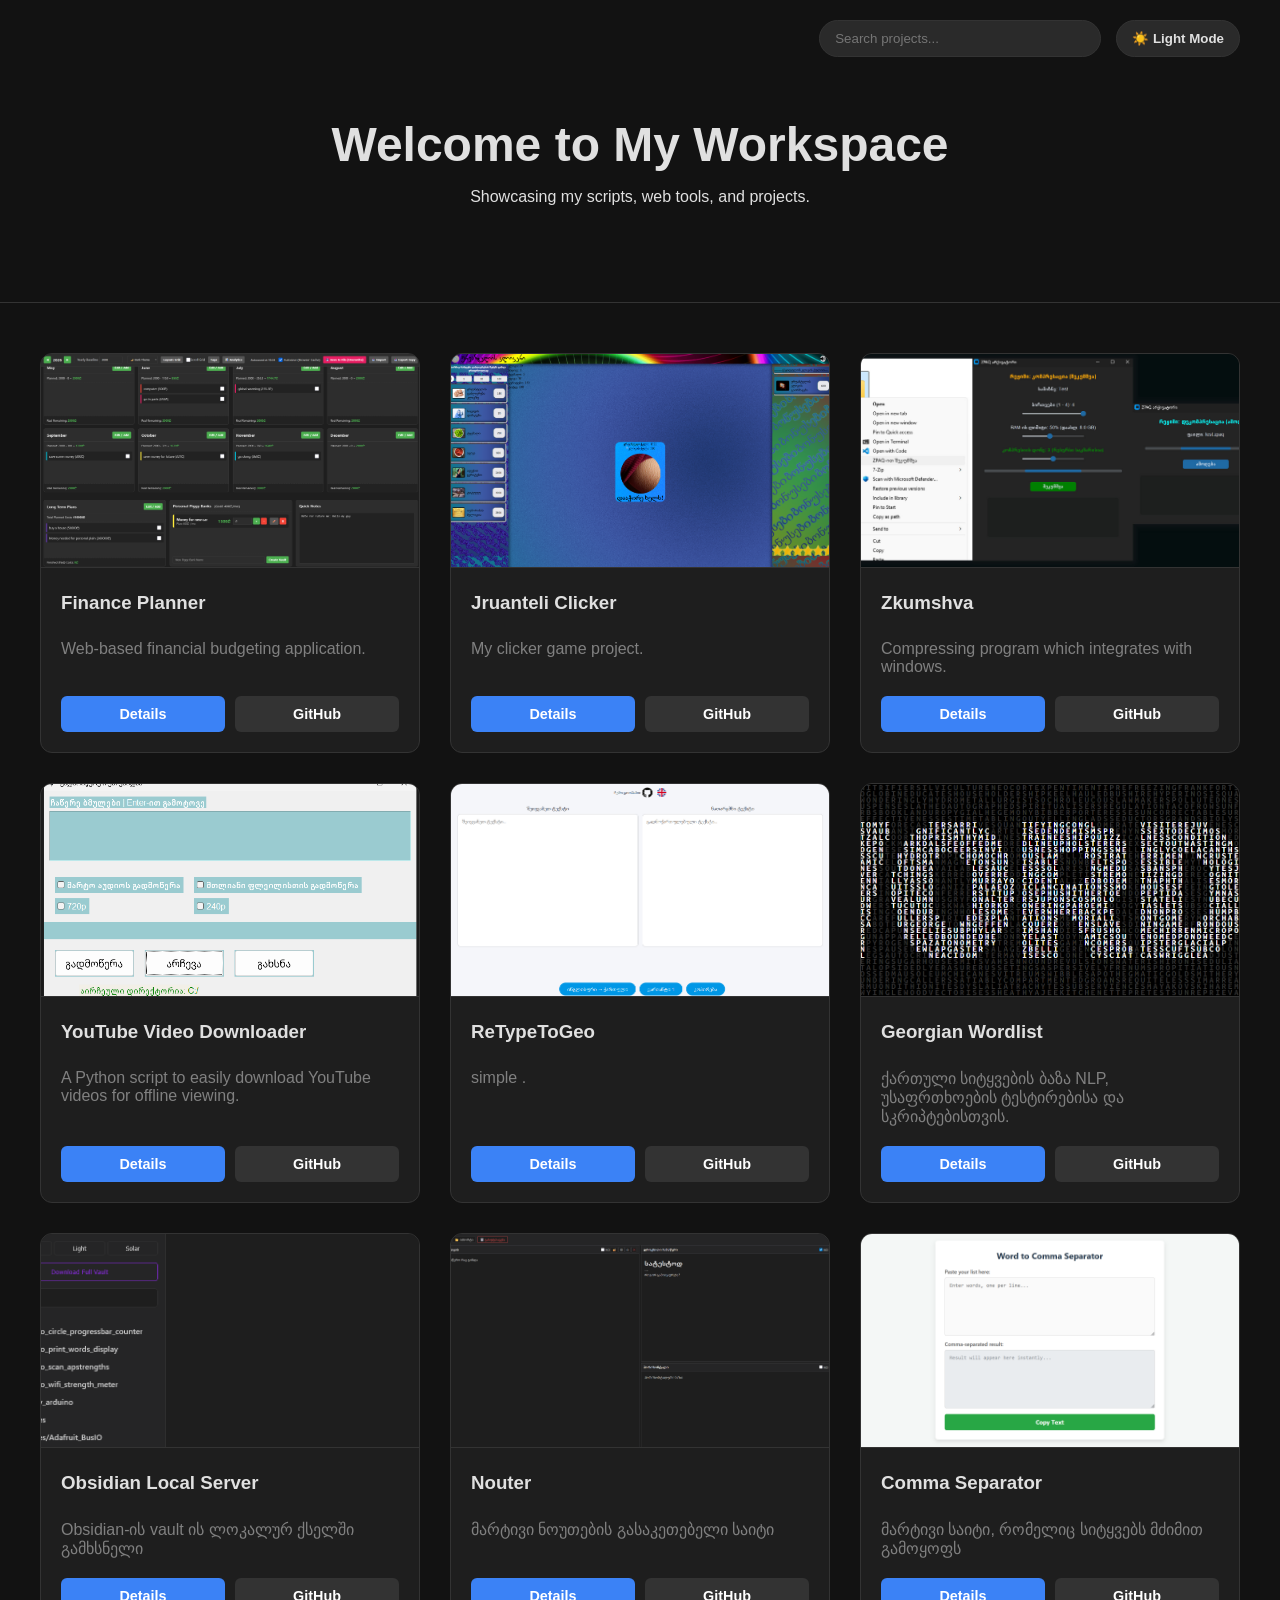
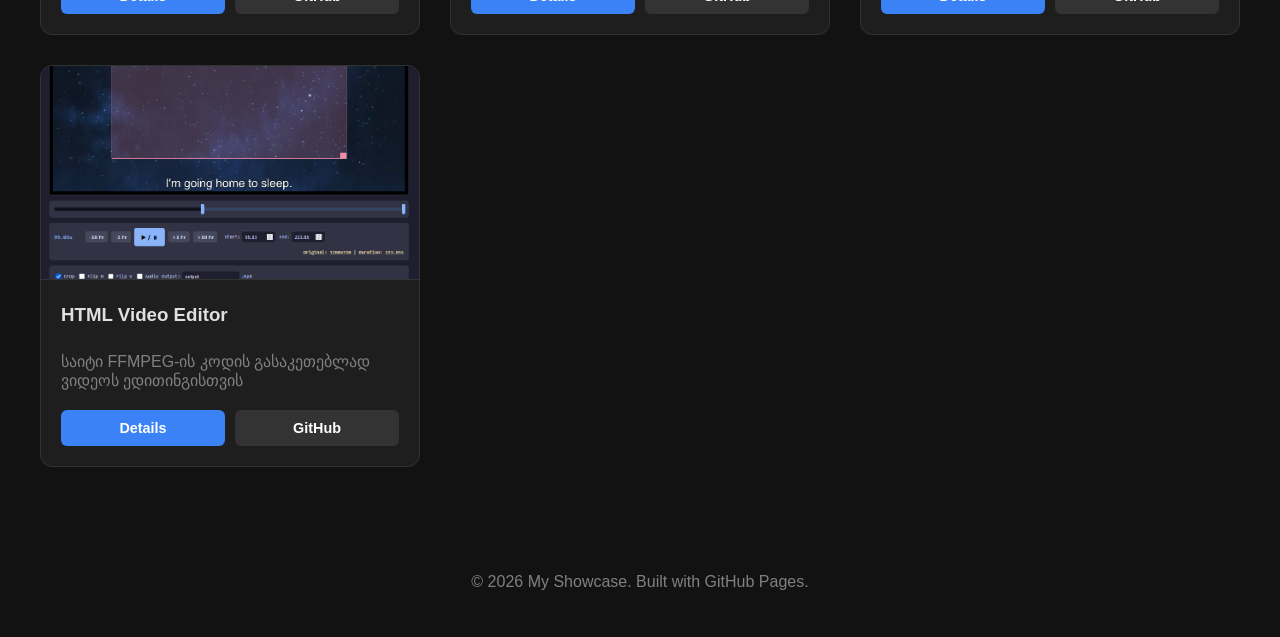
<file: index.html>
<!DOCTYPE html>
<html lang="en">
<head>
    <meta charset="UTF-8">
    <meta name="viewport" content="width=device-width, initial-scale=1.0">
    <title>My Portfolio</title>
    <link rel="stylesheet" href="style.css">
</head>
<body>
    <nav class="top-nav">
        <input type="text" id="search-input" placeholder="Search projects...">
        <button id="theme-toggle">☀️ Light Mode</button>
    </nav>

    <header class="hero">
        <h1>Welcome to My Workspace</h1>
        <p>Showcasing my scripts, web tools, and projects.</p>
    </header>
    
    <main id="project-grid" class="grid-container"></main>

    <footer>
        <p>© 2026 My Showcase. Built with GitHub Pages.</p>
    </footer>

    <script src="scrypt.js"></script>
</body>
</html>
</file>
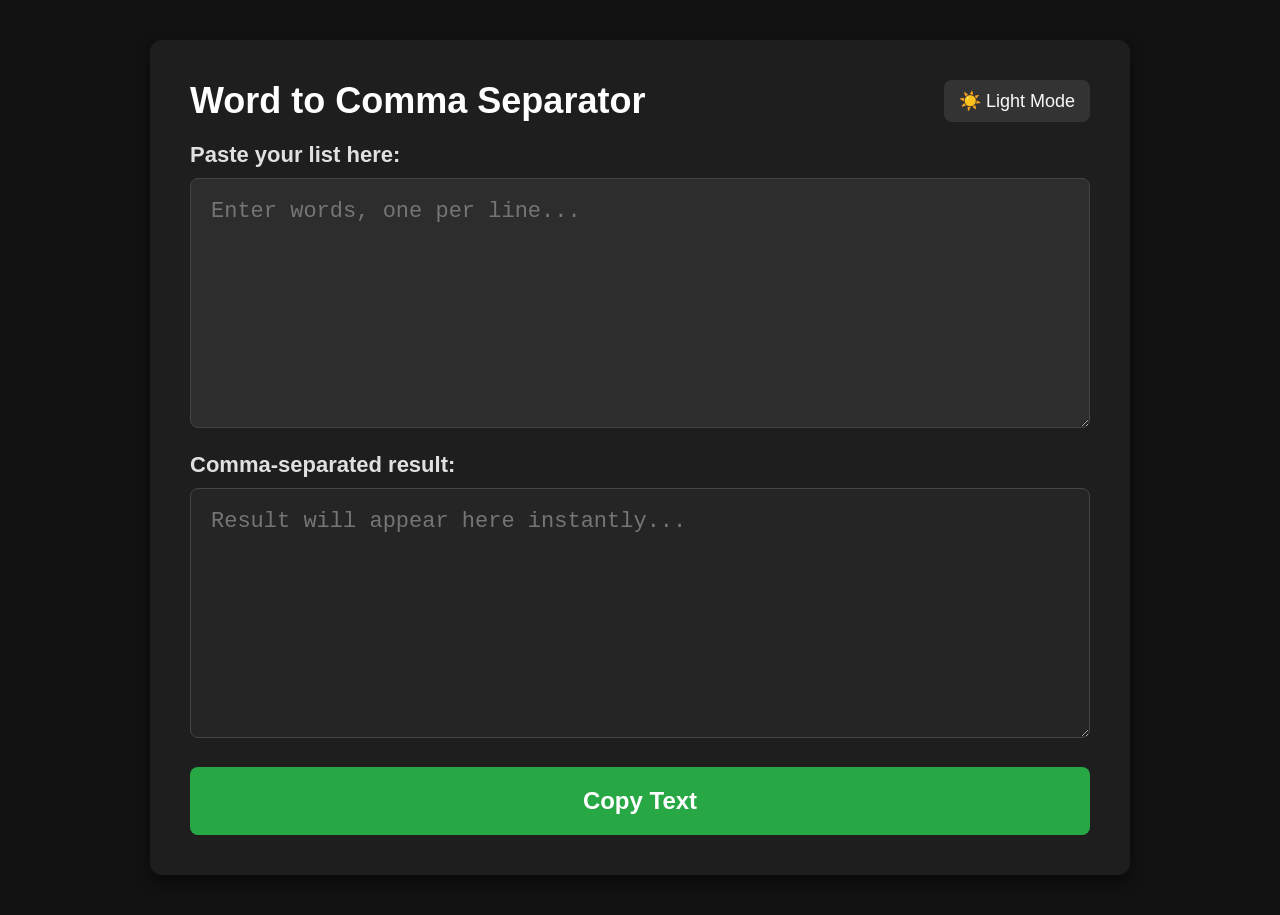
<file: projects/comma_separator/index.html>
<!DOCTYPE html>
<html lang="en">
<head>
    <meta charset="UTF-8">
    <meta name="viewport" content="width=device-width, initial-scale=1.0">
    <title>Comma Separator</title>
    <style>
        :root {
            --bg-color: #f4f7f6;
            --text-color: #333;
            --heading-color: #2c3e50;
            --container-bg: #ffffff;
            --container-shadow: rgba(0,0,0,0.1);
            --input-bg: #fafafa;
            --input-border: #ccc;
            --input-text: #333;
            --output-bg: #e9ecef;
            --output-text: #495057;
            --btn-theme-bg: #ddd;
            --btn-theme-text: #333;
        }

        [data-theme="dark"] {
            --bg-color: #121212;
            --text-color: #e0e0e0;
            --heading-color: #ffffff;
            --container-bg: #1e1e1e;
            --container-shadow: rgba(0,0,0,0.5);
            --input-bg: #2d2d2d;
            --input-border: #444;
            --input-text: #f8f9fa;
            --output-bg: #252525;
            --output-text: #ced4da;
            --btn-theme-bg: #333;
            --btn-theme-text: #f8f9fa;
        }

        body {
            font-family: 'Segoe UI', Tahoma, Geneva, Verdana, sans-serif;
            background-color: var(--bg-color);
            color: var(--text-color);
            display: flex;
            justify-content: center;
            padding: 40px 20px;
            margin: 0;
            transition: background-color 0.3s, color 0.3s;
        }
        .container {
            background: var(--container-bg);
            padding: 40px;
            border-radius: 12px;
            box-shadow: 0 8px 16px var(--container-shadow);
            width: 100%;
            max-width: 900px;
            transition: background-color 0.3s;
        }
        .header {
            display: flex;
            justify-content: space-between;
            align-items: center;
            margin-bottom: 20px;
        }
        h2 {
            margin: 0;
            font-size: 36px;
            color: var(--heading-color);
        }
        .theme-toggle {
            padding: 10px 15px;
            font-size: 18px;
            cursor: pointer;
            border: none;
            border-radius: 8px;
            background-color: var(--btn-theme-bg);
            color: var(--btn-theme-text);
            transition: 0.3s;
        }
        label {
            font-weight: 600;
            font-size: 22px;
            margin-top: 20px;
            display: block;
        }
        textarea {
            width: 100%;
            min-height: 250px;
            margin-top: 10px;
            padding: 20px;
            border: 1px solid var(--input-border);
            border-radius: 8px;
            box-sizing: border-box;
            font-family: monospace;
            font-size: 22px;
            resize: vertical;
            background-color: var(--input-bg);
            color: var(--input-text);
            transition: border-color 0.3s, background-color 0.3s, color 0.3s;
        }
        textarea:focus {
            outline: none;
            border-color: #3498db;
            box-shadow: 0 0 5px rgba(52, 152, 219, 0.3);
        }
        #output {
            background-color: var(--output-bg);
            color: var(--output-text);
        }
        .copy-btn {
            margin-top: 25px;
            width: 100%;
            padding: 20px;
            font-size: 24px;
            font-weight: bold;
            color: white;
            background-color: #28a745;
            border: none;
            border-radius: 8px;
            cursor: pointer;
            transition: background-color 0.3s;
        }
        .copy-btn:hover { background-color: #218838; }
        .copy-btn:active { background-color: #1e7e34; }
    </style>
</head>
<body>

    <div class="container">
        <div class="header">
            <h2>Word to Comma Separator</h2>
            <button id="themeToggle" class="theme-toggle">☀️ Light Mode</button>
        </div>
        
        <label for="input">Paste your list here:</label>
        <textarea id="input" placeholder="Enter words, one per line..."></textarea>
        
        <label for="output">Comma-separated result:</label>
        <textarea id="output" readonly placeholder="Result will appear here instantly..."></textarea>
        
        <button id="copyBtn" class="copy-btn" onclick="copyText()">Copy Text</button>
    </div>

    <script>
        // Theme Logic
        const themeToggle = document.getElementById('themeToggle');
        const currentTheme = localStorage.getItem('theme') || 'dark';

        function setTheme(theme) {
            document.documentElement.setAttribute('data-theme', theme);
            localStorage.setItem('theme', theme);
            themeToggle.textContent = theme === 'dark' ? '☀️ Light Mode' : '🌙 Dark Mode';
        }

        setTheme(currentTheme);

        themeToggle.addEventListener('click', () => {
            const newTheme = document.documentElement.getAttribute('data-theme') === 'dark' ? 'light' : 'dark';
            setTheme(newTheme);
        });

        // Conversion & Copy Logic
        const inputField = document.getElementById('input');
        const outputField = document.getElementById('output');
        const copyBtn = document.getElementById('copyBtn');

        inputField.addEventListener('input', () => {
            const formatted = inputField.value
                .split('\n')
                .map(word => word.trim())
                .filter(word => word.length > 0)
                .join(', ');
            
            outputField.value = formatted;
            copyBtn.textContent = 'Copy Text'; 
            copyBtn.style.backgroundColor = '#28a745';
        });

        function copyText() {
            if (!outputField.value) return;
            
            navigator.clipboard.writeText(outputField.value).then(() => {
                copyBtn.textContent = 'Copied!';
                copyBtn.style.backgroundColor = '#17a2b8'; 
                
                setTimeout(() => {
                    copyBtn.textContent = 'Copy Text';
                    copyBtn.style.backgroundColor = '#28a745';
                }, 2000);
            }).catch(err => {
                console.error('Failed to copy text: ', err);
            });
        }
    </script>

</body>
</html>
</file>
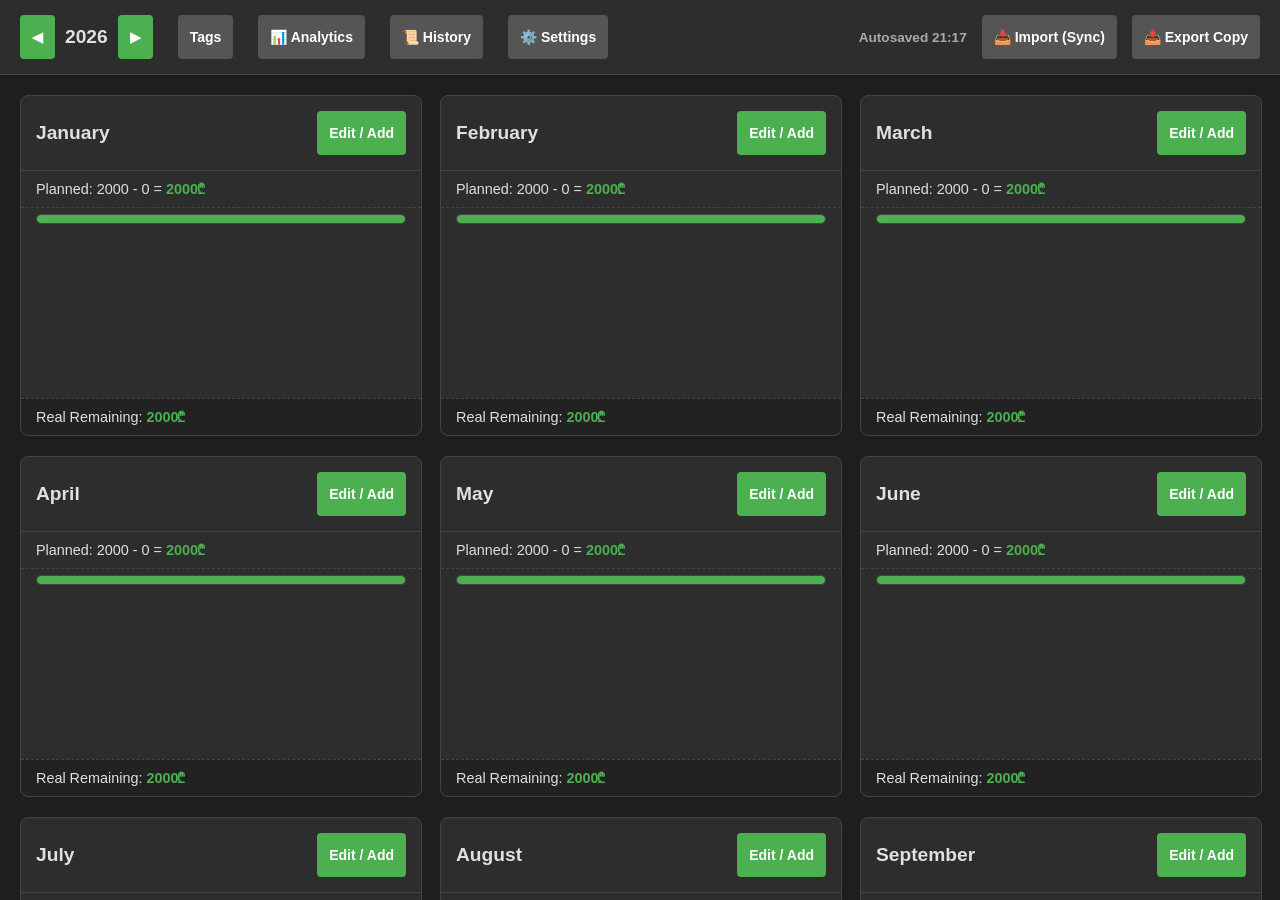
<file: projects/finance_planner/index.html>
<!DOCTYPE html>
<html lang="en">

<head>
    <meta charset="UTF-8">
    <meta name="viewport" content="width=device-width, initial-scale=1.0, maximum-scale=1.0, user-scalable=no, viewport-fit=cover">
    <title>Finance Planner Pro V24</title>
    <meta name="description" content="Personal finance planning and budgeting application">

    <!-- PWA Meta Tags -->
    <link rel="manifest" href="manifest.json">
    <meta name="theme-color" content="#4caf50">
    <meta name="mobile-web-app-capable" content="yes">
    <meta name="apple-mobile-web-app-capable" content="yes">
    <meta name="apple-mobile-web-app-status-bar-style" content="black-translucent">
    <meta name="apple-mobile-web-app-title" content="FinPlanner">
    <link rel="apple-touch-icon" href="icons/icon-192.png">
    <link rel="icon" type="image/png" sizes="192x192" href="icons/icon-192.png">
    <link rel="icon" type="image/png" sizes="512x512" href="icons/icon-512.png">

    <!-- Link to the CSS file -->
    <style>
        :root {
            --bg: #1e1e1e;
            --panel: #2d2d2d;
            --card: #222222;
            --text: #e0e0e0;
            --accent: #4caf50;
            --border: #444444;
        }

        [data-theme="light"] {
            --bg: #f5f7fa;
            --panel: #ffffff;
            --card: #f9fafb;
            --text: #1f2937;
            --accent: #3b82f6;
            --border: #e5e7eb;
        }

        [data-theme="ocean"] {
            --bg: #0f172a;
            --panel: #1e293b;
            --card: #0f172a;
            --text: #f8fafc;
            --accent: #0ea5e9;
            --border: #334155;
        }

        [data-theme="sunset"] {
            --bg: #2a1610;
            --panel: #3d2218;
            --card: #311c14;
            --text: #fde68a;
            --accent: #f97316;
            --border: #7c2d12;
        }

        [data-theme="nature"] {
            --bg: #f0f4f0;
            --panel: #ffffff;
            --card: #f8faf8;
            --text: #1b4332;
            --accent: #2d6a4f;
            --border: #b7e4c7;
        }

        [data-theme="berry"] {
            --bg: #2d1b2e;
            --panel: #4a2849;
            --card: #3a1f39;
            --text: #fce7f3;
            --accent: #ec4899;
            --border: #831843;
        }

        /* PWA standalone mode adjustments */
        @media all and (display-mode: standalone) {
            body {
                padding-top: env(safe-area-inset-top);
                padding-bottom: env(safe-area-inset-bottom);
                padding-left: env(safe-area-inset-left);
                padding-right: env(safe-area-inset-right);
            }
        }

        body {
            margin: 0;
            font-family: 'Segoe UI', Tahoma, sans-serif;
            background: var(--bg);
            color: var(--text);
            height: 100vh;
            height: 100dvh;
            display: flex;
            flex-direction: column;
            overflow: hidden;
            transition: background 0.3s, color 0.3s;
            -webkit-tap-highlight-color: transparent;
            -webkit-touch-callout: none;
            overscroll-behavior: none;
        }

        button,
        input,
        select,
        textarea {
            background: var(--panel);
            color: var(--text);
            border: 1px solid var(--border);
            padding: 8px 12px;
            border-radius: 4px;
            font-size: 14px;
            box-sizing: border-box;
        }

        button {
            background: var(--accent);
            color: white;
            cursor: pointer;
            border: none;
            font-weight: bold;
            transition: 0.2s;
            min-height: 44px;
            touch-action: manipulation;
        }

        button:hover {
            opacity: 0.8;
        }

        button:active {
            opacity: 0.6;
            transform: scale(0.97);
        }

        .btn-secondary {
            background: #555;
            color: white;
        }

        .btn-danger {
            background: #f44336;
            color: white;
        }

        .tag-badge {
            background: #444;
            color: white;
            padding: 2px 6px;
            border-radius: 4px;
            font-size: 0.8em;
            transition: 0.2s;
            cursor: pointer;
            display: inline-block;
        }

        .pos {
            color: #4caf50;
            font-weight: bold;
        }

        .neg {
            color: #f44336;
            font-weight: bold;
        }

        input[type="checkbox"] {
            transform: scale(1.6);
            cursor: pointer;
            margin: 5px;
            min-width: 22px;
            min-height: 22px;
        }

        input[type=number]::-webkit-inner-spin-button,
        input[type=number]::-webkit-outer-spin-button {
            -webkit-appearance: none;
            margin: 0;
        }

        input[type=number] {
            -moz-appearance: textfield;
        }

        header {
            background: var(--panel);
            padding: 15px 20px;
            display: flex;
            flex-wrap: wrap;
            gap: 15px;
            align-items: center;
            border-bottom: 1px solid var(--border);
            flex-shrink: 0;
        }

        #save-status {
            font-size: 0.85em;
            color: #aaa;
            margin-left: auto;
            font-weight: bold;
        }

        /* --- DASHBOARD VIEW --- */
        #dashboardView {
            flex-grow: 1;
            display: flex;
            flex-direction: column;
            overflow: hidden;
        }

        #dashScrollWrapper {
            flex-grow: 1;
            overflow-y: auto;
            padding: 20px;
            display: flex;
            flex-direction: column;
            gap: 40px;
        }

        #board {
            gap: 20px;
            flex-shrink: 0;
        }

        #board.board-horizontal {
            display: flex;
            flex-wrap: nowrap;
            overflow-x: auto;
            padding-bottom: 15px;
            align-items: flex-start;
        }

        #board.board-grid {
            display: grid;
            grid-template-columns: repeat(auto-fill, minmax(400px, 1fr));
            width: 100%;
            align-items: flex-start;
        }

        .month-col {
            background: var(--panel);
            border: 1px solid var(--border);
            border-radius: 8px;
            min-width: 400px;
            display: flex;
            flex-direction: column;
            cursor: pointer;
            transition: transform 0.1s;
            position: relative;
        }

        .month-col:hover {
            border-color: #888;
        }

        .month-header {
            padding: 15px;
            border-bottom: 1px solid var(--border);
            display: flex;
            justify-content: space-between;
            align-items: center;
            pointer-events: none;
        }

        .month-header button {
            pointer-events: auto;
        }

        .summary-top {
            padding: 10px 15px;
            font-size: 0.9em;
            border-bottom: 1px dashed var(--border);
            pointer-events: none;
        }

        .summary-bottom {
            padding: 10px 15px;
            font-size: 0.9em;
            background: var(--card);
            border-top: 1px dashed var(--border);
            border-bottom-left-radius: 8px;
            border-bottom-right-radius: 8px;
            pointer-events: none;
        }

        .items-container {
            padding: 10px;
            min-height: 150px;
            flex-grow: 1;
            display: flex;
            flex-direction: column;
            gap: 8px;
            pointer-events: none;
        }

        .board-horizontal .month-col {
            min-height: 55vh;
        }

        .board-grid.scrollable-items .items-container {
            max-height: 250px;
            overflow-y: auto;
            pointer-events: auto;
        }

        .board-grid.scrollable-items .items-container::-webkit-scrollbar {
            width: 8px;
        }

        .board-grid.scrollable-items .items-container::-webkit-scrollbar-thumb {
            background: #555;
            border-radius: 4px;
        }

        .dash-item {
            background: var(--card);
            border-left: 4px solid;
            padding: 5px 8px;
            border-radius: 3px;
            pointer-events: auto;
            cursor: grab;
            font-size: 0.88em;
            line-height: 1.3;
        }

        .dash-item.done {
            opacity: 0.4;
        }

        .dash-section-title {
            font-size: 0.75em;
            font-weight: bold;
            padding: 2px 4px;
            letter-spacing: 1px;
        }

        .budget-bar-outer {
            height: 8px;
            background: var(--card);
            border-radius: 4px;
            overflow: hidden;
            margin: 6px 15px 4px 15px;
            border: 1px solid var(--border);
        }

        .budget-bar-inner {
            height: 100%;
            border-radius: 4px;
            transition: width 0.4s ease, background 0.4s ease;
        }

        .tag-search-input {
            width: 100%;
            padding: 6px 10px;
            margin-bottom: 6px;
            border: 1px solid var(--border);
            border-radius: 4px;
            background: var(--panel);
            color: var(--text);
            font-size: 0.9em;
            box-sizing: border-box;
        }

        #bottomSections {
            display: grid;
            grid-template-columns: repeat(auto-fit, minmax(350px, 1fr));
            gap: 20px;
        }

        .special-box {
            background: var(--panel);
            border: 1px solid var(--border);
            border-radius: 8px;
            display: flex;
            flex-direction: column;
            min-height: 300px;
        }

        /* --- DEDICATED MONTH PAGE VIEW --- */
        #monthView {
            display: none;
            flex-direction: column;
            flex-grow: 1;
            overflow: hidden;
        }

        .page-header {
            background: var(--card);
            padding: 20px;
            border-bottom: 1px solid var(--border);
            display: flex;
            justify-content: space-between;
            align-items: center;
            flex-shrink: 0;
            flex-wrap: wrap;
            gap: 10px;
        }

        #pageSummaryBar {
            background: var(--panel);
            padding: 12px 20px;
            border-bottom: 1px solid var(--border);
            display: flex;
            justify-content: space-between;
            font-size: 1.1em;
            flex-shrink: 0;
            flex-wrap: wrap;
            gap: 5px;
        }

        .page-content {
            padding: 20px;
            flex-grow: 1;
            overflow-y: auto;
        }

        .page-footer {
            background: var(--panel);
            border-top: 2px solid var(--border);
            padding: 25px;
            flex-shrink: 0;
            display: flex;
            flex-direction: column;
            gap: 15px;
            position: relative;
            min-height: 150px;
        }

        /* FOOTER RESIZER */
        .resizer-bar {
            height: 8px;
            background: var(--border);
            cursor: ns-resize;
            width: 100%;
            position: absolute;
            top: 0;
            left: 0;
            transition: 0.2s;
            z-index: 10;
            display: flex;
            justify-content: center;
            align-items: center;
        }

        .resizer-bar:hover {
            background: var(--accent);
            height: 12px;
        }

        .resizer-bar::after {
            content: "===";
            color: #888;
            font-size: 0.7em;
            letter-spacing: 1px;
            font-weight: bold;
        }

        .large-inputs input,
        .large-inputs select,
        .large-inputs button {
            padding: 12px 15px;
            font-size: 1.1em;
        }

        .view-vertical {
            display: flex;
            flex-direction: column;
            gap: 12px;
        }

        .view-grid {
            display: grid;
            grid-template-columns: repeat(auto-fill, minmax(320px, 1fr));
            gap: 10px 15px;
            align-items: start;
            align-content: start;
        }

        .page-item-card {
            background: var(--card);
            border-left: 6px solid;
            padding: 15px;
            border-radius: 6px;
            border: 1px solid var(--border);
            transition: 0.2s;
            cursor: pointer;
            box-sizing: border-box;
        }

        .page-item-card:hover {
            transform: translateY(-2px);
            box-shadow: 0 4px 8px rgba(0, 0, 0, 0.2);
        }

        .page-item-card.done {
            opacity: 0.4;
        }

        .page-section-title {
            grid-column: 1 / -1;
            font-size: 1.2em;
            font-weight: bold;
            border-bottom: 2px solid var(--border);
            padding-bottom: 5px;
            margin-top: 10px;
            color: var(--text);
        }

        .color-grid {
            display: grid;
            grid-template-columns: repeat(10, 1fr);
            gap: 8px;
            max-width: 400px;
        }

        .color-swatch {
            width: 30px;
            height: 30px;
            border-radius: 50%;
            cursor: pointer;
            border: 2px solid #555;
        }

        .color-swatch.selected {
            border-color: var(--text);
            transform: scale(1.1);
        }

        .modal-overlay {
            display: none;
            position: fixed;
            top: 0;
            left: 0;
            right: 0;
            bottom: 0;
            background: rgba(0, 0, 0, 0.8);
            z-index: 200;
            align-items: center;
            justify-content: center;
        }

        .modal {
            background: var(--panel);
            padding: 25px;
            border-radius: 8px;
            border: 1px solid var(--border);
            min-width: 400px;
            max-width: 700px;
            max-height: 90vh;
            display: flex;
            flex-direction: column;
        }

        .pie-chart {
            width: 250px;
            height: 250px;
            border-radius: 50%;
            border: 2px solid var(--border);
            margin: 0 auto;
            box-shadow: 0 4px 10px rgba(0, 0, 0, 0.3);
        }

        .legend-color {
            width: 15px;
            height: 15px;
            display: inline-block;
            border-radius: 3px;
            margin-right: 8px;
            vertical-align: middle;
        }

        .adj-btn {
            border-radius: 0;
            padding: 8px 12px;
            border: none;
            font-weight: bold;
            flex-shrink: 0;
        }

        .adj-input {
            width: 100%;
            border: none;
            background: transparent;
            text-align: center;
            color: var(--text);
            font-weight: bold;
            min-width: 40px;
        }

        .adj-container {
            display: flex;
            align-items: center;
            background: var(--bg);
            border: 1px solid var(--border);
            border-radius: 4px;
            overflow: hidden;
            flex: 1;
        }

        .hist-entry {
            font-size: 0.85em;
            padding: 8px 0;
            border-bottom: 1px solid var(--border);
            display: flex;
            justify-content: space-between;
            align-items: center;
            gap: 10px;
        }

        .hist-entry:last-child {
            border-bottom: none;
        }

        .hist-time {
            color: #aaa;
            font-size: 0.85em;
            margin-top: 4px;
        }

        /* Merge UI specific */
        .merge-card {
            background: var(--card);
            border: 1px solid var(--border);
            border-radius: 6px;
            padding: 15px;
            display: flex;
            flex-direction: column;
            gap: 10px;
        }

        .merge-card.new {
            border-left: 5px solid #2196f3;
        }

        .merge-card.mod {
            border-left: 5px solid #ff9800;
        }

        .merge-card.del {
            border-left: 5px solid #f44336;
        }

        .merge-badge {
            font-size: 0.8em;
            padding: 2px 6px;
            border-radius: 4px;
            font-weight: bold;
            color: white;
            margin-right: 10px;
        }

        .btn-merge-choice {
            flex: 1;
            padding: 8px;
            border-radius: 4px;
            border: 1px solid var(--border);
            cursor: pointer;
            text-align: center;
            font-weight: bold;
            opacity: 0.4;
            background: var(--bg);
            color: var(--text);
        }

        .btn-merge-choice.active {
            opacity: 1;
            border-color: var(--accent);
            background: var(--panel);
            box-shadow: inset 0 0 0 2px var(--accent);
        }

        /* --- MOBILE RESPONSIVENESS --- */
        @media (max-width: 768px) {
            header {
                flex-direction: column;
                align-items: flex-start;
                gap: 10px;
                padding: 10px;
            }

            header>div {
                width: 100%;
                display: flex;
                justify-content: space-between;
                margin: 0 !important;
                border: none !important;
                padding: 0 !important;
                flex-wrap: wrap;
            }

            header button {
                flex-grow: 1;
                min-height: 44px;
                font-size: 0.85em;
            }

            #board.board-grid {
                grid-template-columns: 1fr;
            }

            .month-col {
                min-width: 100%;
            }

            #bottomSections {
                grid-template-columns: 1fr;
            }

            .view-grid {
                grid-template-columns: 1fr;
            }

            .modal {
                min-width: 90%;
                max-width: 95%;
                padding: 15px;
                max-height: 85vh;
            }

            .large-inputs input,
            .large-inputs select,
            .large-inputs button {
                font-size: 1em;
                padding: 10px;
                width: 100%;
                min-height: 44px;
            }

            .large-inputs {
                flex-direction: column;
                align-items: stretch;
            }

            .large-inputs>div {
                width: 100%;
            }

            .color-grid {
                grid-template-columns: repeat(5, 1fr);
            }

            .color-swatch {
                width: 36px;
                height: 36px;
            }

            .page-header>div {
                width: 100%;
                justify-content: space-between;
                flex-wrap: wrap;
            }

            .page-footer {
                max-height: 60vh;
                overflow-y: auto;
            }

            .resizer-bar {
                height: 14px;
            }

            .dash-item {
                padding: 8px 10px;
                font-size: 0.92em;
            }

            .tag-badge {
                padding: 4px 10px;
                font-size: 0.85em;
            }

            select, input[type="text"], input[type="number"] {
                min-height: 40px;
                font-size: 16px;
            }
        }

        /* Extra small devices */
        @media (max-width: 400px) {
            header {
                padding: 8px;
                gap: 6px;
            }

            header button {
                padding: 6px 8px;
                font-size: 0.78em;
            }

            .page-header {
                padding: 12px;
            }

            #dashScrollWrapper {
                padding: 10px;
                gap: 20px;
            }
        }
    </style>
</head>

<body data-theme="dark">

    <div id="dashboardView">
        <header>
            <div style="display:flex; align-items:center; gap: 10px; font-size: 1.2em;">
                <button onclick="changeYear(-1)">◀</button>
                <strong id="yearDisplay"></strong>
                <button onclick="changeYear(1)">▶</button>
            </div>

            <button class="btn-secondary" style="margin-left:10px;" onclick="openTagsModal()">Tags</button>
            <button class="btn-secondary" style="margin-left:10px;" onclick="openAnalyticsPage()">📊 Analytics</button>
            <button class="btn-secondary" style="margin-left:10px;" onclick="openHistoryModal()">📜 History</button>
            <button class="btn-secondary" style="margin-left:10px;" onclick="openSettingsModal()">⚙️ Settings</button>

            <div style="margin-left: auto; display: flex; align-items: center; gap: 15px;">
                <span id="save-status"></span>
                <input type="file" id="importFile" accept=".json" style="display:none" onchange="importJSON(event)">
                <button class="btn-secondary" onclick="document.getElementById('importFile').click()">📥 Import
                    (Sync)</button>
                <button class="btn-secondary" onclick="exportJSON()">📤 Export Copy</button>
            </div>
        </header>

        <div id="dashScrollWrapper">
            <div id="board" class="board-grid"></div>

            <div id="bottomSections">
                <div class="month-col special-box" id="longTermBox" onclick="openMonthPage('LongTerm')"></div>
                <div class="special-box" id="piggyBox"></div>
                <div class="special-box" style="padding: 15px; display:flex; flex-direction:column;">
                    <div
                        style="font-size: 1.2em; font-weight: bold; border-bottom: 1px dashed var(--border); padding-bottom: 10px; margin-bottom: 10px;">
                        Quick Notes</div>
                    <textarea id="quickNotes" style="flex-grow: 1; resize: none; background: var(--card);"
                        placeholder="Write global plans, ideas, or reminders here..."
                        oninput="updateNotes(this.value)"></textarea>
                </div>
            </div>
        </div>
    </div>

    <div id="monthView">
        <div class="page-header">
            <div style="display: flex; align-items: center; gap: 20px;">
                <button class="btn-secondary" onclick="closeMonthPage()">◀ Back (Esc)</button>
                <h2 id="pageMonthTitle" style="margin: 0;">Month Name</h2>
            </div>

            <div style="display:flex; gap: 15px; align-items: center; flex-wrap: wrap;">
                <div id="salaryOverrideContainer">
                    <label>Month Override (₾): </label>
                    <input type="text" class="num-input" id="pageSalary" placeholder="Uses year baseline if empty"
                        onchange="setMonthSalary(this.value)">
                </div>
                <div>
                    <label>Sort: </label>
                    <select id="pageSort" onchange="renderPageItems()">
                        <option value="none">Added Order</option>
                        <option value="costDesc">Highest Cost</option>
                        <option value="costAsc">Lowest Cost</option>
                        <option value="tag">Group by Tag</option>
                    </select>
                </div>
            </div>
        </div>

        <div id="pageSummaryBar"></div>
        <div class="page-content" id="pageItemsContainer" class="view-grid"></div>

        <div class="page-footer" id="pageFooterElem">
            <div id="footerResizer" class="resizer-bar"></div>

            <div style="font-size: 1.2em; font-weight: bold; margin-top: 10px;">Add New Entry</div>
            <div class="large-inputs" style="display:flex; gap: 10px; flex-wrap: wrap; align-items:center;">
                <select id="itemType" style="font-weight: bold; width: 140px;" onchange="updateTypePlaceholder()">
                    <option value="expense">➖ Expense</option>
                    <option value="income">➕ Income</option>
                </select>
                <input type="text" id="itemName" placeholder="What is it?" style="flex-grow: 1; min-width: 200px;"
                    oninput="checkAutoTag(this.value)" onkeydown="checkEnter(event)">

                <div
                    style="display:flex; align-items:center; background:var(--bg); border:1px solid var(--border); border-radius:4px; overflow:hidden;">
                    <input type="text" class="num-input math-input" id="itemCost" placeholder="Cost"
                        style="width:80px; border:none;" onkeydown="checkEnter(event)">
                    <select id="itemCurrency"
                        style="width:50px; border:none; background:transparent; font-weight:bold;">
                        <option value="GEL">₾</option>
                        <option value="USD">$</option>
                    </select>
                </div>

                <input type="text" class="num-input" id="itemQty" placeholder="Qty" value="1" style="width:70px;"
                    onkeydown="checkEnter(event)">
                <button onclick="addItem()" style="padding: 12px 30px; margin-left:auto;">Add to List (Enter)</button>
            </div>

            <div style="display:flex; flex-direction:column; gap:5px; flex-grow:1;">
                <label style="font-size:0.9em; color:#aaa; margin-top:5px;">Select Tags:</label>
                <input type="text" class="tag-search-input" id="newEntryTagSearch" placeholder="🔍 Search tags..."
                    oninput="renderNewEntryTags()">
                <div id="newEntryTagsContainer"
                    style="display:flex; gap:8px; flex-wrap:wrap; flex-grow: 1; max-height: 180px; overflow-y: auto; padding: 15px; background: var(--bg); border: 1px solid var(--border); border-radius: 6px;">
                </div>
            </div>

            <div style="display:flex; align-items: center; gap: 20px;">
                <div class="color-grid" id="colorPicker"></div>
                <div style="display:flex; flex-direction: column; gap: 5px;">
                    <label style="font-size:0.9em; color:#aaa;">Custom Color</label>
                    <input type="color" id="customColor" onchange="selectCustomColor(this.value)"
                        style="padding:0; width:40px; height:40px; cursor:pointer; border:none; background:transparent;">
                </div>
            </div>
        </div>
    </div>

    <div id="analyticsView" style="display: none; flex-direction: column; flex-grow: 1; overflow: hidden;">
        <div class="page-header">
            <div style="display: flex; align-items: center; gap: 20px;">
                <button class="btn-secondary" onclick="closeAnalyticsPage()">◀ Back (Esc)</button>
                <h2 style="margin: 0;">Analytics Dashboard</h2>
            </div>
            <div style="display:flex; gap: 10px; flex-wrap: wrap;">
                <button class="btn-secondary" onclick="analyticsType='bar'; triggerAnalytics();">Bar Chart</button>
                <button class="btn-secondary" onclick="analyticsType='pie'; triggerAnalytics();">Pie Chart</button>
                <button class="btn-secondary" onclick="analyticsType='pyramid'; triggerAnalytics();">Pyramid
                    Chart</button>
            </div>
        </div>
        <div class="page-content" style="display: flex; flex-direction: column; gap: 20px;">
            <div style="display:flex; justify-content:center; align-items:center; gap: 10px; flex-wrap: wrap;">
                <span style="font-weight:bold;">From:</span>
                <select id="aMonthFrom" onchange="triggerAnalytics()"></select>
                <select id="aYearFrom" onchange="triggerAnalytics()"></select>
                <span style="font-weight:bold; margin-left:10px;">To:</span>
                <select id="aMonthTo" onchange="triggerAnalytics()"></select>
                <select id="aYearTo" onchange="triggerAnalytics()"></select>
                <button class="btn-secondary" onclick="selectAllYearsAnalytics()">All Time</button>
                <div style="border-left: 1px solid var(--border); margin: 0 10px; height: 30px;"></div>
                <label
                    style="cursor:pointer; display:flex; align-items:center; background:var(--card); padding:6px 12px; border-radius:4px; border:1px solid var(--border); font-weight:bold;">
                    <input type="checkbox" id="aUpToCurrent" onchange="triggerAnalytics()"
                        style="margin:0 8px 0 0; transform:scale(1.2);">
                    Limit to Current Month
                </label>
            </div>
            <div style="display:flex; justify-content:center; align-items:center; gap: 10px; flex-wrap: wrap;">
                <span>Target:</span>
                <select id="analyticsTarget" onchange="triggerAnalytics()" style="font-weight:bold;">
                    <option value="expenses">➖ Expenses</option>
                    <option value="income">➕ Income</option>
                </select>
                <span style="margin-left: 10px;">Status:</span>
                <select id="analyticsStatus" onchange="triggerAnalytics()">
                    <option value="all">All (Planned + Done)</option>
                    <option value="done">Done (Paid Only)</option>
                    <option value="planned">Planned (Pending Only)</option>
                </select>
                <span style="margin-left: 10px;">Group By:</span>
                <select id="analyticsGroup" onchange="triggerAnalytics()">
                    <option value="tag">Tag Category</option>
                    <option value="color">Visual Color</option>
                    <option value="month">Month (Trend)</option>
                </select>
                <span style="margin-left: 10px; font-weight:bold; color:var(--accent);">Chart Sort:</span>
                <select id="analyticsSort" onchange="triggerAnalytics()">
                    <option value="valDesc">Value (Highest First)</option>
                    <option value="valAsc">Value (Lowest First)</option>
                    <option value="alpha">Name (A-Z)</option>
                </select>
            </div>
            <div style="display:flex; align-items:center; justify-content:center; gap:10px;">
                <button class="btn-secondary" style="padding: 4px 8px; font-size: 0.8em;"
                    onclick="aActiveTags = [...state.tags, 'Untagged', 'Base Salary']; triggerAnalytics();">✓ Select
                    All</button>
                <button class="btn-secondary" style="padding: 4px 8px; font-size: 0.8em;"
                    onclick="aActiveTags = []; triggerAnalytics();">✗ Clear All</button>
            </div>

            <input type="text" class="tag-search-input" id="analyticsTagSearch" placeholder="🔍 Search tags..."
                oninput="triggerAnalytics()" style="max-width: 400px; margin: 0 auto;">
            <div id="analyticsTagsFilter"
                style="display:flex; flex-wrap:wrap; gap:8px; justify-content:center; padding: 15px; background: var(--bg); border: 1px solid var(--border); border-radius: 6px;">
            </div>

            <div id="analyticsContent"
                style="display:flex; flex-direction:column; gap:10px; background: var(--panel); padding: 20px; border-radius: 8px; border: 1px solid var(--border);">
            </div>
        </div>
    </div>

    <!-- ALL MODALS AT ROOT LEVEL -->
    <div class="modal-overlay" id="historyModal" onclick="if(event.target===this) this.style.display='none'">
        <div class="modal" style="min-width: 550px; max-width: 700px; max-height: 80vh;">
            <div
                style="display: flex; justify-content: space-between; margin-bottom: 15px; font-size: 1.2em; font-weight:bold; flex-shrink: 0;">
                <span>📜 Global History & Audit Log</span>
                <button class="btn-danger"
                    onclick="document.getElementById('historyModal').style.display='none'">X</button>
            </div>
            <div
                style="display:flex; gap:10px; margin-bottom:15px; align-items:center; flex-wrap:wrap; background: var(--bg); padding: 10px; border-radius: 6px; border: 1px solid var(--border);">
                <strong style="font-size: 0.9em;">Clear Range:</strong>
                <input type="date" id="histFromDate"
                    style="padding: 6px; border-radius: 4px; border: 1px solid var(--border); background: var(--panel); color: var(--text);">
                <span style="color:#aaa;">to</span>
                <input type="date" id="histToDate"
                    style="padding: 6px; border-radius: 4px; border: 1px solid var(--border); background: var(--panel); color: var(--text);">
                <button class="btn-secondary" onclick="clearHistoryRange()" style="margin-left:auto;">Clear
                    Selected</button>
            </div>
            <div id="globalHistoryList"
                style="flex-grow: 1; overflow-y: auto; background: var(--bg); padding: 10px; border-radius: 4px; border: 1px solid var(--border); display:flex; flex-direction:column; gap:5px; margin-bottom: 15px;">
            </div>
            <button class="btn-danger" onclick="clearHistory()" style="padding: 12px; width:100%; flex-shrink: 0;">🗑️
                Clear ALL History</button>
        </div>
    </div>

    <div class="modal-overlay" id="spendModal" onclick="if(event.target===this) this.style.display='none'"
        style="z-index: 250;">
        <div class="modal" style="min-width: 350px;">
            <div
                style="display: flex; justify-content: space-between; margin-bottom: 15px; font-size: 1.2em; font-weight:bold;">
                <span>🛒 Spend from <span id="spendModalPiggyName" style="color:var(--accent);"></span></span>
                <button class="btn-danger"
                    onclick="document.getElementById('spendModal').style.display='none'">X</button>
            </div>
            <div style="margin-bottom: 15px; color:#aaa;">
                Available Balance: <strong id="spendModalPiggyBal" style="color:var(--text);"></strong>₾
            </div>
            <div style="display:flex; flex-direction:column; gap: 15px;">
                <div>
                    <label style="display:block; margin-bottom:5px; font-weight:bold;">What are you buying?</label>
                    <input type="text" id="spendModalItemName" placeholder="e.g., New Phone" style="width:100%;">
                </div>
                <div>
                    <label style="display:block; margin-bottom:5px; font-weight:bold;">Amount (₾)</label>
                    <input type="number" id="spendModalCost" placeholder="0.00" style="width:100%;" class="num-input">
                </div>
                <button onclick="confirmPiggySpend()"
                    style="padding: 12px; font-size: 1.1em; background:var(--accent); margin-top: 5px;">Confirm
                    Purchase</button>
            </div>
        </div>
    </div>

    <div class="modal-overlay" id="depositModal" onclick="if(event.target===this) closeDepositModal()"
        style="z-index: 250; display:none;">
        <div class="modal" style="min-width: 360px; max-width: 480px; width: 92%;">
            <div
                style="display: flex; justify-content: space-between; margin-bottom: 15px; font-size: 1.2em; font-weight:bold; align-items:center;">
                <span>🏦 Deposit to Piggy Bank</span>
                <button class="btn-danger" onclick="closeDepositModal()">X</button>
            </div>

            <div id="depositModalNoPiggies" style="display:none; padding:15px; background:rgba(244,67,54,0.1); border:1px solid #f44336; border-radius:6px; margin-bottom:15px;">
                <div style="font-weight:bold; margin-bottom:6px; color:#f44336;">No Piggy Banks Available</div>
                <div style="font-size:0.9em; margin-bottom:10px; color:#aaa;">You need to create a Personal Piggy Bank before depositing money.</div>
                <div style="display:flex; gap:8px;">
                    <input type="text" id="quickPiggyName" placeholder="New Piggy Bank Name" style="flex:1;">
                    <button onclick="quickCreatePiggy()" style="background:var(--accent); font-weight:bold;">Create</button>
                </div>
            </div>

            <div id="depositModalForm" style="display:flex; flex-direction:column; gap: 14px;">
                <div>
                    <label style="display:block; margin-bottom:5px; font-weight:bold;">Deposit from Month:</label>
                    <select id="depositModalMonth" style="width:100%; padding:10px; font-size:1em; font-weight:bold; background:var(--bg); color:var(--text); border:1px solid var(--border); border-radius:4px;">
                    </select>
                </div>

                <div>
                    <label style="display:block; margin-bottom:5px; font-weight:bold;">In Which Personal Piggy Bank?</label>
                    <select id="depositModalPiggySelect" style="width:100%; padding:10px; font-size:1em; font-weight:bold; background:var(--bg); color:var(--text); border:1px solid var(--border); border-radius:4px;" onchange="updateDepositPiggyPreview()">
                    </select>
                    <div id="depositPiggyInfo" style="margin-top:6px; font-size:0.85em; color:#aaa; display:flex; justify-content:space-between; flex-wrap:wrap; gap:5px;">
                        <span>Available Balance: <strong id="depositPiggyCurBal" style="color:var(--accent);">0.00</strong>₾</span>
                        <span id="depositPiggyGoalText"></span>
                    </div>
                </div>

                <div>
                    <label style="display:block; margin-bottom:5px; font-weight:bold;">Amount to Deposit (₾):</label>
                    <input type="text" id="depositModalAmount" class="math-input" placeholder="e.g. 150 or 50+100" style="width:100%; font-size:1.1em; padding:10px;" oninput="updateDepositAmountPreview()">
                    <div id="depositAmountPreview" style="font-size:0.85em; color:var(--accent); margin-top:4px; font-weight:bold; min-height:16px;"></div>
                </div>

                <div>
                    <label style="display:block; margin-bottom:5px; font-weight:bold;">Note / Description (Optional):</label>
                    <input type="text" id="depositModalNote" placeholder="e.g. Monthly Savings, Bonus, etc." style="width:100%; padding:10px;">
                </div>

                <button onclick="confirmPiggyDeposit()"
                    style="padding: 12px; font-size: 1.1em; background:var(--accent); font-weight:bold; margin-top: 5px;">Confirm
                    Deposit</button>
            </div>
        </div>
    </div>

    <div class="modal-overlay" id="tagsModal" onclick="if(event.target===this) this.style.display='none'">
        <div class="modal">
            <div
                style="display: flex; justify-content: space-between; margin-bottom: 20px; font-size: 1.2em; font-weight:bold;">
                <span>Manage Tags</span>
                <button class="btn-danger"
                    onclick="document.getElementById('tagsModal').style.display='none'">X</button>
            </div>
            <div style="display:flex; gap: 10px; margin-bottom: 15px;">
                <input type="text" id="newTag" placeholder="New Tag Name" style="flex-grow: 1;"
                    onkeydown="if(event.key==='Enter') addTag()">
                <button onclick="addTag()">Add Tag</button>
            </div>
            <input type="text" class="tag-search-input" id="tagsModalSearch" placeholder="🔍 Search existing tags..."
                oninput="renderTags()">
            <ul id="tagList" style="list-style: none; padding: 0; flex-grow: 1; overflow-y: auto; max-height: 40vh;">
            </ul>
        </div>
    </div>

    <div class="modal-overlay" id="settingsModal" onclick="if(event.target===this) this.style.display='none'">
        <div class="modal" style="min-width: 450px;">
            <div
                style="display: flex; justify-content: space-between; margin-bottom: 20px; font-size: 1.2em; font-weight:bold;">
                <span>⚙️ App Settings</span>
                <button class="btn-danger"
                    onclick="document.getElementById('settingsModal').style.display='none'">X</button>
            </div>
            <div style="display:flex; flex-direction:column; gap:25px; overflow-y: auto; padding-right: 10px;">
                <div style="display:flex; flex-direction:column; gap:8px;">
                    <label
                        style="font-weight:bold; font-size:1.1em; border-bottom:1px solid var(--border); padding-bottom:5px;">Appearance</label>
                    <div style="display:flex; align-items:center; gap:10px; margin-top:5px;">
                        <span>Theme: </span>
                        <select id="themeSelectModal" onchange="changeTheme(this.value)" style="flex-grow:1;">
                            <option value="dark">🌙 Dark</option>
                            <option value="light">☀️ Light</option>
                            <option value="ocean">🌊 Ocean</option>
                            <option value="sunset">🌇 Sunset</option>
                            <option value="nature">🌿 Nature</option>
                            <option value="berry">🔮 Berry</option>
                        </select>
                    </div>
                </div>
                <div style="display:flex; flex-direction:column; gap:8px;">
                    <label
                        style="font-weight:bold; font-size:1.1em; border-bottom:1px solid var(--border); padding-bottom:5px;">Layout
                        & Display</label>
                    <div style="display:flex; align-items:center; gap:10px; margin-top:5px;">
                        <span>Dashboard Layout: </span>
                        <select id="boardLayoutSetting" style="flex-grow:1;">
                            <option value="grid">Grid View</option>
                            <option value="horizontal">Horizontal Scroll</option>
                        </select>
                    </div>
                    <label style="cursor:pointer; display:flex; align-items:center; gap:8px; margin-top:5px;">
                        <input type="checkbox" id="gridScrollSetting">
                        Enable Scrollable Grid Items (Dashboard)
                    </label>
                    <div style="display:flex; align-items:center; gap:10px; margin-top:5px;">
                        <span>Month Page Layout: </span>
                        <select id="pageLayoutSetting" style="flex-grow:1;">
                            <option value="view-grid">Grid View</option>
                            <option value="view-vertical">Vertical List</option>
                        </select>
                    </div>
                </div>
                <div style="display:flex; flex-direction:column; gap:8px;">
                    <label
                        style="font-weight:bold; font-size:1.1em; border-bottom:1px solid var(--border); padding-bottom:5px;">Yearly
                        Baseline Salary</label>
                    <div style="display:flex; align-items:center; gap:10px; margin-top:5px;">
                        <span>Baseline Salary for <strong id="settingsYearHighlight"
                                style="color:var(--accent);"></strong> (₾): </span>
                        <input type="number" id="yearlySalarySetting" style="width: 100px;">
                    </div>
                    <span style="font-size:0.85em; color:#aaa; line-height:1.4;">This setting applies only to the
                        currently selected year. Change the year on the dashboard to set different baselines.</span>
                </div>
                <div style="display:flex; flex-direction:column; gap:8px;">
                    <label
                        style="font-weight:bold; font-size:1.1em; border-bottom:1px solid var(--border); padding-bottom:5px;">Data
                        & Saving</label>
                    <label style="cursor:pointer; display:flex; align-items:center; gap:8px; margin-top:5px;">
                        <input type="checkbox" id="autosave" checked onchange="autoSave()">
                        Enable Autosave (Recommended)
                    </label>
                    <div style="display:flex; align-items:center; gap:10px; margin-top:5px;">
                        <span>1 USD ($) = </span>
                        <input type="number" id="usdRateSetting" style="width: 80px;" step="0.01">
                        <span>GEL (₾)</span>
                    </div>
                </div>
                <div style="display:flex; flex-direction:column; gap:8px;">
                    <label
                        style="font-weight:bold; font-size:1.1em; border-bottom:1px solid var(--border); padding-bottom:5px;">Financial
                        Month (Salary Date)</label>
                    <label style="cursor:pointer; display:flex; align-items:center; gap:8px; margin-top:5px;">
                        <input type="checkbox" id="enableSalaryDateSetting">
                        Enable Custom Salary Date
                    </label>
                    <div style="display:flex; align-items:center; gap:10px; margin-top:5px;">
                        <span>Salary Day (1-31): </span>
                        <input type="number" id="salaryDateSetting" style="width: 60px;" min="1" max="31">
                    </div>
                </div>
                <button onclick="saveSettings()" style="padding: 12px; margin-top:10px;">💾 Save Settings</button>
                <div
                    style="display:flex; flex-direction:column; gap:8px; border-top: 1px dashed #f44336; margin-top: 5px; padding-top: 15px;">
                    <label style="font-weight:bold; font-size:1.1em; color: #f44336;">Danger Zone</label>
                    <button class="btn-danger" onclick="clearAllData()" style="padding: 10px; margin-top: 5px;">🗑️
                        Clear All Local Data (Reset)</button>
                </div>
            </div>
        </div>
    </div>

    <div class="modal-overlay" id="mergeModal" style="z-index: 300;">
        <div class="modal" style="min-width: 600px; max-width: 800px; max-height: 85vh;">
            <div
                style="display: flex; justify-content: space-between; margin-bottom: 10px; font-size: 1.3em; font-weight:bold;">
                <span>🔄 Review Incoming Sync Data</span>
                <button class="btn-danger" onclick="document.getElementById('mergeModal').style.display='none'">Cancel
                    Sync</button>
            </div>
            <p style="color:#aaa; font-size:0.9em; margin-top:0;">The imported file contains data that differs from your
                current local cache. Please review the changes below.</p>
            <div id="mergeContent"
                style="display:flex; flex-direction:column; gap:15px; overflow-y:auto; padding-right:10px; flex-grow:1; margin-bottom: 15px;">
            </div>
            <div
                style="display:flex; justify-content:space-between; align-items:center; border-top: 1px solid var(--border); padding-top: 15px; flex-shrink: 0; flex-wrap: wrap; gap: 10px;">
                <div style="display:flex; gap: 10px;">
                    <button class="btn-secondary" onclick="setAllMergeChoices('local')">Keep All Local</button>
                    <button class="btn-secondary" onclick="setAllMergeChoices('import')">Accept All Imports</button>
                </div>
                <button onclick="applyMerge()"
                    style="padding: 12px 25px; font-size: 1.1em; background:var(--accent);">Confirm & Apply
                    Merge</button>
            </div>
        </div>
    </div>

    <!-- Link to the JS file -->
    <script>
        const months = ["January", "February", "March", "April", "May", "June", "July", "August", "September", "October", "November", "December"];
        const presetColors = ["#f44336", "#e91e63", "#9c27b0", "#673ab7", "#3f51b5", "#2196f3", "#03a9f4", "#00bcd4", "#009688", "#4caf50", "#8bc34a", "#cddc39", "#ffeb3b", "#ffc107", "#ff9800", "#ff5722", "#795548", "#9e9e9e", "#607d8b", "#ffffff"];

        let state = { theme: 'dark', tags: ["Essentials", "Hardware", "Leisure", "Savings"], years: {}, longTerm: { items: [] }, piggyBanks: [], notes: "", history: [], settings: {} };

        let currentYear = new Date().getFullYear();
        let activeMonth = null;
        let selectedColor = "#4caf50";

        let analyticsType = 'bar';
        let draggedDashItemId = null; let draggedDashSourceMonth = null; let draggedPageItemId = null; let draggedPiggyId = null;
        let newEntryTags = [];

        let aYearStart = currentYear;
        let aYearEnd = currentYear;
        let aActiveTags = [];

        let mergeConflicts = [];
        let mergeImportedData = null;

        let analyticsInitialized = false;

        function fmt(num) { return Number(Math.round(num + "e2") + "e-2"); }
        function toGEL(amt, curr) { return curr === 'USD' ? amt * (state.settings.usdRate || 2.7) : amt; }
        function fmtCurr(amt, curr) { return curr === 'USD' ? '$' + fmt(amt) : fmt(amt) + '₾'; }

        function getFinancialDate() {
            let sysDate = new Date();
            let sysYear = sysDate.getFullYear();
            let sysMonthIdx = sysDate.getMonth();

            if (state.settings.enableSalaryDate && sysDate.getDate() < state.settings.salaryDate) {
                sysMonthIdx -= 1;
                if (sysMonthIdx < 0) { sysMonthIdx = 11; sysYear -= 1; }
            }
            return { year: sysYear, monthIdx: sysMonthIdx };
        }

        function logHistory(itemId, itemName, action, msg) {
            if (!state.history) state.history = [];
            state.history.unshift({
                id: Date.now().toString() + Math.random().toString(36).substr(2, 5),
                itemId, itemName, action, msg, time: Date.now()
            });
            if (state.history.length > 500) state.history.length = 500;
            autoSave();
        }

        function openHistoryModal() {
            document.getElementById('historyModal').style.display = 'flex';
            let list = document.getElementById('globalHistoryList');
            if (!state.history || state.history.length === 0) {
                list.innerHTML = `<div style="color:#aaa; text-align:center; padding: 20px;">No history recorded yet.</div>`;
                return;
            }
            list.innerHTML = state.history.map(h => {
                let actColor = h.action === 'ADD' ? '#4caf50' : (h.action === 'DELETE' ? '#f44336' : (h.action === 'ADJUST' ? '#ff9800' : '#2196f3'));
                return `
        <div class="hist-entry">
            <div style="flex-grow:1; display:flex; flex-direction:column; justify-content:center;">
                <div><strong style="color:${actColor}; font-size:0.9em; margin-right:5px;">[${h.action}]</strong> <strong>${h.itemName}</strong>: ${h.msg}</div>
                <div class="hist-time">${new Date(h.time).toLocaleString([], { month: 'short', day: 'numeric', hour: '2-digit', minute: '2-digit' })}</div>
            </div>
            <button class="btn-danger" style="padding: 6px 10px; font-weight:bold; flex-shrink:0;" onclick="deleteHistoryItem('${h.id}')">X</button>
        </div>`;
            }).join('');
        }

        function deleteHistoryItem(id) {
            state.history = state.history.filter(h => h.id !== id);
            openHistoryModal();
            autoSave();
        }

        function clearHistory() {
            if (confirm("Are you sure you want to delete all history logs?")) {
                state.history = [];
                openHistoryModal();
                autoSave();
            }
        }

        // --- 1. Clear History By Exact Date Range ---
        function clearHistoryRange() {
            let from = document.getElementById('histFromDate').value;
            let to = document.getElementById('histToDate').value;
            if (!from || !to) { alert("Please select both 'from' and 'to' dates."); return; }

            let fromDate = new Date(from);
            let toDate = new Date(to);

            // Make sure the "to" date covers the entire day up to 11:59 PM
            toDate.setHours(23, 59, 59, 999);

            if (confirm(`Are you sure you want to delete all history logs from ${from} to ${to}?`)) {
                // Keep logs that happened BEFORE the fromDate OR AFTER the toDate
                state.history = state.history.filter(h => h.time < fromDate.getTime() || h.time > toDate.getTime());
                openHistoryModal();
                autoSave();
            }
        }

        let isResizingFooter = false;
        let startY, startHeight;

        function initResizer() {
            const resizer = document.getElementById('footerResizer');
            const footer = document.getElementById('pageFooterElem');

            resizer.addEventListener('mousedown', (e) => {
                isResizingFooter = true;
                startY = e.clientY;
                startHeight = footer.offsetHeight;
                document.body.style.cursor = 'ns-resize';
                e.preventDefault();
            });

            // Touch support for resizer
            resizer.addEventListener('touchstart', (e) => {
                isResizingFooter = true;
                startY = e.touches[0].clientY;
                startHeight = footer.offsetHeight;
                e.preventDefault();
            }, { passive: false });

            document.addEventListener('mousemove', (e) => {
                if (!isResizingFooter) return;
                let diff = startY - e.clientY;
                let newHeight = startHeight + diff;
                if (newHeight < 150) newHeight = 150;
                if (newHeight > window.innerHeight * 0.8) newHeight = window.innerHeight * 0.8;
                footer.style.height = newHeight + 'px';
            });

            // Touch support for resizer
            document.addEventListener('touchmove', (e) => {
                if (!isResizingFooter) return;
                let diff = startY - e.touches[0].clientY;
                let newHeight = startHeight + diff;
                if (newHeight < 150) newHeight = 150;
                if (newHeight > window.innerHeight * 0.8) newHeight = window.innerHeight * 0.8;
                footer.style.height = newHeight + 'px';
                e.preventDefault();
            }, { passive: false });

            document.addEventListener('mouseup', () => {
                if (isResizingFooter) {
                    isResizingFooter = false;
                    document.body.style.cursor = 'default';
                }
            });

            document.addEventListener('touchend', () => {
                if (isResizingFooter) {
                    isResizingFooter = false;
                }
            });
        }

        document.addEventListener('input', e => {
            if (e.target.classList.contains('math-input')) {
                let val = e.target.value.replace(/[^0-9.\-+*\/xX() ,\n\r]/g, '');
                if (e.target.value !== val) e.target.value = val;
            } else if (e.target.classList.contains('num-input')) {
                let val = e.target.value.replace(/,/g, '.').replace(/[^0-9.\-]/g, '');
                let parts = val.split('.');
                if (parts.length > 2) val = parts[0] + '.' + parts.slice(1).join('');
                if (e.target.value !== val) e.target.value = val;
            }
        });

        document.addEventListener('keydown', function (event) {
            if ((event.ctrlKey || event.metaKey) && (event.key === 's' || event.key === 'S')) {
                event.preventDefault();
                exportJSON();
                return;
            }
            if (event.key === "Escape") {
                let modals = ['tagsModal', 'settingsModal', 'mergeModal', 'historyModal', 'spendModal', 'depositModal'];
                modals.forEach(m => {
                    let el = document.getElementById(m);
                    if (el && el.style.display === 'flex') el.style.display = 'none';
                });
                if (document.getElementById('analyticsView').style.display === 'flex') closeAnalyticsPage();
                else if (activeMonth !== null) closeMonthPage();
            }
        });

        function checkEnter(event) { if (event.key === "Enter") addItem(); }

        function init() {
            let saved = localStorage.getItem('financeDataV10');
            if (saved) { state = { ...state, ...JSON.parse(saved) }; }

            if (!state.settings) state.settings = {};
            if (state.settings.usdRate === undefined) state.settings.usdRate = 2.7;
            if (state.settings.enableSalaryDate === undefined) state.settings.enableSalaryDate = false;
            if (!state.settings.salaryDate) state.settings.salaryDate = 10;
            if (state.settings.boardLayout === undefined) state.settings.boardLayout = 'grid';
            if (state.settings.pageLayout === undefined) state.settings.pageLayout = 'view-grid';
            if (state.settings.gridScroll === undefined) state.settings.gridScroll = false;

            if (!state.history) state.history = [];
            if (state.tags) state.tags.sort((a, b) => a.localeCompare(b));

            currentYear = getFinancialDate().year;
            if (!state.years[currentYear]) generateYear(currentYear);

            for (let y in state.years) {
                if (state.years[y].yearlySalary === undefined) state.years[y].yearlySalary = 2000;
                months.forEach(m => {
                    if (state.years[y][m]) state.years[y][m].items.forEach(i => {
                        if (i.isIncome === undefined) i.isIncome = false;
                        if (typeof i.tag === 'string') { i.tags = [i.tag]; delete i.tag; }
                        if (!i.tags) i.tags = [];
                        if (!i.currency) i.currency = 'GEL';
                        if (!i.subItems) i.subItems = [];
                    });
                });
            }
            if (state.longTerm.items) state.longTerm.items.forEach(i => {
                if (typeof i.tag === 'string') { i.tags = [i.tag]; delete i.tag; }
                if (!i.tags) i.tags = [];
                if (!i.currency) i.currency = 'GEL';
                if (!i.subItems) i.subItems = [];
            });

            initResizer();
            initUI();
        }

        function initUI() {
            changeTheme(state.theme);
            document.getElementById('themeSelectModal').value = state.theme;
            document.getElementById('yearDisplay').innerText = currentYear;
            document.getElementById('quickNotes').value = state.notes;

            initColorPicker();
            updateTagSelects();
            renderBoard();
            renderExtras();
        }

        function generateYear(year, targetState = state) {
            if (!targetState.years[year]) {
                let prevSal = targetState.years[year - 1] ? targetState.years[year - 1].yearlySalary : 2000;
                targetState.years[year] = { yearlySalary: prevSal };
                months.forEach(m => targetState.years[year][m] = { salary: null, items: [] });
            }
        }

        function changeYear(dir) { currentYear += dir; document.getElementById('yearDisplay').innerText = currentYear; if (!state.years[currentYear]) generateYear(currentYear); initUI(); }
        function changeTheme(th) { state.theme = th; document.body.setAttribute('data-theme', th); autoSave(); }
        function updateNotes(val) { state.notes = val; autoSave(); }

        function openSettingsModal() {
            document.getElementById('usdRateSetting').value = state.settings.usdRate || 2.7;
            document.getElementById('enableSalaryDateSetting').checked = state.settings.enableSalaryDate;
            document.getElementById('salaryDateSetting').value = state.settings.salaryDate || 10;
            document.getElementById('themeSelectModal').value = state.theme;

            document.getElementById('settingsYearHighlight').innerText = currentYear;
            document.getElementById('yearlySalarySetting').value = state.years[currentYear].yearlySalary;

            document.getElementById('boardLayoutSetting').value = state.settings.boardLayout;
            document.getElementById('pageLayoutSetting').value = state.settings.pageLayout;
            document.getElementById('gridScrollSetting').checked = state.settings.gridScroll;

            document.getElementById('settingsModal').style.display = 'flex';
        }

        function saveSettings() {
            state.settings.usdRate = parseFloat(document.getElementById('usdRateSetting').value) || 2.7;
            state.settings.enableSalaryDate = document.getElementById('enableSalaryDateSetting').checked;
            state.settings.salaryDate = parseInt(document.getElementById('salaryDateSetting').value) || 10;

            state.settings.boardLayout = document.getElementById('boardLayoutSetting').value;
            state.settings.pageLayout = document.getElementById('pageLayoutSetting').value;
            state.settings.gridScroll = document.getElementById('gridScrollSetting').checked;

            let parsedSalary = parseFloat(document.getElementById('yearlySalarySetting').value);
            if (!isNaN(parsedSalary)) {
                state.years[currentYear].yearlySalary = parsedSalary;
            }

            document.getElementById('settingsModal').style.display = 'none';

            if (activeMonth) renderPageItems();
            renderBoard(); renderExtras(); autoSave();
        }

        function parseCostExpression(raw) {
            if (raw === null || raw === undefined) return 0;
            if (typeof raw === 'number') return isNaN(raw) ? 0 : raw;
            let s = String(raw).trim();
            if (!s) return 0;
            s = s.replace(/[₾$]/g, '').trim();
            if (!s) return 0;

            s = s.replace(/[\u2212\u2013\u2014]/g, '-').replace(/[xX\u00d7]/g, '*');

            if (!/[+\-*\/()]/.test(s)) {
                let parts = s.split(/[\s,\n\r]+/).filter(p => p.length > 0);
                if (parts.length > 1) {
                    let sum = 0;
                    let foundAny = false;
                    for (let p of parts) {
                        let num = parseFloat(p);
                        if (!isNaN(num)) {
                            sum += num;
                            foundAny = true;
                        }
                    }
                    if (foundAny) return fmt(sum);
                } else if (parts.length === 1) {
                    let num = parseFloat(parts[0]);
                    return isNaN(num) ? 0 : fmt(num);
                }
            }

            let normalized = s.replace(/[\n\r,]+/g, ' + ');
            normalized = normalized.replace(/(\d)\s+(\d)/g, '$1 + $2');
            normalized = normalized.replace(/\s+/g, ' ');

            if (/[^0-9.\-+*\/()\s]/.test(normalized)) {
                return parseFloat(s) || 0;
            }

            try {
                let evalStr = normalized.replace(/[+\-*\/]+\s*$/, '').trim();
                if (!evalStr) return parseFloat(s) || 0;
                let res = Function('"use strict"; return (' + evalStr + ')')();
                if (typeof res === 'number' && !isNaN(res) && isFinite(res)) {
                    return fmt(res);
                }
            } catch (err) {
            }
            return parseFloat(s) || 0;
        }

        function extractNumbersAndSum(text) {
            if (!text) return { count: 0, sum: 0, numbers: [] };
            let lines = text.split(/[\n\r]+/);
            let allNums = [];
            let total = 0;
            lines.forEach(line => {
                let trimmed = line.trim();
                if (!trimmed) return;
                let lineVal = parseCostExpression(trimmed);
                if (lineVal !== 0 || trimmed === '0') {
                    allNums.push(lineVal);
                    total += lineVal;
                }
            });
            return { count: allNums.length, sum: fmt(total), numbers: allNums };
        }

        function updateSubCostPreview(itemId) {
            let input = document.getElementById(`subCost-${itemId}`);
            let prev = document.getElementById(`subCostPreview-${itemId}`);
            if (!input || !prev) return;
            let val = input.value.trim();
            if (/[+\-*\/xX()]/.test(val) || /[\s,]+/.test(val)) {
                let computed = parseCostExpression(val);
                prev.style.display = 'block';
                prev.innerText = `= ${computed}₾`;
            } else {
                prev.style.display = 'none';
                prev.innerText = '';
            }
        }

        function toggleSumHelper(itemId) {
            let el = document.getElementById(`sumHelperDrawer-${itemId}`);
            if (!el) return;
            let isHidden = el.style.display === 'none' || !el.style.display;
            el.style.display = isHidden ? 'block' : 'none';
            if (isHidden) {
                let txt = document.getElementById(`sumHelperText-${itemId}`);
                if (txt) {
                    let cur = document.getElementById(`subCost-${itemId}`).value.trim();
                    if (cur && !txt.value) txt.value = cur;
                    txt.focus();
                    updateSumHelperPreview(itemId);
                }
            }
        }

        function updateSumHelperPreview(itemId) {
            let txt = document.getElementById(`sumHelperText-${itemId}`);
            let stats = document.getElementById(`sumHelperStats-${itemId}`);
            if (!txt || !stats) return;
            let res = extractNumbersAndSum(txt.value);
            stats.innerText = `Total: ${res.sum}₾ (${res.count} ${res.count === 1 ? 'number' : 'numbers'})`;
        }

        function applySumHelperToSubCost(itemId) {
            let txt = document.getElementById(`sumHelperText-${itemId}`);
            let target = document.getElementById(`subCost-${itemId}`);
            if (!txt || !target) return;
            let res = extractNumbersAndSum(txt.value);
            target.value = res.sum;
            updateSubCostPreview(itemId);
            toggleSumHelper(itemId);
            target.focus();
        }

        function updateTypePlaceholder() {
            let t = document.getElementById('itemType').value;
            document.getElementById('itemCost').placeholder = t === 'income' ? 'Amt' : 'Cost';
        }

        function renderBoard() {
            const board = document.getElementById('board');
            board.innerHTML = '';
            board.className = 'board-' + state.settings.boardLayout;

            if (state.settings.boardLayout === 'grid' && state.settings.gridScroll) {
                board.classList.add('scrollable-items');
            } else {
                board.classList.remove('scrollable-items');
            }

            let fDate = getFinancialDate();

            months.forEach(month => {
                let mData = state.years[currentYear][month];
                let sal = mData.salary !== null ? mData.salary : state.years[currentYear].yearlySalary;

                let incomes = mData.items.filter(i => i.isIncome); let expenses = mData.items.filter(i => !i.isIncome);
                let plannedIncome = fmt(incomes.reduce((s, i) => s + toGEL(i.cost * i.qty, i.currency), 0));
                let actualIncome = fmt(incomes.filter(i => i.done).reduce((s, i) => s + toGEL(i.cost * i.qty, i.currency), 0));
                let plannedSpent = fmt(expenses.reduce((s, i) => s + toGEL(i.cost * i.qty, i.currency), 0));
                let actualSpent = fmt(expenses.filter(i => i.done).reduce((s, i) => s + toGEL(i.cost * i.qty, i.currency), 0));

                let plannedRem = fmt(sal + plannedIncome - plannedSpent); let actualRem = fmt(sal + actualIncome - actualSpent);

                let isCurrentMonth = (currentYear === fDate.year && month === months[fDate.monthIdx]);

                let col = document.createElement('div');
                col.className = 'month-col';
                if (isCurrentMonth) {
                    col.style.cssText = `border: 2px solid var(--accent); box-shadow: 0 0 12px rgba(76, 175, 80, 0.4);`;
                }

                col.onclick = () => openMonthPage(month);
                col.ondragover = (e) => e.preventDefault(); col.ondrop = (e) => dropToMonth(e, month);
                let mathString = plannedIncome > 0 ? `Budget: ${sal} + ${plannedIncome} - ${plannedSpent} = <strong class="${plannedRem >= 0 ? 'pos' : 'neg'}">${plannedRem}₾</strong>` : `Planned: ${sal} - ${plannedSpent} = <strong class="${plannedRem >= 0 ? 'pos' : 'neg'}">${plannedRem}₾</strong>`;

                let incHtml = incomes.map(item => `
            <div class="dash-item ${item.done ? 'done' : ''}" style="border-color: ${item.color}" 
                 onclick="event.stopPropagation();" draggable="true" ondragstart="dashDragStart(event, '${item.id}', '${month}'); event.stopPropagation();"
                 ondragover="event.preventDefault();" ondrop="dashDropOnItem(event, '${item.id}', '${month}');">
                <div style="display:flex; justify-content:space-between; align-items:center;">
                    <span style="color: var(--accent);">➕ ${item.name} (${fmtCurr(item.cost * item.qty, item.currency)})</span>
                    <input type="checkbox" ${item.done ? 'checked' : ''} onchange="toggleDone('${month}', '${item.id}'); event.stopPropagation();">
                </div>
            </div>`).join('');

                let expHtml = expenses.map(item => `
            <div class="dash-item ${item.done ? 'done' : ''}" style="border-color: ${item.color}" 
                 onclick="event.stopPropagation();" draggable="true" ondragstart="dashDragStart(event, '${item.id}', '${month}'); event.stopPropagation();"
                 ondragover="event.preventDefault();" ondrop="dashDropOnItem(event, '${item.id}', '${month}');">
                <div style="display:flex; justify-content:space-between; align-items:center;">
                    <span>${item.name} (${fmtCurr(item.cost * item.qty, item.currency)})</span>
                    <input type="checkbox" ${item.done ? 'checked' : ''} onchange="toggleDone('${month}', '${item.id}'); event.stopPropagation();">
                </div>
            </div>`).join('');

                let combinedHtml = '';
                if (incomes.length > 0) combinedHtml += `<div class="dash-section-title" style="color:var(--accent);">INCOME</div>` + incHtml;
                if (expenses.length > 0) combinedHtml += `<div class="dash-section-title" style="color:#aaa; border-top:1px dashed var(--border); margin-top:5px;">EXPENSES</div>` + expHtml;

                let badgeHtml = isCurrentMonth ? `<span style="background:var(--accent); color:white; font-size:0.65em; padding:2px 8px; border-radius:12px; position:absolute; top:-12px; right:15px; font-weight:bold; box-shadow: 0 2px 5px rgba(0,0,0,0.5);">CURRENT</span>` : '';

                let budgetBarPct = sal > 0 ? Math.max(0, Math.min(100, (actualRem / sal) * 100)) : (actualRem >= 0 ? 100 : 0);
                let barColor;
                if (budgetBarPct > 60) barColor = '#4caf50';
                else if (budgetBarPct > 40) barColor = '#8bc34a';
                else if (budgetBarPct > 25) barColor = '#ff9800';
                else if (budgetBarPct > 10) barColor = '#ff5722';
                else barColor = '#f44336';

                col.innerHTML = `
            ${badgeHtml}
            <div class="month-header"><strong style="font-size: 1.2em;">${month}</strong><button onclick="openMonthPage('${month}'); event.stopPropagation();">Edit / Add</button></div>
            <div class="summary-top">${mathString}</div>
            <div class="budget-bar-outer" title="Budget: ${budgetBarPct.toFixed(0)}% remaining"><div class="budget-bar-inner" style="width:${budgetBarPct}%; background:${barColor};"></div></div>
            <div class="items-container" id="col-${month}">${combinedHtml}</div>
            <div class="summary-bottom">Real Remaining: <strong class="${actualRem >= 0 ? 'pos' : 'neg'}">${actualRem}₾</strong></div>
        `;
                board.appendChild(col);
            });
            autoSave();
        }

        function renderExtras() {
            let lt = state.longTerm; let incomes = lt.items.filter(i => i.isIncome); let expenses = lt.items.filter(i => !i.isIncome);
            let ltPlanned = fmt(expenses.reduce((s, i) => s + toGEL(i.cost * i.qty, i.currency), 0));
            let ltFinished = fmt(expenses.filter(i => i.done).reduce((s, i) => s + toGEL(i.cost * i.qty, i.currency), 0));
            let incText = incomes.length > 0 ? ` (+${fmt(incomes.reduce((s, i) => s + toGEL(i.cost * i.qty, i.currency), 0))}₾ Inc)` : '';

            document.getElementById('longTermBox').onclick = () => openMonthPage('LongTerm');
            document.getElementById('longTermBox').innerHTML = `
        <div class="month-header"><strong style="font-size: 1.2em;">Long Term Plans</strong><button onclick="openMonthPage('LongTerm'); event.stopPropagation();">Edit / Add</button></div>
        <div class="summary-top">Total Planned Costs: <strong>${ltPlanned}₾</strong> ${incText}</div>
        <div class="items-container" ondragover="event.preventDefault()" ondrop="dropToMonth(event, 'LongTerm')">
            ${lt.items.map(item => `
                <div class="dash-item ${item.done ? 'done' : ''}" style="border-color: ${item.color}" onclick="event.stopPropagation();" draggable="true" ondragstart="dashDragStart(event, '${item.id}', 'LongTerm'); event.stopPropagation();" ondragover="event.preventDefault()" ondrop="dashDropOnItem(event, '${item.id}', 'LongTerm');">
                    <div style="display:flex; justify-content:space-between; align-items:center;">
                        <span style="color: ${item.isIncome ? 'var(--accent)' : 'inherit'};">${item.isIncome ? '➕' : ''} ${item.name} (${fmtCurr(item.cost * item.qty, item.currency)})</span>
                        <input type="checkbox" ${item.done ? 'checked' : ''} onchange="toggleDone('LongTerm', '${item.id}'); event.stopPropagation();">
                    </div>
                </div>`).join('')}
        </div>
        <div class="summary-bottom">Finished (Paid) Costs: <strong class="pos">${ltFinished}₾</strong></div>
    `;

            let totalPlanMonthly = fmt(state.piggyBanks.reduce((s, p) => s + (p.monthlyPlan || 0), 0));
            let monthlyPlanHtml = totalPlanMonthly > 0 ? `<span style="font-size:0.85em; color:#aaa; margin-left: 10px;">(Goal: ${totalPlanMonthly}₾/mo)</span>` : '';

            document.getElementById('piggyBox').innerHTML = `
        <div class="month-header" style="border-bottom: 1px dashed var(--border); display:flex; justify-content:space-between; align-items:center;">
            <div><strong style="font-size: 1.2em;">Personal Piggy Banks ${monthlyPlanHtml}</strong></div>
            <button class="btn-secondary" style="padding:4px 8px; font-size:0.85em; background:rgba(76,175,80,0.2); border:1px solid var(--accent); color:var(--text);" onclick="openDepositModal()">🏦 Deposit from Month</button>
        </div>
        <div style="padding:15px; display:flex; flex-direction:column; gap:10px; flex-grow:1; overflow-y:auto;">
            ${state.piggyBanks.map(p => `
                <div style="background:var(--card); padding:12px; border-radius:6px; border-left:6px solid ${p.color}; display:flex; justify-content:space-between; align-items:center; flex-wrap:wrap; gap:10px; cursor:grab;"
                     draggable="true" ondragstart="piggyDragStart(event, '${p.id}')" ondragover="event.preventDefault()" ondrop="piggyDrop(event, '${p.id}')">
                    ${p.isEditing ? `
                        <input type="text" id="piggyName-${p.id}" value="${p.name}" style="flex-grow:1; min-width: 100px;">
                        <input type="text" class="num-input" id="piggyPlan-${p.id}" value="${p.monthlyPlan || ''}" placeholder="Plan/mo ₾" style="width:80px;">
                        <input type="color" id="piggyColor-${p.id}" value="${p.color}" style="padding:0; width:30px; height:30px; cursor:pointer; border:none; background:transparent;">
                        <button onclick="savePiggy('${p.id}')">Save</button>
                        ` : `
                            <div style="flex-grow:1; pointer-events:none; min-width: 70px;">
                                <strong style="font-size:1.1em;">${p.name}</strong>
                                ${p.monthlyPlan ? `<div style="font-size:0.85em; color:#aaa;">Plan: ${p.monthlyPlan}₾ / mo</div>` : ''}
                            </div>
                            
                            <div style="display:flex; align-items:center; gap:15px; flex-wrap:wrap; margin-left:auto; justify-content:flex-end;">
                                <div style="font-size:1.3em; font-weight:bold; color:var(--accent); white-space:nowrap;">${fmt(p.balance)}₾</div>
                                <div style="display:flex; gap:4px; align-items:center; flex-wrap:wrap; justify-content:flex-end;">
                                    <input type="text" class="num-input" id="piggyVal-${p.id}" placeholder="₾" style="width:70px;">
                                    <button class="btn-secondary" style="background:#2196f3; color:white; font-weight:bold;" onclick="spendFromPiggy('${p.id}')">🛒 Spend</button>
                                    <button onclick="updatePiggy('${p.id}', 1)">+</button>
                                    <button class="btn-danger" onclick="updatePiggy('${p.id}', -1)">-</button>
                                    <button class="btn-secondary" style="margin-left:3px;" onclick="togglePiggyEdit('${p.id}')">✏️</button>
                                    <button class="btn-danger" onclick="deletePiggy('${p.id}')">X</button>
                                </div>
                            </div>
                        `}
                </div>
            `).join('')}
            <div style="margin-top:auto; border-top:1px dashed var(--border); padding-top:15px; display:flex; gap:10px;">
                <input type="text" id="newPiggyName" placeholder="New Piggy Bank Name" style="flex-grow:1;" onkeydown="if(event.key==='Enter') addPiggy()">
                <button onclick="addPiggy()">Create Vault</button>
            </div>
        </div>
    `;
        }

        let currentSpendPiggyId = null;

        function spendFromPiggy(id) {
            let b = state.piggyBanks.find(p => p.id === id);
            if (!b) return;
            currentSpendPiggyId = id;

            document.getElementById('spendModalPiggyName').innerText = b.name;
            document.getElementById('spendModalPiggyBal').innerText = fmt(b.balance);
            document.getElementById('spendModalItemName').value = '';
            document.getElementById('spendModalCost').value = '';

            document.getElementById('spendModal').style.display = 'flex';
            setTimeout(() => document.getElementById('spendModalItemName').focus(), 100);
        }

        function confirmPiggySpend() {
            let b = state.piggyBanks.find(p => p.id === currentSpendPiggyId);
            if (!b) return;

            let itemName = document.getElementById('spendModalItemName').value.trim();
            let cost = parseFloat(document.getElementById('spendModalCost').value);

            if (!itemName) { alert("Please enter what you are buying."); return; }
            if (isNaN(cost) || cost <= 0) { alert("Please enter a valid amount."); return; }
            if (cost > b.balance) {
                if (!confirm(`Warning: This is more than your available balance of ${fmt(b.balance)}₾. Continue anyway?`)) return;
            }

            b.balance = fmt(b.balance - cost);
            logHistory(b.id, b.name, 'ADJUST', `Spent ${cost}₾ on ${itemName}`);

            let fDate = getFinancialDate();
            let targetMonth = months[fDate.monthIdx];
            let targetYear = fDate.year;
            if (!state.years[targetYear]) generateYear(targetYear);

            let itemsArr = state.years[targetYear][targetMonth].items;

            if (!state.tags.includes("Savings Transfer")) state.tags.push("Savings Transfer");
            if (!state.tags.includes("Piggy Purchase")) state.tags.push("Piggy Purchase");
            if (!state.tags.includes("Piggy Bank")) state.tags.push("Piggy Bank");

            let existingExp = itemsArr.find(i => !i.isIncome && i.name === b.name && (i.tags.includes("Piggy Purchase") || i.tags.includes("Piggy Bank")));

            if (existingExp) {
                existingExp.subItems.push({ name: itemName, cost: cost });
                existingExp.cost = fmt(existingExp.cost + cost);
                logHistory(existingExp.id, existingExp.name, 'EDIT', `Added sub-item: ${itemName} (${cost}₾)`);
            } else {
                let newExp = {
                    id: Date.now().toString() + "E", name: b.name,
                    cost: cost, qty: 1, tags: ["Piggy Purchase", "Piggy Bank"], color: b.color,
                    done: true, isEditing: false, isIncome: false, currency: 'GEL',
                    subItems: [{ name: itemName, cost: cost }]
                };
                itemsArr.push(newExp);
                logHistory(newExp.id, newExp.name, 'ADD', `Created Piggy Purchase item with sub-item: ${itemName}`);
            }

            let incName = `Transfer from ${b.name}`;
            let existingInc = itemsArr.find(i => i.isIncome && i.name === incName && i.tags.includes("Savings Transfer"));

            if (existingInc) {
                existingInc.cost = fmt(existingInc.cost + cost);
            } else {
                let newInc = {
                    id: Date.now().toString() + "I", name: incName,
                    cost: cost, qty: 1, tags: ["Savings Transfer"], color: b.color,
                    done: true, isEditing: false, isIncome: true, currency: 'GEL', subItems: []
                };
                itemsArr.push(newInc);
            }

            state.tags.sort((a, b) => a.localeCompare(b));
            updateTagSelects();

            document.getElementById('spendModal').style.display = 'none';

            renderExtras();
            renderBoard();
            if (activeMonth === targetMonth) renderPageItems();
            autoSave();
        }

        function openDepositModal(sourceMonth, targetPiggyId) {
            let fDate = getFinancialDate();
            let defMonth = sourceMonth || (activeMonth && activeMonth !== 'LongTerm' ? activeMonth : months[fDate.monthIdx]);

            let monthSel = document.getElementById('depositModalMonth');
            monthSel.innerHTML = months.map(m => `<option value="${m}" ${m === defMonth ? 'selected' : ''}>${m} ${currentYear}</option>`).join('');

            let piggySel = document.getElementById('depositModalPiggySelect');
            let noBox = document.getElementById('depositModalNoPiggies');
            let formBox = document.getElementById('depositModalForm');

            if (!state.piggyBanks || state.piggyBanks.length === 0) {
                noBox.style.display = 'block';
                formBox.style.display = 'none';
            } else {
                noBox.style.display = 'none';
                formBox.style.display = 'flex';
                piggySel.innerHTML = state.piggyBanks.map(p => `
                    <option value="${p.id}" ${p.id === targetPiggyId ? 'selected' : ''}>${p.name} (Balance: ${fmt(p.balance)}₾)</option>
                `).join('');
                updateDepositPiggyPreview();
            }

            document.getElementById('depositModalAmount').value = '';
            document.getElementById('depositModalNote').value = '';
            document.getElementById('depositAmountPreview').innerText = '';

            let modal = document.getElementById('depositModal');
            modal.style.display = 'flex';
            setTimeout(() => {
                let amtInput = document.getElementById('depositModalAmount');
                if (amtInput && formBox.style.display !== 'none') amtInput.focus();
            }, 100);
        }

        function closeDepositModal() {
            let m = document.getElementById('depositModal');
            if (m) m.style.display = 'none';
        }

        function updateDepositPiggyPreview() {
            let selId = document.getElementById('depositModalPiggySelect').value;
            let p = (state.piggyBanks || []).find(x => x.id === selId);
            if (!p) return;
            document.getElementById('depositPiggyCurBal').innerText = fmt(p.balance);
            document.getElementById('depositPiggyGoalText').innerText = p.monthlyPlan ? `Monthly Goal: ${p.monthlyPlan}₾` : '';
        }

        function updateDepositAmountPreview() {
            let input = document.getElementById('depositModalAmount');
            let prev = document.getElementById('depositAmountPreview');
            if (!input || !prev) return;
            let val = input.value.trim();
            if (/[+\-*\/xX()]/.test(val) || /[\s,]+/.test(val)) {
                let computed = parseCostExpression(val);
                prev.innerText = `= ${computed}₾`;
            } else {
                prev.innerText = '';
            }
        }

        function quickCreatePiggy() {
            let n = document.getElementById('quickPiggyName').value.trim();
            if (!n) return;
            let newId = Date.now().toString();
            state.piggyBanks.push({ id: newId, name: n, balance: 0, monthlyPlan: null, color: selectedColor, isEditing: false });
            logHistory(newId, n, 'ADD', `Created Piggy Bank`);
            renderExtras(); autoSave();
            document.getElementById('quickPiggyName').value = '';
            openDepositModal(document.getElementById('depositModalMonth').value, newId);
        }

        function confirmPiggyDeposit() {
            let piggyId = document.getElementById('depositModalPiggySelect').value;
            let b = state.piggyBanks.find(p => p.id === piggyId);
            if (!b) { alert("Please select a piggy bank."); return; }

            let targetMonth = document.getElementById('depositModalMonth').value;
            if (!targetMonth) { alert("Please select a source month."); return; }

            let amtRaw = document.getElementById('depositModalAmount').value;
            let amount = parseCostExpression(amtRaw);
            if (isNaN(amount) || amount <= 0) {
                alert("Please enter a valid deposit amount.");
                return;
            }

            let note = document.getElementById('depositModalNote').value.trim();

            b.balance = fmt(b.balance + amount);
            logHistory(b.id, b.name, 'ADJUST', `Deposited ${amount}₾ from ${targetMonth} ${currentYear}`);

            if (!state.years[currentYear]) generateYear(currentYear);
            let itemsArr = state.years[currentYear][targetMonth].items;

            if (!state.tags.includes("Savings")) state.tags.push("Savings");
            if (!state.tags.includes("Piggy Bank")) state.tags.push("Piggy Bank");
            if (!state.tags.includes("Piggy Deposit")) state.tags.push("Piggy Deposit");

            let expName = `Deposit to ${b.name}`;
            let existingExp = itemsArr.find(i => !i.isIncome && i.name === expName && (i.tags.includes("Piggy Bank") || i.tags.includes("Piggy Deposit")));
            let subNote = note || `Deposit (${new Date().toLocaleDateString([], { month: 'short', day: 'numeric' })})`;

            if (existingExp) {
                if (!existingExp.subItems) existingExp.subItems = [];
                existingExp.subItems.push({ name: subNote, cost: amount });
                existingExp.cost = fmt(existingExp.cost + amount);
                logHistory(existingExp.id, existingExp.name, 'EDIT', `Added deposit sub-item: ${subNote} (${amount}₾)`);
            } else {
                let newExp = {
                    id: Date.now().toString() + "D",
                    name: expName,
                    cost: amount,
                    qty: 1,
                    tags: ["Savings", "Piggy Bank", "Piggy Deposit"],
                    color: b.color || selectedColor,
                    done: true,
                    isEditing: false,
                    isIncome: false,
                    currency: 'GEL',
                    subItems: [{ name: subNote, cost: amount }]
                };
                itemsArr.push(newExp);
                logHistory(newExp.id, newExp.name, 'ADD', `Created ${expName} with ${amount}₾`);
            }

            state.tags.sort((a, b) => a.localeCompare(b));
            updateTagSelects();

            closeDepositModal();
            renderExtras();
            renderBoard();
            if (activeMonth === targetMonth) renderPageItems();
            autoSave();
        }


        function piggyDragStart(ev, id) { draggedPiggyId = id; }
        function piggyDrop(ev, targetId) { ev.preventDefault(); if (draggedPiggyId === targetId || !draggedPiggyId) return; let arr = state.piggyBanks; let dIdx = arr.findIndex(p => p.id === draggedPiggyId); let tIdx = arr.findIndex(p => p.id === targetId); arr.splice(tIdx, 0, arr.splice(dIdx, 1)[0]); draggedPiggyId = null; renderExtras(); autoSave(); }

        function addPiggy() {
            let n = document.getElementById('newPiggyName').value;
            if (n) {
                let newId = Date.now().toString();
                state.piggyBanks.push({ id: newId, name: n, balance: 0, monthlyPlan: null, color: selectedColor, isEditing: false });
                logHistory(newId, n, 'ADD', `Created Piggy Bank`);
                renderExtras(); autoSave();
            }
        }
        function togglePiggyEdit(id) { state.piggyBanks.find(p => p.id === id).isEditing = true; renderExtras(); }
        function savePiggy(id) {
            let b = state.piggyBanks.find(p => p.id === id);
            let oldName = b.name;
            b.name = document.getElementById(`piggyName-${id}`).value;
            let pv = document.getElementById(`piggyPlan-${id}`).value;
            b.monthlyPlan = pv !== "" ? parseFloat(pv) : null;
            b.color = document.getElementById(`piggyColor-${id}`).value;
            b.isEditing = false;
            logHistory(id, b.name, 'EDIT', `Updated Vault Settings`);
            renderExtras(); autoSave();
        }
        function updatePiggy(id, mult) {
            let amt = parseFloat(document.getElementById(`piggyVal-${id}`).value) || 0;
            let b = state.piggyBanks.find(p => p.id === id);
            if (b && amt > 0) {
                b.balance = fmt(b.balance + (amt * mult));
                logHistory(id, b.name, 'ADJUST', `${mult > 0 ? 'Added' : 'Removed'} ${amt}₾`);
                renderExtras(); autoSave();
            }
        }
        function deletePiggy(id) {
            if (confirm("Delete this Piggy Bank?")) {
                let b = state.piggyBanks.find(p => p.id === id);
                logHistory(id, b.name, 'DELETE', `Deleted Piggy Bank`);
                state.piggyBanks = state.piggyBanks.filter(p => p.id !== id);
                renderExtras(); autoSave();
            }
        }

        function renderNewEntryTags() {
            let searchVal = (document.getElementById('newEntryTagSearch') ? document.getElementById('newEntryTagSearch').value : '').toLowerCase();
            let filteredTags = state.tags.filter(t => !searchVal || t.toLowerCase().includes(searchVal));
            document.getElementById('newEntryTagsContainer').innerHTML = filteredTags.map(t => {
                let isSel = newEntryTags.includes(t);
                return `<span class="tag-badge" style="opacity: ${isSel ? 1 : 0.4}; padding: 6px 12px; font-size: 0.9em; margin: 2px;" onclick="toggleNewEntryTag('${t}')">${t}</span>`;
            }).join('');
            if (filteredTags.length === 0 && searchVal) {
                document.getElementById('newEntryTagsContainer').innerHTML = '<span style="color:#aaa; font-size:0.9em;">No tags match "' + searchVal + '"</span>';
            }
        }
        function toggleNewEntryTag(t) { if (newEntryTags.includes(t)) newEntryTags = newEntryTags.filter(x => x !== t); else newEntryTags.push(t); renderNewEntryTags(); }

        function getActiveItemsArray() { return activeMonth === 'LongTerm' ? state.longTerm.items : state.years[currentYear][activeMonth].items; }
        function openMonthPage(month) { activeMonth = month; document.getElementById('dashboardView').style.display = 'none'; document.getElementById('monthView').style.display = 'flex'; if (month === 'LongTerm') { document.getElementById('pageMonthTitle').innerText = "Long Term Plans"; document.getElementById('salaryOverrideContainer').style.display = 'none'; } else { document.getElementById('pageMonthTitle').innerText = `${month} ${currentYear} Planning`; document.getElementById('salaryOverrideContainer').style.display = 'block'; document.getElementById('pageSalary').value = state.years[currentYear][month].salary || ''; } renderPageItems(); }
        function closeMonthPage() { activeMonth = null; document.getElementById('monthView').style.display = 'none'; document.getElementById('dashboardView').style.display = 'flex'; renderBoard(); renderExtras(); }
        function setMonthSalary(val) { if (activeMonth !== 'LongTerm') { state.years[currentYear][activeMonth].salary = val === "" ? null : parseFloat(val); renderPageItems(); autoSave(); } }

        function checkAutoTag(val) { if (!val) return; let firstWord = val.trim().split(' ')[0].toLowerCase(); let match = state.tags.find(t => t.toLowerCase() === firstWord); if (match && !newEntryTags.includes(match)) { newEntryTags.push(match); renderNewEntryTags(); } }

        function addItem() {
            let nameInput = document.getElementById('itemName'); let costInput = document.getElementById('itemCost'); let qtyInput = document.getElementById('itemQty'); let typeInput = document.getElementById('itemType').value; let currInput = document.getElementById('itemCurrency').value;
            if (!nameInput.value) return;
            let item = { id: Date.now().toString(), name: nameInput.value, cost: parseCostExpression(costInput.value), qty: parseFloat(qtyInput.value) || 1, tags: [...newEntryTags], color: selectedColor, done: false, isEditing: false, isIncome: typeInput === 'income', currency: currInput, subItems: [] };
            getActiveItemsArray().push(item);

            logHistory(item.id, item.name, 'ADD', `Created at ${item.cost} ${item.currency}`);

            nameInput.value = ''; costInput.value = ''; qtyInput.value = '1'; document.getElementById('itemName').focus(); newEntryTags = []; renderNewEntryTags(); renderPageItems(); autoSave();
        }

        function syncSubItems(id) {
            let item = getActiveItemsArray().find(i => i.id === id);
            if (!item || !item.subItems || item.subItems.length === 0) return;
            let total = 0;
            item.subItems.forEach((sub, sIdx) => {
                let nameEl = document.getElementById(`editSubName-${id}-${sIdx}`);
                let costEl = document.getElementById(`editSubCost-${id}-${sIdx}`);
                if (nameEl && costEl) {
                    sub.name = nameEl.value.trim() || sub.name;
                    let parsed = parseCostExpression(costEl.value);
                    sub.cost = parsed;
                }
                total += sub.cost;
            });
            item.cost = fmt(total);
            let mainCostEl = document.getElementById(`editCost-${id}`);
            if (mainCostEl) mainCostEl.value = total;
        }

        function addSubItem(itemId) {
            syncSubItems(itemId);
            let item = getActiveItemsArray().find(i => i.id === itemId);
            if (!item) return;
            if (!item.subItems) item.subItems = [];

            let n = document.getElementById(`subName-${itemId}`).value.trim();
            let cStr = document.getElementById(`subCost-${itemId}`).value;
            let c = parseCostExpression(cStr);

            if (n) {
                item.subItems.push({ name: n, cost: c });
                item.cost = fmt(item.subItems.reduce((acc, s) => acc + s.cost, 0));

                logHistory(itemId, item.name, 'EDIT', `Added split sub-item: ${n} (${c})`);
                renderPageItems();
                autoSave();
            }
        }

        function deleteSubItem(itemId, subIdx) {
            syncSubItems(itemId);
            let item = getActiveItemsArray().find(i => i.id === itemId);
            if (!item || !item.subItems) return;

            let removed = item.subItems.splice(subIdx, 1)[0];
            item.cost = item.subItems.length > 0 ? item.subItems.reduce((acc, s) => acc + s.cost, 0) : 0;

            logHistory(itemId, item.name, 'EDIT', `Removed split sub-item: ${removed.name}`);
            renderPageItems();
            autoSave();
        }

        function adjustEditCost(id, mult) {
            let costInput = document.getElementById(`editCost-${id}`);
            let adjInput = document.getElementById(`adjustCost-${id}`);
            let item = getActiveItemsArray().find(i => i.id === id);

            if (item && item.subItems && item.subItems.length > 0) {
                alert("This item has sub-items attached. Please add or adjust sub-items instead of modifying the main sum.");
                adjInput.value = '';
                return;
            }

            let cost = parseCostExpression(costInput.value); let adj = parseCostExpression(adjInput.value);
            if (adj > 0) {
                let newCost = fmt(cost + (adj * mult));
                costInput.value = newCost;

                let itemName = document.getElementById(`editName-${id}`).value;
                let verb = mult > 0 ? "Added" : "Reduced";
                logHistory(id, itemName, 'ADJUST', `${verb} ${adj}. New cost: ${newCost}`);

                adjInput.value = '';
            }
        }

        function renderPageItems() {
            if (!activeMonth) return;
            let arr = getActiveItemsArray(); let items = [...arr]; let sortType = document.getElementById('pageSort').value;
            if (sortType === 'costDesc') items.sort((a, b) => toGEL(b.cost * b.qty, b.currency) - toGEL(a.cost * a.qty, a.currency));
            if (sortType === 'costAsc') items.sort((a, b) => toGEL(a.cost * a.qty, a.currency) - toGEL(b.cost * b.qty, b.currency));
            if (sortType === 'tag') items.sort((a, b) => { let tA = a.tags[0] || ''; let tB = b.tags[0] || ''; return tA.localeCompare(tB); });

            let incomes = items.filter(i => i.isIncome); let expenses = items.filter(i => !i.isIncome);
            let plannedIncome = fmt(incomes.reduce((s, i) => s + toGEL(i.cost * i.qty, i.currency), 0));
            let actualIncome = fmt(incomes.filter(i => i.done).reduce((s, i) => s + toGEL(i.cost * i.qty, i.currency), 0));
            let plannedSpent = fmt(expenses.reduce((s, i) => s + toGEL(i.cost * i.qty, i.currency), 0));
            let actualSpent = fmt(expenses.filter(i => i.done).reduce((s, i) => s + toGEL(i.cost * i.qty, i.currency), 0));

            if (activeMonth === 'LongTerm') {
                document.getElementById('pageSummaryBar').innerHTML = `<span>Total Planned Costs: <strong>${plannedSpent}₾</strong> ${plannedIncome > 0 ? `(+${plannedIncome}₾ Inc)` : ''}</span><span>Finished (Paid): <strong class="pos">${actualSpent}₾</strong></span>`;
            } else {
                let sal = state.years[currentYear][activeMonth].salary !== null ? state.years[currentYear][activeMonth].salary : state.years[currentYear].yearlySalary;
                let plannedRem = fmt(sal + plannedIncome - plannedSpent); let actualRem = fmt(sal + actualIncome - actualSpent);
                let str = plannedIncome > 0 ? `Budget: ${sal} + ${plannedIncome} - ${plannedSpent} = ` : `Planned: ${sal} - ${plannedSpent} = `;
                document.getElementById('pageSummaryBar').innerHTML = `<span>${str} <strong class="${plannedRem >= 0 ? 'pos' : 'neg'}">${plannedRem}₾</strong></span><span>Real Remaining: <strong class="${actualRem >= 0 ? 'pos' : 'neg'}">${actualRem}₾</strong></span>`;
            }

            const renderCard = (item) => {
                if (item.isEditing) {
                    let quickColorsHtml = presetColors.map(c => `
                <div class="color-swatch ${item.color === c ? 'selected' : ''}" 
                     style="background:${c}; width: 22px; height: 22px; border:1px solid #555; cursor:pointer;" 
                     onclick="document.getElementById('editColor-${item.id}').value='${c}'; this.parentElement.querySelectorAll('.color-swatch').forEach(e=>e.classList.remove('selected')); this.classList.add('selected');">
                </div>
            `).join('');

                    let itemHistHtml = (state.history || []).filter(h => h.itemId === item.id).map(h => `
                <div class="hist-entry" style="padding:4px 0;">
                    <span>[${h.action}] ${h.msg}</span>
                    <span class="hist-time" style="font-size:0.8em;">${new Date(h.time).toLocaleString([], { month: 'short', day: 'numeric', hour: '2-digit', minute: '2-digit' })}</span>
                </div>
            `).join('');
                    if (!itemHistHtml) itemHistHtml = `<div style="color:#aaa; font-size:0.85em;">No history yet.</div>`;

                    let hasSubItems = item.subItems && item.subItems.length > 0;

                    return `
            <div class="page-item-card" style="border-left-color: ${item.color}; display:flex; flex-direction:column; gap:12px; cursor:default;" 
                 onclick="event.stopPropagation();"
                 onkeydown="if(event.key==='Enter' && event.target.tagName !== 'BUTTON' && !event.target.id.includes('subName') && !event.target.id.includes('subCost')) { saveEditItem('${item.id}'); event.preventDefault(); }">
                <div style="display:flex; justify-content:space-between; align-items:center; flex-wrap: wrap; gap: 5px;">
                    <select id="editType-${item.id}" style="font-weight:bold; width: 120px;">
                        <option value="expense" ${!item.isIncome ? 'selected' : ''}>➖ Expense</option>
                        <option value="income" ${item.isIncome ? 'selected' : ''}>➕ Income</option>
                    </select>
                    <div style="display:flex; gap: 8px; margin-left: auto;">
                        <button onclick="saveEditItem('${item.id}')" style="padding: 10px 18px; font-size: 1.1em; border-radius: 6px;">💾 Save</button>
                        <button class="btn-secondary" onclick="toggleEditItem('${item.id}')" style="padding: 10px 18px; font-size: 1.1em; border-radius: 6px;">X</button>
                    </div>
                </div>
                <input type="text" id="editName-${item.id}" value="${item.name}" style="width:100%; font-size: 1.1em; padding: 10px;" placeholder="Name">
                <div style="display:flex; gap:8px; align-items:center; flex-wrap:wrap;">
                    <div style="display:flex; align-items:center; background:var(--bg); border:1px solid var(--border); border-radius:4px; overflow:hidden; flex:1; min-width: 120px;">
                        <input type="text" class="num-input" id="editCost-${item.id}" value="${item.cost}" style="width:100%; border:none; min-width:50px; padding: 10px; ${hasSubItems ? 'opacity:0.5;' : ''}" ${hasSubItems ? 'readonly title="Cost is determined by sub-items"' : ''} placeholder="Cost">
                        <select id="editCurrency-${item.id}" style="width:55px; border:none; background:transparent; font-weight:bold;">
                            <option value="GEL" ${item.currency === 'GEL' ? 'selected' : ''}>₾</option>
                            <option value="USD" ${item.currency === 'USD' ? 'selected' : ''}>$</option>
                        </select>
                    </div>
                    <span style="font-weight:bold; color:#aaa; font-size: 1.2em;">x</span>
                    <input type="text" class="num-input" id="editQty-${item.id}" value="${item.qty}" style="width:60px; padding: 10px;" placeholder="Qty">
                </div>
                
                ${!hasSubItems ? `
                <div class="adj-container" style="width: 100%;">
                    <button class="adj-btn btn-danger" onclick="adjustEditCost('${item.id}', -1)" style="padding: 10px 15px;">-</button>
                    <input type="text" class="num-input adj-input" id="adjustCost-${item.id}" placeholder="Quick Adjust Amount (±)" style="padding: 10px;" onkeydown="if(event.key==='Enter') { adjustEditCost('${item.id}', 1); event.stopPropagation(); event.preventDefault(); }">
                    <button class="adj-btn btn-secondary" style="background:var(--accent); padding: 10px 15px;" onclick="adjustEditCost('${item.id}', 1)">+</button>
                </div>` : ''}
                
                <div style="margin-top:10px; border-top:1px dashed var(--border); padding-top:10px;">
                    <div style="font-size:0.9em; font-weight:bold; color:var(--accent); margin-bottom:8px;">Sub-Tasks / Split Costs:</div>
                    <div style="display:flex; flex-direction:column; gap:6px; margin-bottom:10px;">
                        ${(item.subItems || []).map((sub, sIdx) => `
                            <div style="display:flex; justify-content:space-between; background:var(--bg); padding:6px 8px; border-radius:4px; border:1px solid var(--border); gap:10px; align-items:center;">
                                <input type="text" id="editSubName-${item.id}-${sIdx}" value="${sub.name}" oninput="syncSubItems('${item.id}')" style="flex:1; padding:6px; min-width:100px;">
                                <div style="display:flex; gap:10px; align-items:center;">
                                    <input type="text" class="math-input" id="editSubCost-${item.id}-${sIdx}" value="${sub.cost}" oninput="syncSubItems('${item.id}')" onblur="this.value=parseCostExpression(this.value); syncSubItems('${item.id}');" title="Cost or math formula" style="width:80px; padding:6px; text-align:right;">
                                    <button class="btn-danger" style="padding:6px 10px; font-size:0.9em; font-weight:bold;" onclick="deleteSubItem('${item.id}', ${sIdx})">X</button>
                                </div>
                            </div>
                        `).join('')}
                    </div>
                    <div style="display:flex; gap:6px; flex-wrap: wrap; align-items: center;">
                        <input type="text" id="subName-${item.id}" placeholder="Sub-item name" style="flex:1; min-width: 120px; padding: 8px;" onkeydown="if(event.key==='Enter') { addSubItem('${item.id}'); event.stopPropagation(); event.preventDefault(); }">
                        <div style="position:relative; display:inline-flex; align-items:center;">
                            <input type="text" class="math-input" id="subCost-${item.id}" placeholder="Cost (e.g. 10+20)" title="Enter numbers or formula to sum (e.g. 15+20+35 or 15 20 35)" style="width:130px; padding:8px 30px 8px 8px;" oninput="updateSubCostPreview('${item.id}')" onkeydown="if(event.key==='Enter') { addSubItem('${item.id}'); event.stopPropagation(); event.preventDefault(); }">
                            <button type="button" title="Multi-number Sum Calculator" onclick="toggleSumHelper('${item.id}')" style="position:absolute; right:2px; padding:3px 6px; font-size:0.9em; background:transparent; border:none; cursor:pointer; color:var(--accent); font-weight:bold;">∑</button>
                        </div>
                        <button onclick="addSubItem('${item.id}')" style="padding: 8px 14px; background: #2196f3; flex-shrink: 0; white-space: nowrap; font-weight:bold;">Add</button>
                    </div>
                    <div id="subCostPreview-${item.id}" style="font-size:0.85em; color:var(--accent); font-weight:bold; margin-top:4px; display:none;"></div>
                    <div id="sumHelperDrawer-${item.id}" style="display:none; margin-top:8px; padding:10px; background:rgba(0,0,0,0.25); border:1px solid var(--border); border-radius:6px;">
                        <div style="display:flex; justify-content:space-between; align-items:center; margin-bottom:5px;">
                            <span style="font-size:0.85em; font-weight:bold; color:var(--text);">🔢 Sum Multiple Numbers</span>
                            <button type="button" class="btn-secondary" style="padding:2px 6px; font-size:0.75em;" onclick="toggleSumHelper('${item.id}')">Close</button>
                        </div>
                        <div style="font-size:0.75em; color:#aaa; margin-bottom:6px;">Type or paste lots of numbers below (separated by spaces, +, commas, or new lines):</div>
                        <textarea id="sumHelperText-${item.id}" placeholder="12.50&#10;45&#10;19.99&#10;30" style="width:100%; height:60px; font-family:monospace; font-size:0.85em; padding:6px; background:var(--bg); border:1px solid var(--border); border-radius:4px; color:var(--text); resize:vertical;" oninput="updateSumHelperPreview('${item.id}')"></textarea>
                        <div style="display:flex; justify-content:space-between; align-items:center; margin-top:6px;">
                            <span id="sumHelperStats-${item.id}" style="font-weight:bold; color:var(--accent); font-size:0.9em;">Total: 0.00₾ (0 numbers)</span>
                            <button type="button" style="padding:5px 12px; font-size:0.85em; background:var(--accent); font-weight:bold;" onclick="applySumHelperToSubCost('${item.id}')">Insert Sum</button>
                        </div>
                    </div>
                </div>
                
                <div style="display:flex; gap:8px; flex-wrap:wrap; margin-top:10px; background: var(--bg); padding: 15px; border-radius: 6px; border: 1px solid var(--border); max-height: 150px; overflow-y: auto;" id="editTagsGroup-${item.id}">
                    ${state.tags.map(t => {
                        let isSel = item.tags.includes(t);
                        return `
                        <label style="cursor:pointer; margin:0;">
                            <input type="checkbox" value="${t}" class="edit-tag-cb-${item.id}" ${isSel ? 'checked' : ''} style="display:none;" onchange="this.nextElementSibling.style.opacity = this.checked ? 1 : 0.4">
                            <span class="tag-badge" style="opacity: ${isSel ? 1 : 0.4}; display:inline-block; padding: 6px 10px; font-size:0.9em;">${t}</span>
                        </label>`;
                    }).join('')}
                </div>
                
                <div style="display:flex; align-items:center; gap:10px; margin-top:10px; border-top: 1px dashed var(--border); padding-top: 10px;">
                    <div style="display:flex; flex-wrap:wrap; gap: 6px; flex:1;">
                        ${quickColorsHtml}
                    </div>
                    <div style="display:flex; flex-direction:column; align-items:center; gap:2px;">
                        <span style="font-size:0.75em; color:#aaa;">Custom</span>
                        <input type="color" id="editColor-${item.id}" value="${item.color}" style="padding:0; width:35px; height:35px; cursor:pointer; border:none; background:transparent;">
                    </div>
                </div>
                <div style="margin-top:10px; border-top:1px dashed var(--border); padding-top:10px;">
                    <div style="font-size:0.85em; font-weight:bold; color:var(--accent); margin-bottom:5px;">Item History:</div>
                    <div style="max-height: 100px; overflow-y:auto; background:var(--bg); padding:5px 8px; border-radius:4px;">
                        ${itemHistHtml}
                    </div>
                </div>
            </div>`;
                } else {
                    let hasSubItems = item.subItems && item.subItems.length > 0;
                    let conversionHtml = item.currency === 'USD' ? `<span style="font-size:0.85em; color:#aaa; margin-left:5px;">(~${fmt(toGEL(item.qty * item.cost, 'USD'))}₾)</span>` : '';
                    return `
            <div class="page-item-card ${item.done ? 'done' : ''}" style="border-color: ${item.color}"
                 onclick="toggleEditItem('${item.id}')" draggable="true" ondragstart="pageItemDragStart(event, '${item.id}')" 
                 ondragover="event.preventDefault()" ondrop="pageItemDrop(event, '${item.id}')">
                <div style="display:flex; justify-content:space-between; align-items:center; margin-bottom:10px;">
                    <strong style="font-size: 1.2em; color: ${item.isIncome ? 'var(--accent)' : 'inherit'}">${item.isIncome ? '➕' : ''} ${item.name}</strong>
                    <div>
                        <button class="btn-danger" style="padding: 4px 8px;" onclick="deleteItem('${item.id}'); event.stopPropagation();">X</button>
                    </div>
                </div>
                <div style="font-size: 1.1em; margin-bottom: 10px;">${item.qty}x ${fmtCurr(item.cost, item.currency)} = <b style="font-size: 1.2em;">${fmtCurr(item.qty * item.cost, item.currency)}</b> ${conversionHtml}</div>
                
                ${hasSubItems ? `
                    <div style="margin: 10px 0; background: var(--bg); padding: 10px; border-radius: 6px; border: 1px solid var(--border);">
                        <div style="font-size: 0.8em; color: var(--accent); margin-bottom: 6px; font-weight:bold; letter-spacing:1px; text-transform: uppercase;">Included Items:</div>
                        <ul style="margin: 0; padding-left: 20px; font-size: 0.9em; color: var(--text);">
                            ${item.subItems.map(s => `<li style="margin-bottom:3px;">${s.name} - <strong>${s.cost}</strong></li>`).join('')}
                        </ul>
                    </div>
                ` : ''}

                <div style="display:flex; justify-content:space-between; align-items:center;">
                    <div style="display:flex; gap:4px; flex-wrap:wrap;">${item.tags.map(t => `<span class="tag-badge" onclick="event.stopPropagation();">${t}</span>`).join('')}</div>
                    <label style="cursor:pointer;" onclick="event.stopPropagation();"><input type="checkbox" ${item.done ? 'checked' : ''} onchange="toggleDone('${activeMonth}', '${item.id}');"> Mark Done</label>
                </div>
            </div>`;
                }
            };

            let container = document.getElementById('pageItemsContainer');
            container.className = 'page-content ' + state.settings.pageLayout;
            let incHtml = incomes.map(renderCard).join('');
            let expHtml = expenses.map(renderCard).join('');

            container.innerHTML = `
        ${incomes.length > 0 ? `<div class="page-section-title" style="color:var(--accent);">➕ Income</div>${incHtml}` : ''}
        ${expenses.length > 0 ? `<div class="page-section-title">➖ Expenses</div>${expHtml}` : ''}
    `;
        }

        function toggleEditItem(id) { let item = getActiveItemsArray().find(i => i.id === id); if (item) { item.isEditing = !item.isEditing; renderPageItems(); } }

        function saveEditItem(id) {
            syncSubItems(id);
            let item = getActiveItemsArray().find(i => i.id === id);
            if (item) {
                let newName = document.getElementById(`editName-${id}`).value;

                let hasSubItems = item.subItems && item.subItems.length > 0;
                let newCost = hasSubItems ? item.cost : parseCostExpression(document.getElementById(`editCost-${id}`).value);

                if (item.name !== newName || (!hasSubItems && item.cost !== newCost)) {
                    logHistory(id, newName, 'EDIT', `Changed properties (Name: ${item.name}->${newName}, Cost: ${item.cost}->${newCost})`);
                }

                item.name = newName;
                if (!hasSubItems) item.cost = newCost;

                item.qty = parseFloat(document.getElementById(`editQty-${id}`).value) || 1;
                item.isIncome = document.getElementById(`editType-${id}`).value === 'income';
                item.currency = document.getElementById(`editCurrency-${id}`).value;
                item.color = document.getElementById(`editColor-${id}`).value;
                let checkboxes = document.querySelectorAll(`.edit-tag-cb-${id}:checked`);
                item.tags = Array.from(checkboxes).map(cb => cb.value);
                item.isEditing = false; renderPageItems(); autoSave();
            }
        }

        function deleteItem(id) {
            if (confirm("Are you sure you want to delete this entry?")) {
                let arr = getActiveItemsArray();
                let idx = arr.findIndex(i => i.id === id);
                let item = arr[idx];

                logHistory(id, item.name, 'DELETE', `Item deleted (${item.cost} ${item.currency})`);

                arr.splice(idx, 1);
                renderPageItems();
                autoSave();
            }
        }

        function toggleDone(targetMonth, id) {
            let arr = targetMonth === 'LongTerm' ? state.longTerm.items : state.years[currentYear][targetMonth].items;
            let item = arr.find(i => i.id === id);
            if (item) {
                item.done = !item.done;
                logHistory(id, item.name, 'EDIT', `Marked as ${item.done ? 'Done' : 'Pending'}`);
            }
            if (activeMonth === targetMonth) renderPageItems(); else { renderBoard(); renderExtras(); }
            autoSave();
        }

        function dashDragStart(ev, id, sourceMonth) { draggedDashItemId = id; draggedDashSourceMonth = sourceMonth; ev.dataTransfer.setData("id", id); ev.dataTransfer.setData("sourceMonth", sourceMonth); }
        function dropToMonth(ev, targetMonth) { let id = ev.dataTransfer.getData("id"); let sourceMonth = ev.dataTransfer.getData("sourceMonth"); if (sourceMonth && sourceMonth !== targetMonth) { let sArr = sourceMonth === 'LongTerm' ? state.longTerm.items : state.years[currentYear][sourceMonth].items; let tArr = targetMonth === 'LongTerm' ? state.longTerm.items : state.years[currentYear][targetMonth].items; tArr.push(sArr.splice(sArr.findIndex(i => i.id === id), 1)[0]); renderBoard(); renderExtras(); } }
        function dashDropOnItem(ev, targetId, targetMonth) { ev.preventDefault(); ev.stopPropagation(); if (!draggedDashItemId) return; let sArr = draggedDashSourceMonth === 'LongTerm' ? state.longTerm.items : state.years[currentYear][draggedDashSourceMonth].items; let tArr = targetMonth === 'LongTerm' ? state.longTerm.items : state.years[currentYear][targetMonth].items; let dIdx = sArr.findIndex(i => i.id === draggedDashItemId); let [draggedItem] = sArr.splice(dIdx, 1); let tIdx = tArr.findIndex(i => i.id === targetId); tArr.splice(tIdx, 0, draggedItem); draggedDashItemId = null; draggedDashSourceMonth = null; renderBoard(); renderExtras(); autoSave(); }
        function pageItemDragStart(ev, id) { draggedPageItemId = id; }
        function pageItemDrop(ev, targetId) { ev.preventDefault(); if (draggedPageItemId === targetId || !draggedPageItemId) return; let items = getActiveItemsArray(); let dIdx = items.findIndex(i => i.id === draggedPageItemId); let tIdx = items.findIndex(i => i.id === targetId); items.splice(tIdx, 0, items.splice(dIdx, 1)[0]); draggedPageItemId = null; document.getElementById('pageSort').value = 'none'; renderPageItems(); autoSave(); }

        function openTagsModal() { document.getElementById('tagsModal').style.display = 'flex'; renderTags(); }
        function renderTags() {
            let searchVal = (document.getElementById('tagsModalSearch') ? document.getElementById('tagsModalSearch').value : '').toLowerCase();
            let filtered = state.tags.map((t, i) => ({ name: t, idx: i })).filter(o => !searchVal || o.name.toLowerCase().includes(searchVal));
            document.getElementById('tagList').innerHTML = filtered.map(o => `<li style="margin-bottom: 8px; display:flex; justify-content:space-between; background:var(--card); padding:8px 12px; border-radius:4px; border:1px solid var(--border);">${o.name} <button class="btn-danger" style="padding: 2px 6px;" onclick="removeTag(${o.idx})">Del</button></li>`).join('');
            if (filtered.length === 0 && searchVal) {
                document.getElementById('tagList').innerHTML = '<li style="color:#aaa; padding: 12px; text-align:center;">No tags match "' + searchVal + '" — you can add it above!</li>';
            }
            updateTagSelects();
        }
        function addTag() { let t = document.getElementById('newTag').value.trim(); if (t && !state.tags.includes(t)) { state.tags.push(t); state.tags.sort((a, b) => a.localeCompare(b)); document.getElementById('newTag').value = ''; renderTags(); autoSave(); } }
        function removeTag(idx) { state.tags.splice(idx, 1); renderTags(); autoSave(); }
        function updateTagSelects() { renderNewEntryTags(); }

        function initColorPicker() { document.getElementById('colorPicker').innerHTML = presetColors.map(c => `<div class="color-swatch" style="background:${c}" onclick="selectColor(this, '${c}')"></div>`).join(''); selectColor(document.getElementById('colorPicker').firstElementChild, presetColors[0]); }
        function selectColor(elem, color) { document.querySelectorAll('#colorPicker .color-swatch').forEach(e => e.classList.remove('selected')); if (elem) elem.classList.add('selected'); selectedColor = color; document.getElementById('customColor').value = color; }
        function selectCustomColor(color) { document.querySelectorAll('#colorPicker .color-swatch').forEach(e => e.classList.remove('selected')); selectedColor = color; }

        function openAnalyticsPage() {
            document.getElementById('dashboardView').style.display = 'none';
            document.getElementById('analyticsView').style.display = 'flex';

            if (!analyticsInitialized) {
                aYearStart = currentYear; aYearEnd = currentYear;
                document.getElementById('aUpToCurrent').checked = false;
                aActiveTags = [...state.tags, "Untagged", "Base Salary"];
                renderAnalyticsUI(true);
                analyticsInitialized = true;
            } else {
                renderAnalyticsUI(false);
            }
        }

        function closeAnalyticsPage() {
            document.getElementById('analyticsView').style.display = 'none';
            document.getElementById('dashboardView').style.display = 'flex';
            renderBoard();
            renderExtras();
        }

        function toggleAnalyticsTag(t) { if (aActiveTags.includes(t)) aActiveTags = aActiveTags.filter(x => x !== t); else aActiveTags.push(t); triggerAnalytics(); }

        function selectAllYearsAnalytics() {
            let yArr = Object.keys(state.years).map(Number);
            document.getElementById('aYearFrom').value = Math.min(...yArr);
            document.getElementById('aYearTo').value = Math.max(...yArr);
            document.getElementById('aMonthFrom').value = "0";
            document.getElementById('aMonthTo').value = "11";
            aActiveTags = [...state.tags, "Untagged", "Base Salary"];
            triggerAnalytics();
        }

        function triggerAnalytics() { renderAnalyticsUI(false); }

        function renderAnalyticsUI(initSelects = false) {
            let years = Object.keys(state.years).sort();
            let ySelHtml = years.map(y => `<option value="${y}">${y}</option>`).join('');
            let mSelHtml = months.map((m, i) => `<option value="${i}">${m}</option>`).join('');

            let yFromObj = document.getElementById('aYearFrom');
            let yToObj = document.getElementById('aYearTo');
            let mFromObj = document.getElementById('aMonthFrom');
            let mToObj = document.getElementById('aMonthTo');

            if (!yFromObj.innerHTML) { yFromObj.innerHTML = ySelHtml; yToObj.innerHTML = ySelHtml; }
            if (!mFromObj.innerHTML) { mFromObj.innerHTML = mSelHtml; mToObj.innerHTML = mSelHtml; }

            if (initSelects) {
                yFromObj.value = aYearStart; yToObj.value = aYearEnd;
                mFromObj.value = "0"; mToObj.value = "11";
            }

            aYearStart = parseInt(yFromObj.value);
            aYearEnd = parseInt(yToObj.value);
            let aMonthStartIdx = parseInt(mFromObj.value);
            let aMonthEndIdx = parseInt(mToObj.value);

            let targetFilter = document.getElementById('analyticsTarget').value;
            let groupBy = document.getElementById('analyticsGroup').value;
            let statusFilter = document.getElementById('analyticsStatus').value || 'all';
            let sortMode = document.getElementById('analyticsSort').value || 'valDesc';
            let limitToCurrent = document.getElementById('aUpToCurrent').checked;

            let displayTags = [...state.tags, "Untagged"];
            if (targetFilter === 'income') displayTags.push("Base Salary");

            let totals = {}; let colors = {}; let grandTotal = 0; let totalMonthsCount = 0;

            let fDate = getFinancialDate();
            let currentMonthVal = fDate.year * 100 + fDate.monthIdx;
            let startVal = aYearStart * 100 + aMonthStartIdx;
            let endVal = aYearEnd * 100 + aMonthEndIdx;

            for (let y = Math.min(aYearStart, aYearEnd); y <= Math.max(aYearStart, aYearEnd); y++) {
                if (!state.years[y]) continue;
                let yearlySal = state.years[y].yearlySalary || 0;

                months.forEach((m, mIdx) => {
                    let loopVal = y * 100 + mIdx;
                    if (loopVal < startVal || loopVal > endVal) return;
                    if (limitToCurrent && loopVal > currentMonthVal) return;

                    totalMonthsCount++;

                    let mData = state.years[y][m];
                    let monthSal = mData.salary !== null ? mData.salary : yearlySal;

                    if (targetFilter === 'income' && statusFilter !== 'planned' && aActiveTags.includes("Base Salary")) {
                        if (groupBy === 'tag') {
                            totals["Base Salary"] = (totals["Base Salary"] || 0) + monthSal;
                            colors["Base Salary"] = "#d946ef";
                        } else if (groupBy === 'color') {
                            totals["#d946ef"] = (totals["#d946ef"] || 0) + monthSal;
                            colors["#d946ef"] = "#d946ef";
                        } else if (groupBy === 'month') {
                            totals[m] = (totals[m] || 0) + monthSal;
                            colors[m] = presetColors[months.indexOf(m) % presetColors.length];
                        }
                        grandTotal += monthSal;
                    }

                    mData.items.forEach(item => {
                        let costInGEL = toGEL(item.cost * item.qty, item.currency);
                        if (statusFilter === 'done' && !item.done) return;
                        if (statusFilter === 'planned' && item.done) return;
                        if (targetFilter === 'expenses' && item.isIncome) return;
                        if (targetFilter === 'income' && !item.isIncome) return;

                        if (groupBy === 'tag') {
                            let validTags = item.tags.filter(t => aActiveTags.includes(t));
                            if (item.tags.length === 0 && aActiveTags.includes("Untagged")) validTags = ["Untagged"];
                            if (validTags.length === 0) return;

                            let splitCost = costInGEL / (item.tags.length || 1);
                            validTags.forEach(t => {
                                totals[t] = (totals[t] || 0) + splitCost;
                                let tagIdx = state.tags.indexOf(t);
                                colors[t] = t === "Untagged" ? "#888888" : (presetColors[tagIdx % presetColors.length] || "#888");
                            });
                            grandTotal += costInGEL;
                        } else if (groupBy === 'color') {
                            let hasValidTag = item.tags.some(t => aActiveTags.includes(t)) || (item.tags.length === 0 && aActiveTags.includes("Untagged"));
                            if (!hasValidTag) return;
                            let key = item.color;
                            if (totals[key] === undefined) totals[key] = 0;
                            totals[key] += costInGEL;
                            colors[key] = item.color;
                            grandTotal += costInGEL;
                        } else if (groupBy === 'month') {
                            let hasValidTag = item.tags.some(t => aActiveTags.includes(t)) || (item.tags.length === 0 && aActiveTags.includes("Untagged"));
                            if (!hasValidTag) return;
                            let key = m;
                            if (totals[key] === undefined) totals[key] = 0;
                            totals[key] += costInGEL;
                            colors[key] = presetColors[months.indexOf(m) % presetColors.length];
                            grandTotal += costInGEL;
                        }
                    });
                });
            }

            displayTags.sort((a, b) => {
                if (groupBy === 'tag') {
                    if (sortMode === 'valDesc') return (totals[b] || 0) - (totals[a] || 0);
                    if (sortMode === 'valAsc') return (totals[a] || 0) - (totals[b] || 0);
                }
                return a.localeCompare(b);
            });

            let analyticsSearchVal = (document.getElementById('analyticsTagSearch') ? document.getElementById('analyticsTagSearch').value : '').toLowerCase();
            let filteredDisplayTags = displayTags.filter(t => !analyticsSearchVal || t.toLowerCase().includes(analyticsSearchVal));
            let tagsFilterHtml = filteredDisplayTags.map(t => {
                let isSel = aActiveTags.includes(t);
                return `<span class="tag-badge" style="opacity: ${isSel ? 1 : 0.4}; cursor:pointer; padding: 6px 12px; font-size: 0.9em;" onclick="toggleAnalyticsTag('${t}')">${t}</span>`;
            }).join('');
            if (filteredDisplayTags.length === 0 && analyticsSearchVal) {
                tagsFilterHtml = '<span style="color:#aaa; font-size:0.9em;">No tags match "' + analyticsSearchVal + '"</span>';
            }
            document.getElementById('analyticsTagsFilter').innerHTML = tagsFilterHtml;

            let actualMonths = totalMonthsCount || 1;
            let labelMode = targetFilter === 'income' ? 'Income' : 'Spent/Planned';
            let html = `<div style="font-size:1.2em; margin-bottom:10px; border-bottom:1px dashed var(--border); padding-bottom:10px;">Filtered ${labelMode}: <strong>${fmt(grandTotal)}₾</strong> | Monthly Avg (${totalMonthsCount} mos): <strong>${fmt(grandTotal / actualMonths)}₾/mo</strong></div>`;

            if (grandTotal === 0) { html += `<div>No data matches your filters.</div>`; }
            else {
                let sortedKeys = Object.keys(totals);
                if (groupBy === 'month' && sortMode === 'valDesc') { sortedKeys.sort((a, b) => totals[b] - totals[a]); }
                else if (groupBy === 'month' && sortMode === 'valAsc') { sortedKeys.sort((a, b) => totals[a] - totals[b]); }
                else if (groupBy === 'month') { sortedKeys.sort((a, b) => months.indexOf(a) - months.indexOf(b)); }
                else {
                    if (sortMode === 'valDesc') sortedKeys.sort((a, b) => totals[b] - totals[a]);
                    if (sortMode === 'valAsc') sortedKeys.sort((a, b) => totals[a] - totals[b]);
                    if (sortMode === 'alpha') sortedKeys.sort((a, b) => a.localeCompare(b));
                }

                if (analyticsType === 'bar') {
                    sortedKeys.forEach(key => {
                        let val = totals[key];
                        if (val > 0) {
                            let pct = ((val / grandTotal) * 100).toFixed(1);
                            let label = groupBy === 'tag' ? key : (groupBy === 'month' ? key : 'Color Group');
                            html += `<div style="margin-bottom:15px;">
                        <div style="display:flex; justify-content:space-between; margin-bottom:5px;"><strong>${label}</strong><span>${fmt(val)}₾ (${pct}%) | Avg: ${fmt(val / actualMonths)}₾/mo</span></div>
                        <div style="background:var(--card); width:100%; height:10px; border-radius:5px; overflow:hidden; border:1px solid var(--border);">
                            <div style="background:${colors[key]}; width:${pct}%; height:100%;"></div>
                        </div></div>`;
                        }
                    });
                } else if (analyticsType === 'pie') {
                    let conic = []; let acc = 0; let legendHtml = `<div style="display:flex; flex-wrap:wrap; gap:15px; justify-content:center; margin-top:20px;">`;
                    sortedKeys.forEach(key => {
                        let val = totals[key];
                        if (val > 0) {
                            let pctNum = (val / grandTotal) * 100;
                            conic.push(`${colors[key]} ${acc}% ${acc + pctNum}%`);
                            let label = groupBy === 'tag' ? key : (groupBy === 'month' ? key : 'Color Group');
                            legendHtml += `<div><span class="legend-color" style="background:${colors[key]}"></span>${label} (${pctNum.toFixed(1)}%)</div>`;
                            acc += pctNum;
                        }
                    });
                    legendHtml += `</div>`;
                    html += `<div class="pie-chart" style="background: conic-gradient(${conic.join(', ')});"></div>` + legendHtml;
                } else if (analyticsType === 'pyramid') {
                    let maxVal = Math.max(...Object.values(totals));
                    let pyramidHtml = `<div style="display:flex; flex-direction:column; align-items:center; gap:5px; width:100%; margin-top:20px; padding-bottom: 20px;">`;
                    sortedKeys.forEach(key => {
                        let val = totals[key];
                        if (val > 0) {
                            let pctOfTotal = ((val / grandTotal) * 100).toFixed(1);
                            let pctOfMax = (val / maxVal) * 100;
                            let label = groupBy === 'tag' ? key : (groupBy === 'month' ? key : 'Color Group');
                            pyramidHtml += `
                    <div style="width: ${pctOfMax}%; min-width: fit-content; background: ${colors[key]}; padding: 6px 12px; border-radius: 4px; text-align: center; color: white; font-weight: bold; text-shadow: 1px 1px 2px rgba(0,0,0,0.8); box-sizing: border-box; box-shadow: 0 4px 6px rgba(0,0,0,0.2);">
                        ${label} <span style="font-size:0.85em; opacity:0.9; margin-left:8px;">${fmt(val)}₾ (${pctOfTotal}%) | Avg: ${fmt(val / actualMonths)}₾/mo</span>
                    </div>`;
                        }
                    });
                    pyramidHtml += `</div>`;
                    html += pyramidHtml;
                }
            }
            document.getElementById('analyticsContent').innerHTML = html;
        }

        function autoSave() {
            if (document.getElementById('autosave').checked) {
                localStorage.setItem('financeDataV10', JSON.stringify(state));
                let d = new Date();
                let el = document.getElementById('save-status');
                el.innerText = `Autosaved ${d.getHours()}:${d.getMinutes().toString().padStart(2, '0')}`;
            } else {
                document.getElementById('save-status').innerText = 'Autosave Disabled';
            }
        }

        function clearAllData() {
            if (confirm("WARNING: Are you sure you want to delete all data? This cannot be undone!")) {
                localStorage.removeItem('financeDataV10');
                location.reload();
            }
        }

        function exportJSON() { const dl = document.createElement('a'); dl.setAttribute("href", "data:text/json;charset=utf-8," + encodeURIComponent(JSON.stringify(state, null, 2))); dl.setAttribute("download", `planner_backup_${currentYear}.json`); dl.click(); }

        // --- IMPORT & MERGE DIFF ENGINE ---

        function itemsEqual(a, b) {
            return a.name === b.name && a.cost === b.cost && a.qty === b.qty && a.isIncome === b.isIncome && a.currency === b.currency && a.done === b.done && a.color === b.color && JSON.stringify(a.tags) === JSON.stringify(b.tags) && JSON.stringify(a.subItems) === JSON.stringify(b.subItems);
        }

        function getFlatItems(st) {
            let map = {};
            if (st.years) {
                for (let y in st.years) {
                    months.forEach(m => {
                        if (st.years[y][m] && st.years[y][m].items) {
                            st.years[y][m].items.forEach(i => map[i.id] = { item: i, locStr: `${m} ${y}`, y: y, m: m });
                        }
                    });
                }
            }
            if (st.longTerm && st.longTerm.items) {
                st.longTerm.items.forEach(i => map[i.id] = { item: i, locStr: `Long Term`, y: null, m: 'LongTerm' });
            }
            return map;
        }

        function importJSON(event) {
            const file = event.target.files[0]; if (!file) return;
            const reader = new FileReader();
            reader.onload = function (e) {
                try {
                    let parsed = JSON.parse(e.target.result);
                    startMergeProcess(parsed);
                } catch (err) { alert("Invalid JSON file"); }
            }; reader.readAsText(file); event.target.value = '';
        }

        function startMergeProcess(importedData) {
            mergeConflicts = [];
            mergeImportedData = importedData;

            let localMap = getFlatItems(state);
            let impMap = getFlatItems(importedData);

            Object.keys(impMap).forEach(id => {
                let imp = impMap[id];
                let loc = localMap[id];
                if (!loc) {
                    mergeConflicts.push({ id, type: 'item_new', imp, choice: 'import', title: `New Entry in ${imp.locStr}` });
                } else if (!itemsEqual(loc.item, imp.item)) {
                    mergeConflicts.push({ id, type: 'item_mod', loc, imp, choice: 'import', title: `Modified Entry in ${imp.locStr}` });
                }
            });

            Object.keys(localMap).forEach(id => {
                if (!impMap[id]) {
                    let loc = localMap[id];
                    mergeConflicts.push({ id, type: 'item_del', loc, choice: 'local', title: `Missing in Import (from ${loc.locStr})` });
                }
            });

            let localPig = {}; state.piggyBanks.forEach(p => localPig[p.id] = p);
            let impPig = {}; (importedData.piggyBanks || []).forEach(p => impPig[p.id] = p);

            Object.keys(impPig).forEach(id => {
                let imp = impPig[id];
                let loc = localPig[id];
                if (!loc) { mergeConflicts.push({ id, type: 'pig_new', imp, choice: 'import', title: `New Piggy Bank` }); }
                else if (loc.name !== imp.name || loc.balance !== imp.balance || loc.monthlyPlan !== imp.monthlyPlan) {
                    mergeConflicts.push({ id, type: 'pig_mod', loc, imp, choice: 'import', title: `Modified Piggy Bank` });
                }
            });
            Object.keys(localPig).forEach(id => {
                if (!impPig[id]) mergeConflicts.push({ id, type: 'pig_del', loc: localPig[id], choice: 'local', title: `Piggy Bank Missing in Import` });
            });

            if (mergeConflicts.length === 0) {
                finalizeMerge();
                alert("Sync Complete! Everything is up to date. No conflicts found.");
                return;
            }

            renderMergeModal();
            document.getElementById('mergeModal').style.display = 'flex';
        }

        function setMergeChoice(id, choice) {
            let conf = mergeConflicts.find(c => c.id === id);
            if (conf) conf.choice = choice;
            renderMergeModal();
        }

        function setAllMergeChoices(choice) {
            mergeConflicts.forEach(c => c.choice = choice);
            renderMergeModal();
        }

        function renderMergeModal() {
            let html = '';
            mergeConflicts.forEach(conf => {
                let badgeClass = conf.type.includes('new') ? 'new' : (conf.type.includes('mod') ? 'mod' : 'del');
                let badgeText = conf.type.includes('new') ? 'NEW (IN IMPORT)' : (conf.type.includes('mod') ? 'MODIFIED' : 'NOT IN IMPORT');

                let details = '';
                if (conf.type === 'item_new') {
                    details = `<div style="color:#aaa;">➕ ${conf.imp.item.name} | ${conf.imp.item.cost}₾ | Done: ${conf.imp.item.done ? 'Yes' : 'No'}</div>`;
                } else if (conf.type === 'item_mod') {
                    details = `
                <div style="color:#aaa; text-decoration: line-through;">Local: ${conf.loc.item.name} | ${conf.loc.item.cost}₾ | Done: ${conf.loc.item.done ? 'Yes' : 'No'}</div>
                <div style="color:var(--text);">Import: ${conf.imp.item.name} | ${conf.imp.item.cost}₾ | Done: ${conf.imp.item.done ? 'Yes' : 'No'}</div>
            `;
                } else if (conf.type === 'item_del') {
                    details = `<div style="color:#aaa;">Existing Local: ${conf.loc.item.name} | ${conf.loc.item.cost}₾ | Done: ${conf.loc.item.done ? 'Yes' : 'No'}</div>`;
                } else if (conf.type === 'pig_new') {
                    details = `<div style="color:#aaa;">➕ Vault: ${conf.imp.name} | Bal: ${conf.imp.balance}₾</div>`;
                } else if (conf.type === 'pig_mod') {
                    details = `
                <div style="color:#aaa; text-decoration: line-through;">Local Vault: ${conf.loc.name} | Bal: ${conf.loc.balance}₾</div>
                <div style="color:var(--text);">Import Vault: ${conf.imp.name} | Bal: ${conf.imp.balance}₾</div>
            `;
                } else if (conf.type === 'pig_del') {
                    details = `<div style="color:#aaa;">Existing Local Vault: ${conf.loc.name} | Bal: ${conf.loc.balance}₾</div>`;
                }

                html += `
        <div class="merge-card ${badgeClass}">
            <div style="font-weight:bold;"><span class="merge-badge" style="background: ${badgeClass === 'new' ? '#2196f3' : (badgeClass === 'mod' ? '#ff9800' : '#f44336')}">${badgeText}</span>${conf.title}</div>
            ${details}
            <div style="display:flex; gap: 10px; margin-top: 5px;">
                <div class="btn-merge-choice ${conf.choice === 'local' ? 'active' : ''}" onclick="setMergeChoice('${conf.id}', 'local')">Keep Local Version</div>
                <div class="btn-merge-choice ${conf.choice === 'import' ? 'active' : ''}" onclick="setMergeChoice('${conf.id}', 'import')">${badgeClass === 'del' ? 'Accept Deletion' : 'Use Imported Version'}</div>
            </div>
        </div>`;
            });
            document.getElementById('mergeContent').innerHTML = html;
        }

        function applyMerge() {
            finalizeMerge();
            document.getElementById('mergeModal').style.display = 'none';

            currentYear = getFinancialDate().year;
            document.getElementById('yearDisplay').innerText = currentYear;
            autoSave();
            initUI();
            if (activeMonth) { closeMonthPage(); openMonthPage(activeMonth); }

            let el = document.getElementById('save-status');
            el.innerText = `Merge Completed!`;
            el.style.color = "var(--accent)";
            setTimeout(() => { autoSave(); el.style.color = "#aaa"; }, 3000);
        }

        function finalizeMerge() {
            let newState = JSON.parse(JSON.stringify(state));
            let imp = mergeImportedData;

            if (imp.settings) {
                newState.settings = { ...newState.settings, ...imp.settings };
            }

            if (imp.years) {
                Object.keys(imp.years).forEach(y => {
                    if (newState.years[y] && imp.years[y].yearlySalary !== undefined) {
                        newState.years[y].yearlySalary = imp.years[y].yearlySalary;
                    }
                });
            }

            if (imp.tags) { imp.tags.forEach(t => { if (!newState.tags.includes(t)) newState.tags.push(t); }); }
            if (imp.notes && newState.notes !== imp.notes) { newState.notes = newState.notes ? newState.notes + "\n\n--- IMPORTED NOTE ---\n" + imp.notes : imp.notes; }

            if (imp.history) {
                let existingIds = new Set(newState.history.map(h => h.id));
                imp.history.forEach(h => {
                    if (!existingIds.has(h.id)) {
                        newState.history.push(h);
                        existingIds.add(h.id);
                    }
                });
                newState.history.sort((a, b) => b.time - a.time);
                if (newState.history.length > 500) newState.history.length = 500;
            }

            mergeConflicts.forEach(conf => {
                if (conf.choice === 'import') {
                    if (conf.type === 'item_new') {
                        if (conf.imp.m === 'LongTerm') {
                            if (!newState.longTerm) newState.longTerm = { items: [] };
                            newState.longTerm.items.push(conf.imp.item);
                        } else {
                            if (!newState.years[conf.imp.y]) generateYear(conf.imp.y, newState);
                            newState.years[conf.imp.y][conf.imp.m].items.push(conf.imp.item);
                        }
                    } else if (conf.type === 'item_mod') {
                        let arr = conf.imp.m === 'LongTerm' ? newState.longTerm.items : newState.years[conf.imp.y][conf.imp.m].items;
                        let idx = arr.findIndex(i => i.id === conf.id);
                        if (idx !== -1) arr[idx] = conf.imp.item;
                    } else if (conf.type === 'item_del') {
                        let arr = conf.loc.m === 'LongTerm' ? newState.longTerm.items : newState.years[conf.loc.y][conf.loc.m].items;
                        let idx = arr.findIndex(i => i.id === conf.id);
                        if (idx !== -1) arr.splice(idx, 1);
                    } else if (conf.type === 'pig_new') {
                        if (!newState.piggyBanks) newState.piggyBanks = [];
                        newState.piggyBanks.push(conf.imp);
                    } else if (conf.type === 'pig_mod') {
                        let idx = newState.piggyBanks.findIndex(p => p.id === conf.id);
                        if (idx !== -1) newState.piggyBanks[idx] = conf.imp;
                    } else if (conf.type === 'pig_del') {
                        let idx = newState.piggyBanks.findIndex(p => p.id === conf.id);
                        if (idx !== -1) newState.piggyBanks.splice(idx, 1);
                    }
                }
            });

            newState.tags.sort((a, b) => a.localeCompare(b));
            state = newState;
        }

        // Register Service Worker for PWA / Android Install
        if ('serviceWorker' in navigator) {
            window.addEventListener('load', () => {
                navigator.serviceWorker.register('./sw.js')
                    .then(reg => console.log('SW registered:', reg.scope))
                    .catch(err => console.log('SW registration failed:', err));
            });
        }

        // PWA Install Prompt
        let deferredPrompt;
        window.addEventListener('beforeinstallprompt', (e) => {
            e.preventDefault();
            deferredPrompt = e;
            // Show install button in header
            let installBtn = document.createElement('button');
            installBtn.id = 'installBtn';
            installBtn.className = 'btn-secondary';
            installBtn.style.cssText = 'background: var(--accent); color: white; animation: pulse 2s infinite;';
            installBtn.innerHTML = '📲 Install App';
            installBtn.onclick = async () => {
                deferredPrompt.prompt();
                const { outcome } = await deferredPrompt.userChoice;
                if (outcome === 'accepted') {
                    installBtn.remove();
                }
                deferredPrompt = null;
            };
            // Add pulse animation
            if (!document.getElementById('pwa-pulse-style')) {
                let style = document.createElement('style');
                style.id = 'pwa-pulse-style';
                style.textContent = '@keyframes pulse { 0%, 100% { box-shadow: 0 0 0 0 rgba(76,175,80,0.4); } 50% { box-shadow: 0 0 0 8px rgba(76,175,80,0); } }';
                document.head.appendChild(style);
            }
            document.querySelector('header').insertBefore(installBtn, document.querySelector('header').children[1]);
        });

        // Hide install button after app is installed
        window.addEventListener('appinstalled', () => {
            let btn = document.getElementById('installBtn');
            if (btn) btn.remove();
            deferredPrompt = null;
        });

        // Update theme-color meta tag when theme changes
        const origChangeTheme = changeTheme;
        changeTheme = function(th) {
            origChangeTheme(th);
            const themeColors = { dark: '#1e1e1e', light: '#f5f7fa', ocean: '#0f172a', sunset: '#2a1610', nature: '#f0f4f0', berry: '#2d1b2e' };
            document.querySelector('meta[name="theme-color"]').content = themeColors[th] || '#1e1e1e';
        };

        init();
    </script>
</body>

</html>
</file>
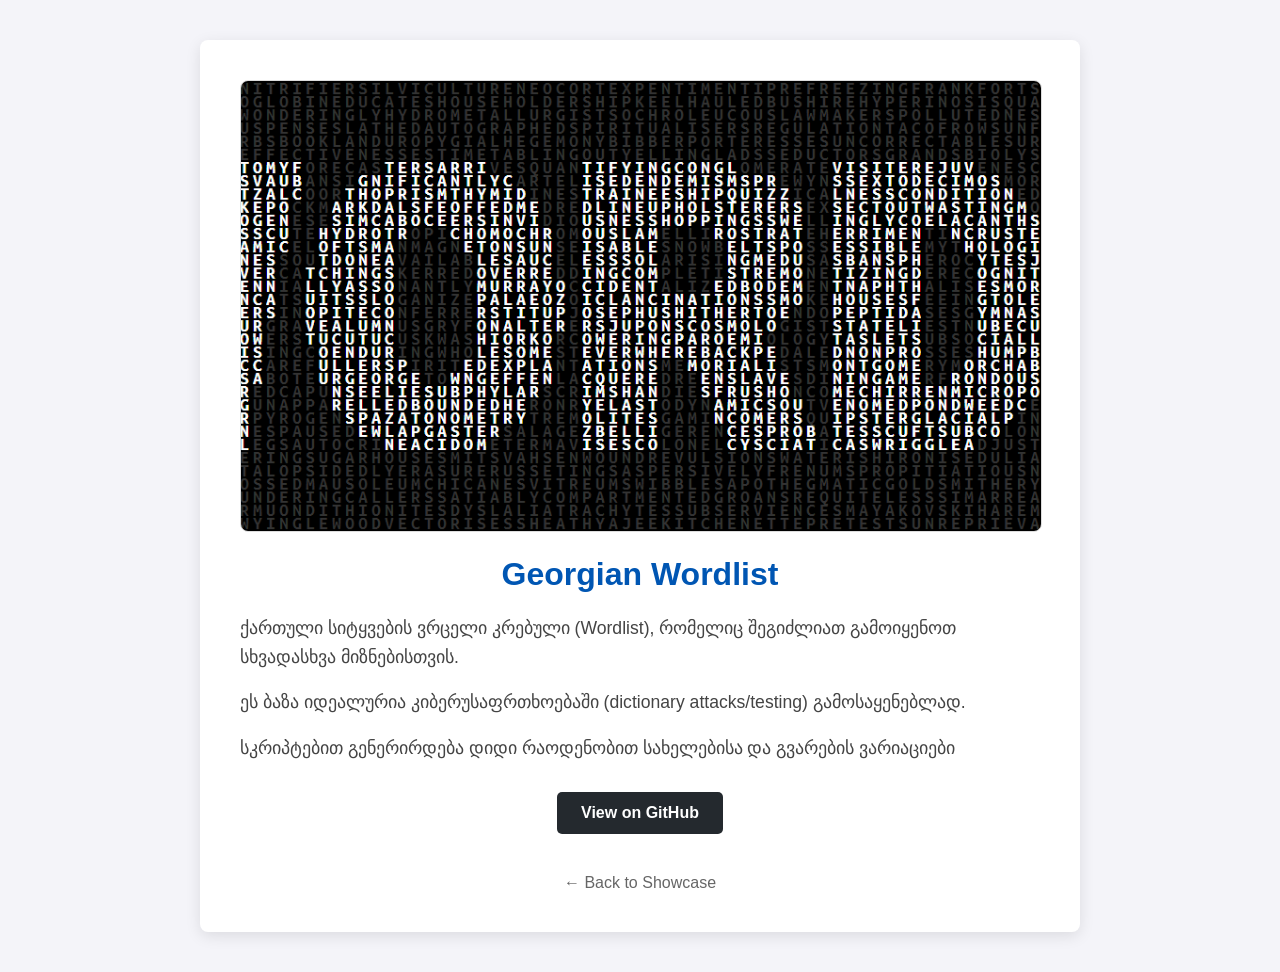
<file: projects/georgian_wordlist/index.html>
<!DOCTYPE html>
<html lang="en">
<head>
    <meta charset="UTF-8">
    <meta name="viewport" content="width=device-width, initial-scale=1.0">
    <title>Georgian Wordlist</title>
    <style>
        body { font-family: sans-serif; background-color: #f4f4f9; color: #333; margin: 0; padding: 40px 20px; text-align: center; }
        .container { max-width: 800px; margin: 0 auto; background: #fff; padding: 40px; border-radius: 8px; box-shadow: 0 4px 15px rgba(0,0,0,0.1); }
        .project-img { width: 100%; aspect-ratio: 16 / 9; object-fit: cover; border-radius: 8px; margin-bottom: 20px; border: 1px solid #ddd; }
        h1 { color: #0056b3; margin-top: 0; }
        .description { font-size: 1.1em; line-height: 1.6; color: #444; text-align: left; margin-bottom: 30px; }
        .btn-group { display: flex; justify-content: center; gap: 15px; flex-wrap: wrap; }
        .btn { padding: 12px 24px; text-decoration: none; border-radius: 5px; font-weight: bold; transition: background-color 0.2s; }
        .btn-github { background: #24292e; color: #fff; }
        .btn-github:hover { background: #000; }
        .btn-download { background: #0056b3; color: #fff; }
        .btn-download:hover { background: #004494; }
        .back-link { display: inline-block; margin-top: 40px; color: #666; text-decoration: none; }
        .back-link:hover { text-decoration: underline; color: #333;}
    </style>
</head>
<body>

    <div class="container">
        <!-- Project Image -->
        <img src="../../images/georgian_wordlist.png" alt="Georgian Wordlist Project" class="project-img">
        
        <!-- Project Title -->
        <h1>Georgian Wordlist</h1>
        
        <!-- Detailed Description -->
        <div class="description">
            <p>ქართული სიტყვების ვრცელი კრებული (Wordlist), რომელიც შეგიძლიათ გამოიყენოთ სხვადასხვა მიზნებისთვის.</p>
            <p>ეს ბაზა იდეალურია კიბერუსაფრთხოებაში (dictionary attacks/testing) გამოსაყენებლად.</p>
            <p>სკრიპტებით გენერირდება დიდი რაოდენობით სახელებისა და გვარების ვარიაციები</p>
        </div>
        
        <!-- Action Buttons -->
        <div class="btn-group">
            <a href="https://github.com/beberi1/Georgian_Wordlist" class="btn btn-github" target="_blank">View on GitHub</a>
        </div>

        <a href="../../index.html" class="back-link">← Back to Showcase</a>
    </div>

</body>
</html>
</file>
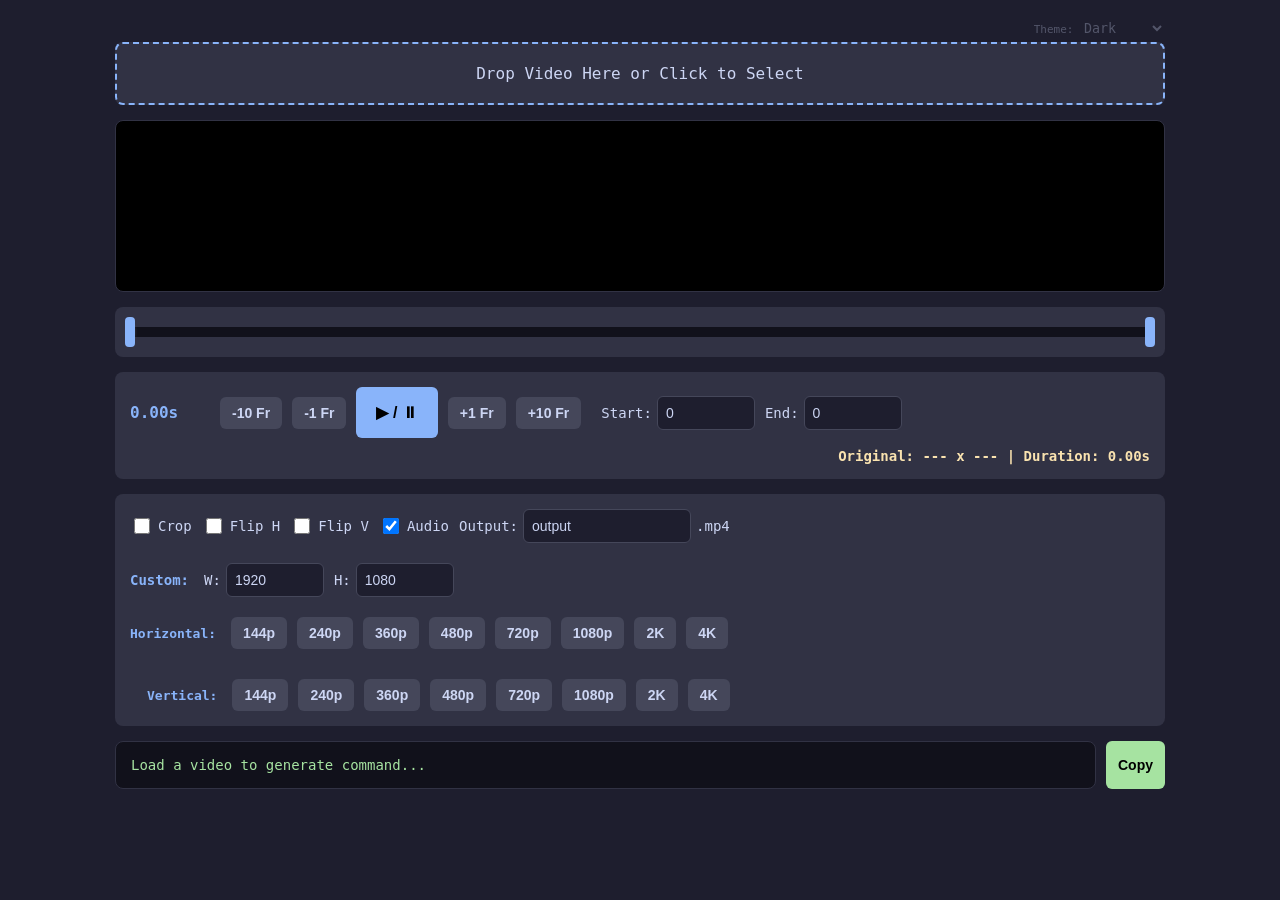
<file: projects/html_video_editor/index.html>
<!DOCTYPE html>
<html lang="en" data-theme="default">
<head>
    <meta charset="UTF-8">
    <meta name="viewport" content="width=device-width, initial-scale=1.0">
    <title>FFmpeg Video Cutter V2</title>
    <style>
        :root { 
            --bg: #1e1e2e; --surface: #313244; --surface2: #45475a; 
            --text: #cdd6f4; --accent: #89b4fa; --danger: #f38ba8; 
            --success: #a6e3a1; --warning: #f9e2af; --track: #11111b; 
        }
        [data-theme="midnight"] {
            --bg: #0f172a; --surface: #1e293b; --surface2: #334155; 
            --text: #f8fafc; --accent: #38bdf8; --danger: #f43f5e; 
            --success: #34d399; --warning: #fbbf24; --track: #020617;
        }
        [data-theme="matrix"] {
            --bg: #000000; --surface: #0a190f; --surface2: #14331e; 
            --text: #00ff41; --accent: #00ff41; --danger: #ff003c; 
            --success: #00ff41; --warning: #eab308; --track: #000000;
        }
        [data-theme="light"] {
            --bg: #eff1f5; --surface: #ccd0da; --surface2: #bcc0cc; 
            --text: #4c4f69; --accent: #1e66f5; --danger: #d20f39; 
            --success: #40a02b; --warning: #df8e1d; --track: #9ca0b0;
        }

        body { font-family: monospace; background: var(--bg); color: var(--text); padding: 20px; margin: 0; transition: background 0.3s, color 0.3s; }
        .container { max-width: 1050px; margin: 0 auto; display: flex; flex-direction: column; gap: 15px; }
        
        .theme-bar { text-align: right; font-size: 11px; opacity: 0.3; transition: opacity 0.2s; margin-bottom: -10px; }
        .theme-bar:hover { opacity: 1; }
        .theme-bar select { background: transparent; border: none; color: inherit; cursor: pointer; outline: none; font-family: monospace; }

        #drop-zone { border: 2px dashed var(--accent); padding: 20px; text-align: center; cursor: pointer; background: var(--surface); border-radius: 8px; font-size: 16px; }
        #drop-zone:hover { background: var(--surface2); }
        
        .video-container { display: flex; justify-content: center; background: #000; border: 1px solid var(--surface); border-radius: 8px; overflow: hidden; padding: 10px; }
        #video-wrapper { position: relative; display: inline-block; line-height: 0; }
        video { display: block; max-width: 100%; max-height: 50vh; }
        
        #crop-box { position: absolute; top: 0; left: 0; border: 2px solid var(--danger); background: rgba(243, 139, 168, 0.2); cursor: move; box-sizing: border-box; display: none; }
        #resize-handle { position: absolute; bottom: -2px; right: -2px; width: 16px; height: 16px; background: var(--danger); border: 2px solid #fff; cursor: se-resize; }
        
        .timeline-wrapper { background: var(--surface); padding: 20px 15px; border-radius: 8px; position: relative; }
        .timeline-track { position: relative; width: 100%; height: 10px; background: var(--track); border-radius: 5px; cursor: pointer; }
        .timeline-selection { position: absolute; height: 100%; background: var(--accent); opacity: 0.3; pointer-events: none; }
        .timeline-progress { position: absolute; height: 100%; width: 2px; background: #fff; pointer-events: none; box-shadow: 0 0 5px #fff; z-index: 1; }
        .timeline-handle { position: absolute; top: -10px; width: 10px; height: 30px; background: var(--accent); border-radius: 4px; cursor: ew-resize; transform: translateX(-50%); z-index: 2; }
        .timeline-handle:hover { background: #fff; }
        
        .panel { display: flex; gap: 10px; flex-wrap: wrap; background: var(--surface); padding: 15px; border-radius: 8px; align-items: center; }
        .panel-break { width: 100%; height: 0; margin: 0; border: none; }
        
        input[type="number"], input[type="text"] { background: var(--bg); color: var(--text); border: 1px solid var(--surface2); padding: 8px; border-radius: 6px; font-size: 14px; width: 80px; outline: none; }
        input[type="text"] { width: 150px; }
        input:focus { border-color: var(--accent); }
        
        button { background: var(--surface2); color: var(--text); border: none; padding: 8px 12px; border-radius: 6px; cursor: pointer; font-size: 14px; font-weight: bold; transition: 0.2s; display: flex; align-items: center; justify-content: center; }
        button:hover { background: var(--accent); color: var(--bg); }
        
        .btn-success { background: var(--success); color: #000; }
        .btn-success:hover { background: #87c582; color: #000; }
        
        .play-btn { padding: 16px 20px; font-size: 16px; background: var(--accent); color: #000; }
        .play-btn:hover { background: #74a1eb; }

        label { display: flex; align-items: center; gap: 5px; font-size: 14px; cursor: pointer; }
        input[type="checkbox"] { width: 16px; height: 16px; cursor: pointer; }
        
        .time-display { font-size: 16px; color: var(--accent); font-weight: bold; min-width: 80px; }
        .video-info { color: var(--warning); font-size: 14px; margin-left: auto; font-weight: bold; }

        .cmd-container { display: flex; gap: 10px; }
        .cmd-box { flex-grow: 1; background: var(--track); padding: 15px; border-radius: 8px; font-size: 14px; word-break: break-all; border: 1px solid var(--surface); color: var(--success); font-family: monospace; }
        .group-label { font-weight: bold; color: var(--accent); margin-right: 5px; }
    </style>
</head>
<body>

<div class="container">
    <div class="theme-bar">
        Theme: 
        <select onchange="document.documentElement.setAttribute('data-theme', this.value)">
            <option value="default">Dark</option>
            <option value="midnight">Midnight</option>
            <option value="matrix">Matrix</option>
            <option value="light">Light</option>
        </select>
    </div>

    <div id="drop-zone">Drop Video Here or Click to Select</div>
    <input type="file" id="file-input" accept="video/*" style="display: none;">

    <div class="video-container">
        <div id="video-wrapper">
            <video id="video"></video>
            <div id="crop-box">
                <div id="resize-handle"></div>
            </div>
        </div>
    </div>

    <div class="timeline-wrapper">
        <div class="timeline-track" id="track">
            <div class="timeline-selection" id="selection"></div>
            <div class="timeline-progress" id="progress-marker"></div>
            <div class="timeline-handle" id="handle-start"></div>
            <div class="timeline-handle" id="handle-end" style="left: 100%;"></div>
        </div>
    </div>

    <div class="panel">
        <div class="time-display" id="current-time">0.00s</div>
        
        <button onclick="stepFrame(-10)">-10 Fr</button>
        <button onclick="stepFrame(-1)">-1 Fr</button>
        <button class="play-btn" onclick="togglePlay()" title="Spacebar">▶ / ⏸</button>
        <button onclick="stepFrame(1)">+1 Fr</button>
        <button onclick="stepFrame(10)">+10 Fr</button>
        
        <label style="margin-left: 10px;">Start: <input type="number" id="start-time" value="0" min="0" step="0.1"></label>
        <label>End: <input type="number" id="end-time" value="0" min="0" step="0.1"></label>
        
        <div class="video-info" id="video-info">Original: --- x --- | Duration: 0.00s</div>
    </div>

    <div class="panel">
        <label><input type="checkbox" id="toggle-crop" onchange="toggleCrop()"> Crop</label>
        <label><input type="checkbox" id="flip-h" onchange="updateCmd()"> Flip H</label>
        <label><input type="checkbox" id="flip-v" onchange="updateCmd()"> Flip V</label>
        <label><input type="checkbox" id="toggle-audio" checked onchange="updateCmd()"> Audio</label>
        <label>Output: <input type="text" id="out-name" value="output" oninput="updateCmd()">.mp4</label>

        <div class="panel-break"></div>

        <label class="group-label">Custom:</label>
        <label>W: <input type="number" id="custom-w" value="1920" onchange="applyCustomSize()"></label>
        <label>H: <input type="number" id="custom-h" value="1080" onchange="applyCustomSize()"></label>
        
        <div class="panel-break"></div>

        <span class="group-label">Horizontal:</span>
        <button class="res-btn" data-w="256" data-h="144" onclick="setResolution(256, 144)">144p</button>
        <button class="res-btn" data-w="426" data-h="240" onclick="setResolution(426, 240)">240p</button>
        <button class="res-btn" data-w="640" data-h="360" onclick="setResolution(640, 360)">360p</button>
        <button class="res-btn" data-w="854" data-h="480" onclick="setResolution(854, 480)">480p</button>
        <button class="res-btn" data-w="1280" data-h="720" onclick="setResolution(1280, 720)">720p</button>
        <button class="res-btn" data-w="1920" data-h="1080" onclick="setResolution(1920, 1080)">1080p</button>
        <button class="res-btn" data-w="2560" data-h="1440" onclick="setResolution(2560, 1440)">2K</button>
        <button class="res-btn" data-w="3840" data-h="2160" onclick="setResolution(3840, 2160)">4K</button>
        
        <div class="panel-break" style="margin: 5px 0;"></div>

        <span class="group-label" style="margin-left: 17px;">Vertical:</span>
        <button class="res-btn" data-w="144" data-h="256" onclick="setResolution(144, 256)">144p</button>
        <button class="res-btn" data-w="240" data-h="426" onclick="setResolution(240, 426)">240p</button>
        <button class="res-btn" data-w="360" data-h="640" onclick="setResolution(360, 640)">360p</button>
        <button class="res-btn" data-w="480" data-h="854" onclick="setResolution(480, 854)">480p</button>
        <button class="res-btn" data-w="720" data-h="1280" onclick="setResolution(720, 1280)">720p</button>
        <button class="res-btn" data-w="1080" data-h="1920" onclick="setResolution(1080, 1920)">1080p</button>
        <button class="res-btn" data-w="1440" data-h="2560" onclick="setResolution(1440, 2560)">2K</button>
        <button class="res-btn" data-w="2160" data-h="3840" onclick="setResolution(2160, 3840)">4K</button>
    </div>

    <div class="cmd-container">
        <div class="cmd-box" id="ffmpeg-cmd">Load a video to generate command...</div>
        <button class="btn-success" onclick="copyCmd()" id="copy-btn">Copy</button>
    </div>
</div>

<script>
    const fileInput = document.getElementById('file-input');
    const dropZone = document.getElementById('drop-zone');
    const video = document.getElementById('video');
    const videoWrapper = document.getElementById('video-wrapper');
    const cropBox = document.getElementById('crop-box');
    const handle = document.getElementById('resize-handle');
    const cmdBox = document.getElementById('ffmpeg-cmd');
    const timeDisplay = document.getElementById('current-time');
    const infoDisplay = document.getElementById('video-info');
    
    const track = document.getElementById('track');
    const sel = document.getElementById('selection');
    const progMarker = document.getElementById('progress-marker');
    const hStart = document.getElementById('handle-start');
    const hEnd = document.getElementById('handle-end');
    const iStart = document.getElementById('start-time');
    const iEnd = document.getElementById('end-time');
    
    const inputW = document.getElementById('custom-w');
    const inputH = document.getElementById('custom-h');
    const outName = document.getElementById('out-name');
    const flipH = document.getElementById('flip-h');
    const flipV = document.getElementById('flip-v');

    let fileName = 'input.mp4';
    let duration = 0;
    
    let activeHandle = null;
    let isDraggingCrop = false, isResizingCrop = false;
    let startX, startY, startW, startH, startLeft, startTop;

    dropZone.onclick = () => fileInput.click();
    dropZone.ondragover = (e) => e.preventDefault();
    dropZone.ondrop = (e) => { e.preventDefault(); loadVideo(e.dataTransfer.files[0]); };
    fileInput.onchange = (e) => loadVideo(e.target.files[0]);

    function loadVideo(file) {
        if (!file) return;
        fileName = file.name;
        video.src = URL.createObjectURL(file);
        video.onloadedmetadata = () => {
            duration = video.duration;
            iEnd.value = duration.toFixed(2);
            iStart.value = 0;
            inputW.value = video.videoWidth;
            inputH.value = video.videoHeight;
            
            infoDisplay.innerText = `Original: ${video.videoWidth}x${video.videoHeight} | Duration: ${duration.toFixed(2)}s`;
            
            updateTimelineVisuals();
            document.getElementById('toggle-crop').checked = false;
            toggleCrop();
        };
    }

    function togglePlay() {
        if (video.paused) video.play();
        else video.pause();
    }

    document.addEventListener('keydown', (e) => {
        // Ignore key presses if the user is typing in an input field
        if (e.target.tagName === 'INPUT' || e.target.tagName === 'BUTTON') return;

        if (e.code === 'Space') {
            e.preventDefault();
            togglePlay();
        } else if (e.code === 'ArrowLeft') {
            e.preventDefault();
            stepFrame(e.ctrlKey ? -1 : -10);
        } else if (e.code === 'ArrowRight') {
            e.preventDefault();
            stepFrame(e.ctrlKey ? 1 : 10);
        }
    });

    video.ontimeupdate = () => {
        timeDisplay.innerText = video.currentTime.toFixed(2) + 's';
        if (duration > 0) {
            progMarker.style.left = ((video.currentTime / duration) * 100) + '%';
        }
    };

    function stepFrame(frames) {
        video.pause();
        video.currentTime += frames * (1 / 30);
    }

    function updateTimelineVisuals() {
        if (!duration) return;
        let sTime = parseFloat(iStart.value);
        let eTime = parseFloat(iEnd.value);
        let sPerc = (sTime / duration) * 100;
        let ePerc = (eTime / duration) * 100;
        
        hStart.style.left = sPerc + '%';
        hEnd.style.left = ePerc + '%';
        sel.style.left = sPerc + '%';
        sel.style.width = (ePerc - sPerc) + '%';
        updateCmd();
    }

    iStart.onchange = () => { if(parseFloat(iStart.value) >= parseFloat(iEnd.value)) iStart.value = (parseFloat(iEnd.value) - 0.1).toFixed(2); video.currentTime = iStart.value; updateTimelineVisuals(); };
    iEnd.onchange = () => { if(parseFloat(iEnd.value) <= parseFloat(iStart.value)) iEnd.value = (parseFloat(iStart.value) + 0.1).toFixed(2); video.currentTime = iEnd.value; updateTimelineVisuals(); };

    hStart.onmousedown = () => activeHandle = hStart;
    hEnd.onmousedown = () => activeHandle = hEnd;

    function toggleCrop() {
        cropBox.style.display = document.getElementById('toggle-crop').checked ? 'block' : 'none';
        if(document.getElementById('toggle-crop').checked) {
            applyCustomSize();
        }
        updateCmd();
    }

    function setResolution(w, h) {
        if (!video.src) return;
        document.getElementById('toggle-crop').checked = true;
        cropBox.style.display = 'block';
        
        const scale = Math.min(1, video.videoWidth / w, video.videoHeight / h);
        inputW.value = Math.round(w * scale);
        inputH.value = Math.round(h * scale);
        
        applyCustomSize();
    }

    function applyCustomSize() {
        if (!video.src || !document.getElementById('toggle-crop').checked) return;
        let w = parseInt(inputW.value);
        let h = parseInt(inputH.value);
        
        if (w > video.videoWidth) { w = video.videoWidth; inputW.value = w; }
        if (h > video.videoHeight) { h = video.videoHeight; inputH.value = h; }
        if (w < 1) { w = 1; inputW.value = w; }
        if (h < 1) { h = 1; inputH.value = h; }
        
        const scaleX = videoWrapper.clientWidth / video.videoWidth;
        const scaleY = videoWrapper.clientHeight / video.videoHeight;
        
        let newW = w * scaleX;
        let newH = h * scaleY;
        
        cropBox.style.width = newW + 'px';
        cropBox.style.height = newH + 'px';
        
        cropBox.style.left = ((videoWrapper.clientWidth - newW) / 2) + 'px';
        cropBox.style.top = ((videoWrapper.clientHeight - newH) / 2) + 'px';
        updateCmd();
    }

    function syncInputsFromCrop() {
        const scaleX = video.videoWidth / videoWrapper.clientWidth;
        const scaleY = video.videoHeight / videoWrapper.clientHeight;
        inputW.value = Math.round(cropBox.offsetWidth * scaleX);
        inputH.value = Math.round(cropBox.offsetHeight * scaleY);
    }

    cropBox.onmousedown = (e) => {
        if (!document.getElementById('toggle-crop').checked) return;
        if (e.target === handle) { isResizingCrop = true; } else { isDraggingCrop = true; }
        startX = e.clientX; startY = e.clientY;
        startW = cropBox.offsetWidth; startH = cropBox.offsetHeight;
        startLeft = cropBox.offsetLeft; startTop = cropBox.offsetTop;
        e.preventDefault();
    };

    window.onmousemove = (e) => {
        if (activeHandle && duration > 0) {
            let rect = track.getBoundingClientRect();
            let x = Math.max(0, Math.min(e.clientX - rect.left, rect.width));
            let time = (x / rect.width) * duration;
            
            if (activeHandle === hStart) {
                if (time >= parseFloat(iEnd.value)) time = parseFloat(iEnd.value) - 0.1;
                iStart.value = time.toFixed(2);
                video.currentTime = time;
            } else {
                if (time <= parseFloat(iStart.value)) time = parseFloat(iStart.value) + 0.1;
                iEnd.value = time.toFixed(2);
                video.currentTime = time;
            }
            updateTimelineVisuals();
        }
        
        if (isDraggingCrop) {
            let dx = e.clientX - startX; let dy = e.clientY - startY;
            let newL = Math.max(0, Math.min(startLeft + dx, videoWrapper.clientWidth - cropBox.offsetWidth));
            let newT = Math.max(0, Math.min(startTop + dy, videoWrapper.clientHeight - cropBox.offsetHeight));
            cropBox.style.left = newL + 'px'; cropBox.style.top = newT + 'px';
            updateCmd();
        } else if (isResizingCrop) {
            let dx = e.clientX - startX; let dy = e.clientY - startY;
            let newW = Math.max(20, Math.min(startW + dx, videoWrapper.clientWidth - cropBox.offsetLeft));
            let newH = Math.max(20, Math.min(startH + dy, videoWrapper.clientHeight - cropBox.offsetTop));
            cropBox.style.width = newW + 'px'; cropBox.style.height = newH + 'px';
            syncInputsFromCrop();
            updateCmd();
        }
    };

    window.onmouseup = () => { 
        if (isDraggingCrop || isResizingCrop) syncInputsFromCrop();
        activeHandle = null; isDraggingCrop = false; isResizingCrop = false; 
    };

    track.onclick = (e) => {
        if (activeHandle || e.target.classList.contains('timeline-handle')) return;
        let rect = track.getBoundingClientRect();
        let x = Math.max(0, Math.min(e.clientX - rect.left, rect.width));
        video.currentTime = (x / rect.width) * duration;
    };

    function updateCmd() {
        if (!video.src) return;
        
        const st = iStart.value;
        const et = iEnd.value;
        const audioFlag = document.getElementById('toggle-audio').checked ? "-c:a copy" : "-an";
        const finalName = outName.value.trim() || "output";
        
        let filters = [];

        if (document.getElementById('toggle-crop').checked) {
            const scaleX = video.videoWidth / videoWrapper.clientWidth;
            const scaleY = video.videoHeight / videoWrapper.clientHeight;
            
            const cW = Math.round(cropBox.offsetWidth * scaleX);
            const cH = Math.round(cropBox.offsetHeight * scaleY);
            const cX = Math.round(cropBox.offsetLeft * scaleX);
            const cY = Math.round(cropBox.offsetTop * scaleY);
            
            filters.push(`crop=${cW}:${cH}:${cX}:${cY}`);
        }
        
        if (flipH.checked) filters.push("hflip");
        if (flipV.checked) filters.push("vflip");

        let filterStr = filters.length > 0 ? `-filter:v "${filters.join(',')}" ` : "";
        
        cmdBox.innerText = `ffmpeg -i "${fileName}" -ss ${st} -to ${et} ${filterStr}${audioFlag} "${finalName}.mp4"`;
    }

    function copyCmd() {
        navigator.clipboard.writeText(cmdBox.innerText);
        const btn = document.getElementById('copy-btn');
        btn.innerText = "Copied!";
        setTimeout(() => btn.innerText = "Copy", 2000);
    }
</script>
</body>
</html>
</file>
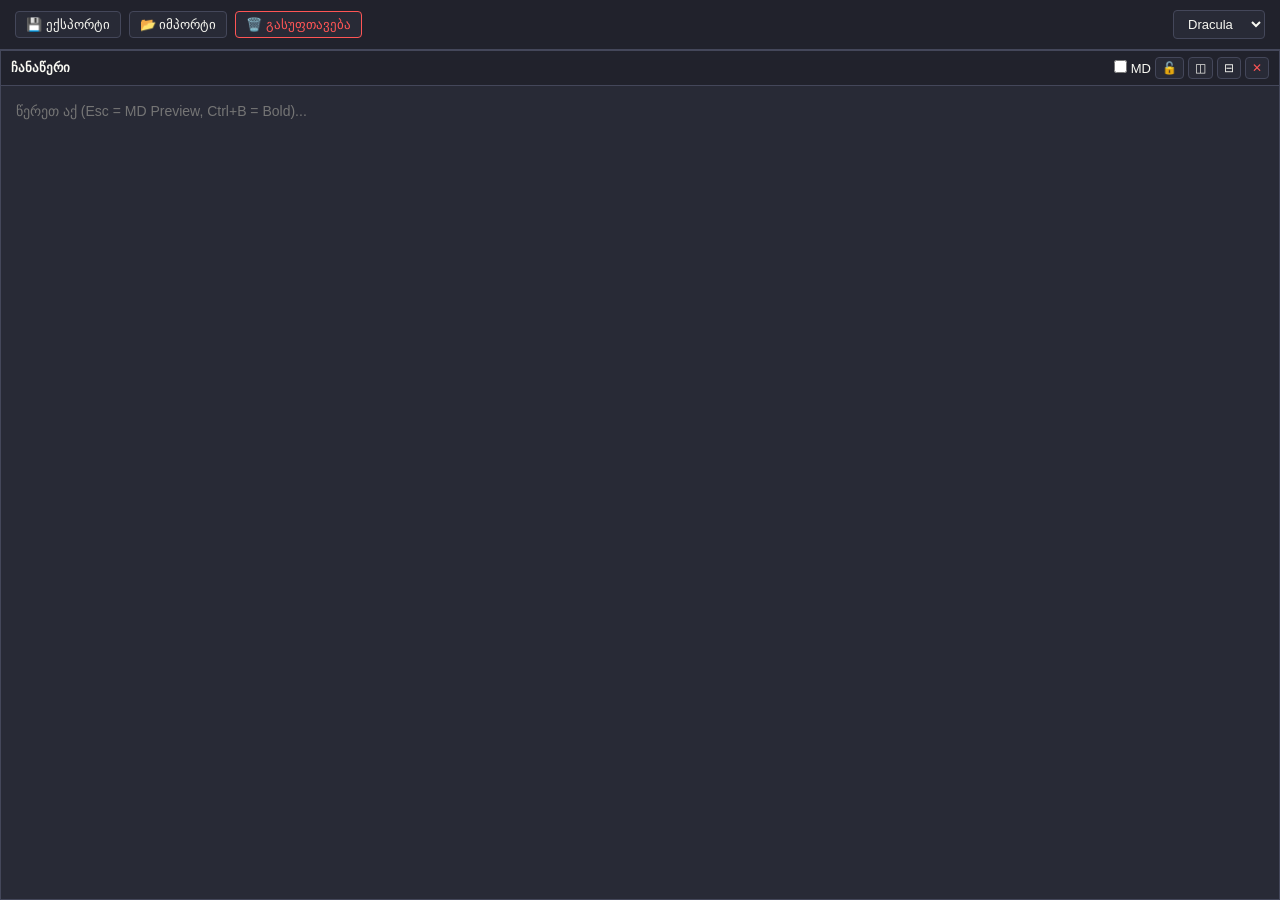
<file: projects/nouter/index.html>
<!DOCTYPE html>
<html lang="ka">
<head>
    <meta charset="UTF-8">
    <meta name="viewport" content="width=device-width, initial-scale=1.0">
    <title>Tiling Note</title>
    <style>
        :root {
            --bg: #282a36; --text: #f8f8f2; --nav: #21222c; --border: #44475a; --accent: #bd93f9; --shadow: rgba(0,0,0,0.3);
        }
        [data-theme="dracula"] { --bg: #282a36; --text: #f8f8f2; --nav: #21222c; --border: #44475a; --accent: #bd93f9; --shadow: rgba(0,0,0,0.3); }
        [data-theme="light"] { --bg: #ffffff; --text: #333333; --nav: #f8f9fa; --border: #e2e8f0; --accent: #3b82f6; --shadow: rgba(0,0,0,0.05); }
        [data-theme="dark"] { --bg: #1e1e1e; --text: #d4d4d4; --nav: #252526; --border: #3e3e42; --accent: #007acc; --shadow: rgba(0,0,0,0.5); }
        [data-theme="sepia"] { --bg: #fdf6e3; --text: #657b83; --nav: #eee8d5; --border: #ccc1b0; --accent: #b58900; --shadow: rgba(0,0,0,0.1); }
        [data-theme="matrix"] { --bg: #000000; --text: #00ff00; --nav: #0a0a0a; --border: #004400; --accent: #00ff00; --shadow: rgba(0,255,0,0.1); }
        [data-theme="gruvbox"] { --bg: #282828; --text: #ebdbb2; --nav: #3c3836; --border: #504945; --accent: #d3869b; --shadow: rgba(0,0,0,0.4); }
        [data-theme="nord"] { --bg: #2e3440; --text: #d8dee9; --nav: #3b4252; --border: #4c566a; --accent: #88c0d0; --shadow: rgba(0,0,0,0.3); }

        * { box-sizing: border-box; margin: 0; padding: 0; font-family: -apple-system, BlinkMacSystemFont, 'Segoe UI', Roboto, sans-serif; }
        ::-webkit-scrollbar { width: 8px; height: 8px; }
        ::-webkit-scrollbar-track { background: var(--bg); }
        ::-webkit-scrollbar-thumb { background: var(--border); border-radius: 4px; }

        body { display: flex; flex-direction: column; height: 100vh; background: var(--bg); color: var(--text); overflow: hidden; }
        
        nav { display: flex; gap: 8px; padding: 10px 15px; background: var(--nav); border-bottom: 1px solid var(--border); align-items: center; z-index: 10; }
        button, select, label.btn { padding: 5px 10px; background: var(--bg); color: var(--text); border: 1px solid var(--border); cursor: pointer; border-radius: 4px; font-size: 13px; transition: 0.2s; display: inline-flex; align-items: center; justify-content: center; gap: 5px; }
        button:hover, label.btn:hover { border-color: var(--accent); color: var(--accent); }
        
        #workspace { display: flex; flex: 1; width: 100%; height: 100%; overflow: hidden; }
        
        .split-container { display: flex; flex: 1; overflow: hidden; width: 100%; height: 100%; }
        .split-row { flex-direction: row; }
        .split-col { flex-direction: column; }
        
        .pane { display: flex; flex-direction: column; background: var(--bg); border: 1px solid var(--border); overflow: hidden; min-width: 100px; min-height: 100px; }
        .pane-header { display: flex; justify-content: space-between; align-items: center; padding: 6px 10px; background: var(--nav); border-bottom: 1px solid var(--border); font-size: 13px; }
        
        .pane-title { outline: none; font-weight: bold; border-bottom: 1px dashed transparent; min-width: 50px; }
        .pane-title:focus { border-bottom-color: var(--accent); }
        
        .status { font-size: 11px; opacity: 0.6; margin-left: 8px; flex: 1; }
        .controls { display: flex; gap: 4px; align-items: center; }
        .controls button { padding: 3px 6px; font-size: 12px; }
        .controls input[type="checkbox"] { cursor: pointer; accent-color: var(--accent); }
        
        .pane-body { display: flex; flex: 1; overflow: hidden; position: relative; }
        textarea, .preview { width: 100%; height: 100%; padding: 15px; border: none; background: transparent; color: inherit; font-size: 14px; line-height: 1.5; outline: none; resize: none; overflow-y: auto; }
        
        .preview { display: none; cursor: text; }
        .show-md textarea { display: none; }
        .show-md .preview { display: block; }
        
        .preview h1, .preview h2, .preview h3 { margin: 0.3em 0 0.1em 0; line-height: 1.2; }
        hr.md-hr { border: 0; height: 1px; background: var(--border); margin: 15px 0; }
        .md-checkbox { display: flex; align-items: flex-start; gap: 8px; margin: 4px 0; cursor: pointer; }
        .md-checkbox input { accent-color: var(--accent); margin-top: 4px; cursor: pointer; }
        .locked textarea, .locked .preview { opacity: 0.7; cursor: not-allowed !important; }
        .locked .md-checkbox input { cursor: not-allowed; }
        
        .resizer { z-index: 5; transition: background 0.2s; display: flex; align-items: center; justify-content: center; }
        .resizer:hover, .resizer.active { background: var(--accent); }
        .resizer-v { width: 8px; cursor: col-resize; border-left: 1px solid var(--border); border-right: 1px solid var(--border); }
        .resizer-h { height: 8px; cursor: row-resize; border-top: 1px solid var(--border); border-bottom: 1px solid var(--border); }
        
        input[type="file"] { display: none; }
    </style>
</head>
<body data-theme="dracula">

    <nav>
        <button onclick="exportData()">💾 ექსპორტი</button>
        <label class="btn">📂 იმპორტი <input type="file" accept=".json" onchange="importData(event)"></label>
        <button onclick="clearCache()" style="color: #ff5555; border-color: #ff5555;">🗑️ გასუფთავება</button>
        <div style="flex:1"></div>
        <select id="themeSelect" onchange="changeTheme()">
            <option value="dracula" selected>Dracula</option>
            <option value="light">Light</option>
            <option value="dark">Dark</option>
            <option value="sepia">Sepia</option>
            <option value="matrix">Matrix</option>
            <option value="gruvbox">Gruvbox</option>
            <option value="nord">Nord</option>
        </select>
    </nav>

    <div id="workspace"></div>

    <script>
        const workspace = document.getElementById('workspace');
        let saveTimeout;

        function parseMarkdown(text) {
            return text.replace(/</g, '&lt;') 
                .replace(/^### (.*$)/gim, '<h3>$1</h3>')
                .replace(/^## (.*$)/gim, '<h2>$1</h2>')
                .replace(/^# (.*$)/gim, '<h1>$1</h1>')
                .replace(/(<\/h[1-3]>)\n/g, '$1')
                .replace(/^---$/gim, '<hr class="md-hr">')
                .replace(/^([ \t]*[\-\*]\s+)\[ \]\s+(.*$)/gim, '<label class="md-checkbox"><input type="checkbox"> <span>$2</span></label>')
                .replace(/^([ \t]*[\-\*]\s+)\[[xX]\]\s+(.*$)/gim, '<label class="md-checkbox"><input type="checkbox" checked> <span>$2</span></label>')
                .replace(/\*\*(.*?)\*\*/gim, '<b>$1</b>')
                .replace(/\*(.*?)\*/gim, '<i>$1</i>')
                .replace(/`(.*?)`/gim, '<code style="background:var(--bg);padding:2px 4px;border-radius:3px;border:1px solid var(--border)">$1</code>')
                .replace(/\n/gim, '<br>');
        }

        function triggerSave(paneElement) {
            if(paneElement) {
                const status = paneElement.querySelector('.status');
                if(status) {
                    status.textContent = "ინახება...";
                    clearTimeout(saveTimeout);
                    saveTimeout = setTimeout(() => { saveState(); status.textContent = "✔"; setTimeout(()=>status.textContent="", 2000); }, 500);
                }
            } else saveState();
        }

        function serializeNode(el) {
            if (el.classList.contains('pane')) {
                return {
                    type: 'pane',
                    title: el.querySelector('.pane-title').innerText,
                    content: el.querySelector('textarea').value,
                    locked: el.classList.contains('locked'),
                    md: el.querySelector('.md-toggle').checked,
                    flex: el.style.flex || '1'
                };
            } else if (el.classList.contains('split-container')) {
                return {
                    type: 'split',
                    dir: el.classList.contains('split-row') ? 'row' : 'col',
                    flex: el.style.flex || '1',
                    children: Array.from(el.children).filter(c => !c.classList.contains('resizer')).map(serializeNode)
                };
            }
        }

        function saveState() {
            if(!workspace.firstElementChild) return;
            localStorage.setItem('i3notes_v3', JSON.stringify(serializeNode(workspace.firstElementChild)));
        }

        function createPaneDOM(data = {}) {
            const pane = document.createElement('div');
            pane.className = 'pane';
            pane.style.flex = data.flex || '1';
            const isLocked = data.locked || false;
            const isMd = data.md || false;
            if(isLocked) pane.classList.add('locked');
            if(isMd) pane.classList.add('show-md');
            
            pane.innerHTML = `
                <div class="pane-header">
                    <span class="pane-title" contenteditable="${!isLocked}">${data.title || "ჩანაწერი"}</span>
                    <span class="status"></span>
                    <div class="controls">
                        <label title="Markdown"><input type="checkbox" class="md-toggle" ${isMd ? 'checked' : ''}> MD</label>
                        <button class="lock-btn" title="ჩაკეტვა">${isLocked ? '🔒' : '🔓'}</button>
                        <button class="split-v-btn" title="ვერტიკალური გაყოფა">◫</button>
                        <button class="split-h-btn" title="ჰორიზონტალური გაყოფა">⊟</button>
                        <button class="close-btn" title="დახურვა" style="color:#ff5555">✕</button>
                    </div>
                </div>
                <div class="pane-body">
                    <textarea spellcheck="false" placeholder="წერეთ აქ (Esc = MD Preview, Ctrl+B = Bold)..." ${isLocked ? 'readonly' : ''}>${data.content || ""}</textarea>
                    <div class="preview">${parseMarkdown(data.content || "")}</div>
                </div>
            `;

            const title = pane.querySelector('.pane-title');
            const textarea = pane.querySelector('textarea');
            const preview = pane.querySelector('.preview');
            const mdToggle = pane.querySelector('.md-toggle');
            const lockBtn = pane.querySelector('.lock-btn');

            textarea.addEventListener('input', () => triggerSave(pane));
            title.addEventListener('input', () => triggerSave(pane));

            // Title Enter logic
            title.addEventListener('keydown', (e) => {
                if (e.key === 'Enter' && !e.shiftKey) {
                    e.preventDefault();
                    pane.classList.remove('show-md');
                    textarea.focus();
                }
            });

            preview.addEventListener('click', (e) => {
                if (pane.classList.contains('locked')) return;
                if (e.target.closest('.md-checkbox')) return;
                pane.classList.remove('show-md');
                textarea.focus();
            });

            preview.addEventListener('change', (e) => {
                if (e.target.type === 'checkbox') {
                    if (pane.classList.contains('locked')) {
                        e.target.checked = !e.target.checked; 
                        return;
                    }
                    
                    const checkboxes = Array.from(preview.querySelectorAll('input[type="checkbox"]'));
                    const index = checkboxes.indexOf(e.target);
                    
                    let count = -1;
                    textarea.value = textarea.value.replace(/^([ \t]*[\-\*]\s+)\[([ xX])\]/gim, (match, prefix) => {
                        count++;
                        if (count === index) {
                            return prefix + (e.target.checked ? '[x]' : '[ ]');
                        }
                        return match;
                    });
                    
                    triggerSave(pane);
                }
            });

            textarea.addEventListener('blur', () => {
                if (mdToggle.checked) {
                    preview.innerHTML = parseMarkdown(textarea.value);
                    pane.classList.add('show-md');
                }
            });

            mdToggle.addEventListener('change', () => {
                if (mdToggle.checked) {
                    preview.innerHTML = parseMarkdown(textarea.value);
                    pane.classList.add('show-md');
                } else {
                    pane.classList.remove('show-md');
                }
                triggerSave(pane);
            });

            lockBtn.addEventListener('click', () => {
                const locked = pane.classList.toggle('locked');
                lockBtn.textContent = locked ? '🔒' : '🔓';
                textarea.readOnly = locked;
                title.contentEditable = !locked;
                triggerSave(pane);
            });

            pane.querySelector('.split-v-btn').addEventListener('click', () => splitPane(pane, 'row'));
            pane.querySelector('.split-h-btn').addEventListener('click', () => splitPane(pane, 'col'));
            pane.querySelector('.close-btn').addEventListener('click', () => closePane(pane));

            textarea.addEventListener('keydown', function(e) {
                if (e.key === 'Escape') {
                    this.blur();
                }
                if (e.ctrlKey && e.key === 'b') {
                    e.preventDefault();
                    if(this.readOnly) return;
                    const start = this.selectionStart, end = this.selectionEnd;
                    const text = this.value, selected = text.substring(start, end);
                    this.value = text.substring(0, start) + '**' + selected + '**' + text.substring(end);
                    this.selectionStart = this.selectionEnd = start + selected.length + 4;
                    triggerSave(pane);
                }
            });

            return pane;
        }

        function deserializeData(data) {
            if (!data) return createPaneDOM();
            if (data.type === 'pane') return createPaneDOM(data);
            if (data.type === 'split') {
                const container = document.createElement('div');
                container.className = `split-container split-${data.dir}`;
                container.style.flex = data.flex || '1';
                data.children.forEach((childData, index) => {
                    container.appendChild(deserializeData(childData));
                    if (index < data.children.length - 1) {
                        const resizer = document.createElement('div');
                        resizer.className = `resizer resizer-${data.dir === 'row' ? 'v' : 'h'}`;
                        container.appendChild(resizer);
                    }
                });
                return container;
            }
        }

        function splitPane(pane, direction) {
            const parent = pane.parentElement;
            const wrapper = document.createElement('div');
            wrapper.className = `split-container split-${direction}`;
            wrapper.style.flex = pane.style.flex || '1';
            
            pane.style.flex = '1';
            const newPane = createPaneDOM();
            newPane.style.flex = '1';
            
            const resizer = document.createElement('div');
            resizer.className = `resizer resizer-${direction === 'row' ? 'v' : 'h'}`;
            
            if (parent.id === 'workspace') {
                parent.appendChild(wrapper);
                wrapper.appendChild(pane);
            } else {
                parent.insertBefore(wrapper, pane);
                wrapper.appendChild(pane);
            }
            
            wrapper.appendChild(resizer);
            wrapper.appendChild(newPane);
            saveState();
        }

        function closePane(pane) {
            if(pane.classList.contains('locked')) { alert("ფანჯარა ჩაკეტილია!"); return; }
            const parent = pane.parentElement;
            
            if (parent.id === 'workspace') {
                pane.replaceWith(createPaneDOM());
            } else if (parent.classList.contains('split-container')) {
                const sibling = Array.from(parent.children).find(c => c !== pane && !c.classList.contains('resizer'));
                sibling.style.flex = parent.style.flex || '1';
                
                if (parent.parentElement.id === 'workspace') {
                    workspace.innerHTML = '';
                    workspace.appendChild(sibling);
                } else {
                    parent.replaceWith(sibling);
                }
            }
            saveState();
        }

        let activeResizer = null;
        document.addEventListener('mousedown', e => {
            if(e.target.classList.contains('resizer')) {
                activeResizer = e.target;
                activeResizer.classList.add('active');
                document.body.style.cursor = activeResizer.classList.contains('resizer-v') ? 'col-resize' : 'row-resize';
            }
        });

        document.addEventListener('mousemove', e => {
            if(!activeResizer) return;
            e.preventDefault();
            const prev = activeResizer.previousElementSibling;
            const next = activeResizer.nextElementSibling;
            const container = activeResizer.parentElement;
            const isRow = container.classList.contains('split-row');
            const rect = container.getBoundingClientRect();
            
            if(isRow) {
                let total = rect.width - activeResizer.offsetWidth;
                let prevSize = e.clientX - rect.left - (activeResizer.offsetWidth/2);
                let flexA = Math.max(5, (prevSize / total) * 100);
                let flexB = Math.max(5, 100 - flexA);
                prev.style.flex = flexA;
                next.style.flex = flexB;
            } else {
                let total = rect.height - activeResizer.offsetHeight;
                let prevSize = e.clientY - rect.top - (activeResizer.offsetHeight/2);
                let flexA = Math.max(5, (prevSize / total) * 100);
                let flexB = Math.max(5, 100 - flexA);
                prev.style.flex = flexA;
                next.style.flex = flexB;
            }
        });

        document.addEventListener('mouseup', () => {
            if(activeResizer) {
                activeResizer.classList.remove('active');
                document.body.style.cursor = 'default';
                activeResizer = null;
                saveState();
            }
        });

        function loadState() {
            const savedTheme = localStorage.getItem('i3theme') || 'dracula';
            document.body.setAttribute('data-theme', savedTheme);
            document.getElementById('themeSelect').value = savedTheme;

            try {
                const saved = JSON.parse(localStorage.getItem('i3notes_v3'));
                if(saved) workspace.appendChild(deserializeData(saved));
                else workspace.appendChild(createPaneDOM());
            } catch(e) {
                workspace.appendChild(createPaneDOM());
            }
        }

        function clearCache() {
            if(confirm('წავშალოთ? (Are you sure?)')) {
                localStorage.removeItem('i3notes_v3');
                location.reload();
            }
        }

        function changeTheme() {
            const theme = document.getElementById('themeSelect').value;
            document.body.setAttribute('data-theme', theme);
            localStorage.setItem('i3theme', theme);
        }

        function exportData() {
            saveState();
            const data = localStorage.getItem('i3notes_v3');
            const blob = new Blob([data], { type: "application/json" });
            const url = URL.createObjectURL(blob);
            const a = document.createElement("a");
            a.href = url;
            const date = new Date().toISOString().slice(0, 10);
            a.download = `noti-${date}.json`;
            a.click();
            URL.revokeObjectURL(url);
        }

        function importData(event) {
            const file = event.target.files[0];
            if (!file) return;
            const reader = new FileReader();
            reader.onload = (e) => {
                try {
                    JSON.parse(e.target.result);
                    localStorage.setItem('i3notes_v3', e.target.result);
                    location.reload();
                } catch(err) { alert("შეცდომა! Invalid file."); }
            };
            reader.readAsText(file);
        }

        window.onload = loadState;
    </script>
</body>
</html>
</file>
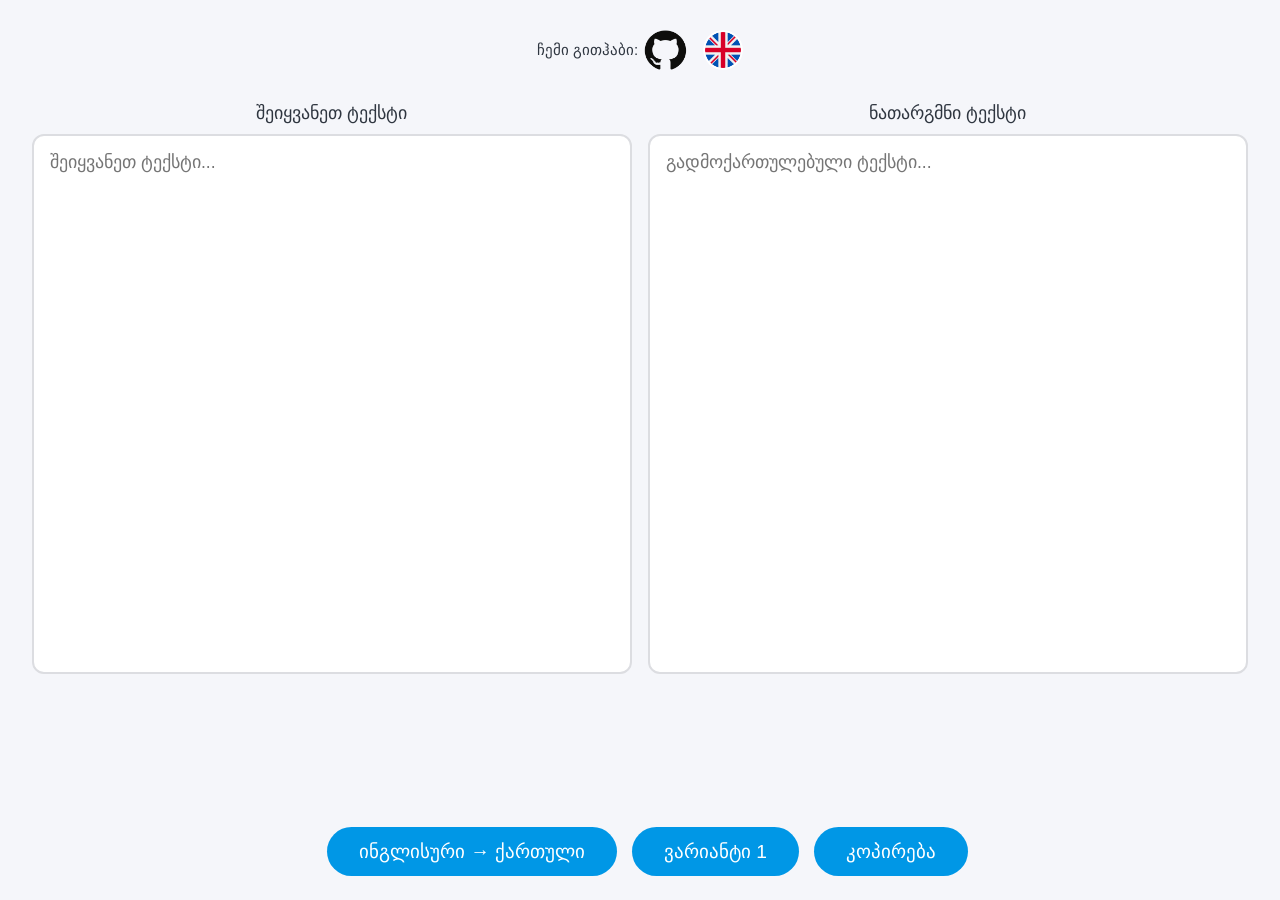
<file: projects/ReTypeToGeo/index.html>
<!DOCTYPE html>
<html lang="en">
<head>
  <meta charset="UTF-8">
  <meta name="viewport" content="width=device-width, initial-scale=1.0">
  <title>RetypeToGeo</title>
  <link rel="stylesheet" href="styles.css">
</head>
<body>
  <!-- Navbar -->
    <div id="githubdiv">
      <p id="mygit">ჩემი გითჰაბი:</p>
      <a href="https://github.com/beberi1" target="_blank" id="aimg">
      <img src="resources/githubLogo.png" alt="GithubLogo" id="logo">
      </a>
      <button id="langToggle" class="flag-btn">
      <img src="resources/geo.png" alt="Geo" id="flagImg">
      </button>
    </div>
  <!-- Main content -->
  <main class="container">
    <div>
        <p id="inputTextLabel" class="textarea-label">შეიყვანეთ ტექსტი</p>
        <textarea id="inputText" placeholder="Type or paste your text here..."></textarea>
    </div>
    <div>
        <p id="outputTextLabel" class="textarea-label">ნათარგმნი ტექსტი</p>
        <textarea id="outputText" placeholder="Converted text will appear here..." readonly></textarea>
    </div>
  </main>

  <!-- Action button -->
  <div class="button-container">
    <button id="toggleBtn">ინგლისური → ქართული</button>
    <button id="variantBtn" data-tooltip="ვარიანტი 1 - a=ა, C=ჩ | ვარიანტი 2 - ch=ჩ, kh=ხ">Variant 1</button>
    <button id="copytext">Copy</button>
  </div>

  <script src="js.js"></script>
</body>
</html>
</file>
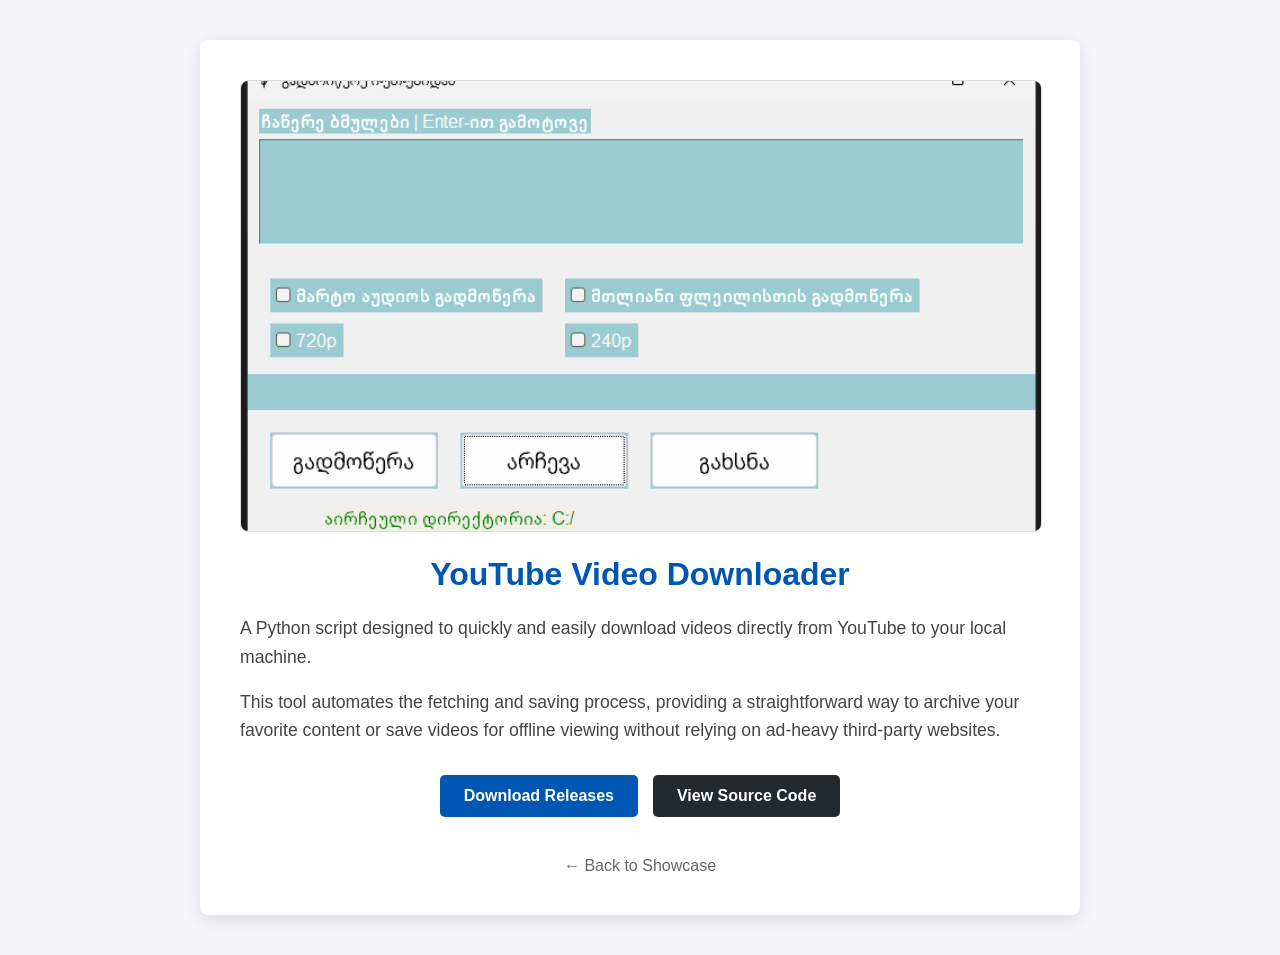
<file: projects/youtube_video_downloader/index.html>
<!DOCTYPE html>
<html lang="en">
<head>
    <meta charset="UTF-8">
    <meta name="viewport" content="width=device-width, initial-scale=1.0">
    <title>YouTube Video Downloader</title>
    <style>
        body { font-family: sans-serif; background-color: #f4f4f9; color: #333; margin: 0; padding: 40px 20px; text-align: center; }
        .container { max-width: 800px; margin: 0 auto; background: #fff; padding: 40px; border-radius: 8px; box-shadow: 0 4px 15px rgba(0,0,0,0.1); }
        .project-img { width: 100%; aspect-ratio: 16 / 9; object-fit: cover; border-radius: 8px; margin-bottom: 20px; border: 1px solid #ddd; }
        h1 { color: #0056b3; margin-top: 0; }
        .description { font-size: 1.1em; line-height: 1.6; color: #444; text-align: left; margin-bottom: 30px; }
        .btn-group { display: flex; justify-content: center; gap: 15px; flex-wrap: wrap; }
        .btn { padding: 12px 24px; text-decoration: none; border-radius: 5px; font-weight: bold; transition: background-color 0.2s; }
        .btn-github { background: #24292e; color: #fff; }
        .btn-github:hover { background: #000; }
        .btn-download { background: #0056b3; color: #fff; }
        .btn-download:hover { background: #004494; }
        .back-link { display: inline-block; margin-top: 40px; color: #666; text-decoration: none; }
        .back-link:hover { text-decoration: underline; color: #333;}
    </style>
</head>
<body>

    <div class="container">
        <img src="../../images/youtube_video_downloader.png" alt="YouTube Downloader Interface" class="project-img">
        
        <h1>YouTube Video Downloader</h1>
        
        <div class="description">
            <p>A Python script designed to quickly and easily download videos directly from YouTube to your local machine.</p>
            <p>This tool automates the fetching and saving process, providing a straightforward way to archive your favorite content or save videos for offline viewing without relying on ad-heavy third-party websites.</p>
        </div>
        
        <div class="btn-group">
            <a href="https://github.com/beberi1/YouTube_video_downloader/releases" class="btn btn-download">Download Releases</a>
            <a href="https://github.com/beberi1/YouTube_video_downloader" class="btn btn-github" target="_blank">View Source Code</a>
        </div>

        <a href="../../index.html" class="back-link">← Back to Showcase</a>
    </div>

</body>
</html>
</file>
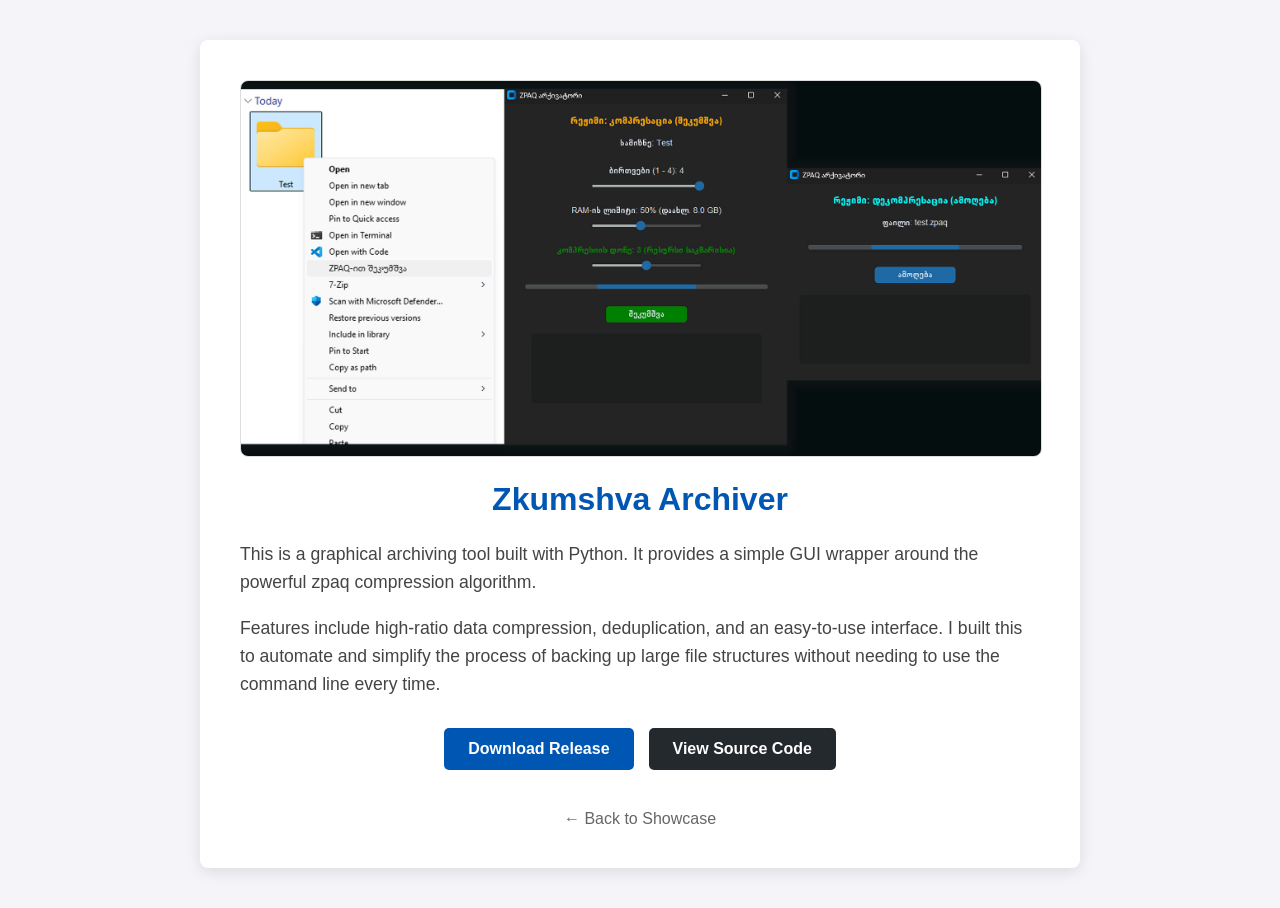
<file: projects/zkumshva/index.html>
<!DOCTYPE html>
<html lang="en">
<head>
    <meta charset="UTF-8">
    <meta name="viewport" content="width=device-width, initial-scale=1.0">
    <title>Project Details</title>
    <style>
        body { 
            font-family: sans-serif; 
            background-color: #f4f4f9; 
            color: #333; 
            margin: 0; 
            padding: 40px 20px; 
            text-align: center; 
        }
        .container { 
            max-width: 800px; 
            margin: 0 auto; 
            background: #fff; 
            padding: 40px; 
            border-radius: 8px; 
            box-shadow: 0 4px 15px rgba(0,0,0,0.1); 
        }
        .project-img { 
            width: 100%; 
            max-height: 400px;
            object-fit: cover;
            border-radius: 8px; 
            margin-bottom: 20px; 
            border: 1px solid #ddd;
        }
        h1 { color: #0056b3; margin-top: 0; }
        .description { 
            font-size: 1.1em; 
            line-height: 1.6; 
            color: #444; 
            text-align: left; 
            margin-bottom: 30px;
        }
        .btn-group { 
            display: flex; 
            justify-content: center; 
            gap: 15px; 
            flex-wrap: wrap;
        }
        .btn { 
            padding: 12px 24px; 
            text-decoration: none; 
            border-radius: 5px; 
            font-weight: bold; 
            transition: background-color 0.2s; 
        }
        .btn-github { background: #24292e; color: #fff; }
        .btn-github:hover { background: #000; }
        .btn-download { background: #0056b3; color: #fff; }
        .btn-download:hover { background: #004494; }
        .back-link { 
            display: inline-block; 
            margin-top: 40px; 
            color: #666; 
            text-decoration: none; 
        }
        .back-link:hover { text-decoration: underline; color: #333;}
    </style>
</head>
<body>

    <div class="container">
        <img src="../../images/zkumshva.jpg" alt="Zkumshva UI Screenshot" class="project-img">
        
        <h1>Zkumshva Archiver</h1>
        
        <div class="description">
            <p>This is a graphical archiving tool built with Python. It provides a simple GUI wrapper around the powerful zpaq compression algorithm.</p>
            <p>Features include high-ratio data compression, deduplication, and an easy-to-use interface. I built this to automate and simplify the process of backing up large file structures without needing to use the command line every time.</p>
        </div>
        
        <div class="btn-group">
            <a href="https://github.com/beberi1/Zkumshva/releases" class="btn btn-download" target="_blank">Download Release</a>
            <a href="https://github.com/beberi1/Zkumshva" class="btn btn-github" target="_blank">View Source Code</a>
        </div>

        <a href="../../index.html" class="back-link">← Back to Showcase</a>
    </div>

</body>
</html>
</file>
<file: style.css>
/* Dark Mode by Default */
:root {
    --bg-color: #121212;
    --text-color: #e0e0e0;
    --card-bg: #1e1e1e;
    --accent-color: #3b82f6;
    --border-color: #333;
    --shadow: 0 8px 20px rgba(0, 0, 0, 0.4);
    --input-bg: #2a2a2a;
}

/* Light Mode Overrides */
body.light-mode {
    --bg-color: #f8f9fa;
    --text-color: #212529;
    --card-bg: #ffffff;
    --border-color: #eaeaea;
    --shadow: 0 10px 30px rgba(0, 0, 0, 0.08);
    --input-bg: #ffffff;
}

body {
    font-family: 'Segoe UI', sans-serif;
    background-color: var(--bg-color);
    color: var(--text-color);
    margin: 0;
    transition: background-color 0.3s, color 0.3s;
}

/* Top Navigation (Search & Theme Toggle) */
.top-nav {
    display: flex;
    justify-content: flex-end;
    align-items: center;
    padding: 20px 40px;
    gap: 15px;
}

#search-input {
    padding: 10px 15px;
    border-radius: 20px;
    border: 1px solid var(--border-color);
    background: var(--input-bg);
    color: var(--text-color);
    outline: none;
    width: 250px;
    transition: 0.3s;
}

#search-input:focus {
    border-color: var(--accent-color);
}

#theme-toggle {
    padding: 10px 15px;
    border-radius: 20px;
    border: 1px solid var(--border-color);
    background: var(--input-bg);
    color: var(--text-color);
    cursor: pointer;
    font-weight: bold;
    transition: 0.3s;
}

#theme-toggle:hover {
    background: var(--border-color);
}

/* Hero Section */
.hero {
    text-align: center;
    padding: 40px 20px 80px;
    border-bottom: 1px solid var(--border-color);
    margin-bottom: 50px;
}

.hero h1 {
    font-size: 3rem;
    margin: 0 0 10px 0;
    color: var(--text-color);
}

/* Grid Layout */
.grid-container {
    display: grid;
    grid-template-columns: repeat(auto-fill, minmax(300px, 1fr));
    gap: 30px;
    max-width: 1200px;
    margin: 0 auto;
    padding: 0 20px 60px;
}

/* Project Cards */
.project-box {
    background: var(--card-bg);
    border-radius: 12px;
    border: 1px solid var(--border-color);
    overflow: hidden;
    display: flex;
    flex-direction: column;
    transition: transform 0.3s, box-shadow 0.3s;
    animation: fadeUp 0.6s ease forwards;
    opacity: 0;
    transform: translateY(20px);
}

.project-box:hover {
    transform: translateY(-5px);
    box-shadow: var(--shadow);
}

.project-image {
    width: 100%;
    aspect-ratio: 16 / 9;
    object-fit: cover;
    border-bottom: 1px solid var(--border-color);
}

.project-text {
    padding: 20px;
    display: flex;
    flex-direction: column;
    flex-grow: 1;
}

.project-text h3 {
    margin: 0 0 10px 0;
    color: var(--text-color);
}

.project-text p {
    color: gray;
    flex-grow: 1;
    margin-bottom: 20px;
}

/* Buttons inside Cards */
.card-buttons {
    display: flex;
    gap: 10px;
}

.btn {
    flex: 1;
    text-align: center;
    padding: 10px;
    border-radius: 6px;
    text-decoration: none;
    font-weight: bold;
    font-size: 0.9rem;
    transition: 0.2s;
}

.btn-view {
    background-color: var(--accent-color);
    color: #fff;
}

.btn-view:hover { background-color: #2563eb; }

.btn-github {
    background-color: #333;
    color: #fff;
}

.btn-github:hover { background-color: #000; }

body.light-mode .btn-github {
    background-color: #e5e5e5;
    color: #000;
}

body.light-mode .btn-github:hover {
    background-color: #d4d4d4;
}

footer {
    text-align: center;
    padding: 30px;
    color: gray;
}

@keyframes fadeUp {
    to { opacity: 1; transform: translateY(0); }
}
</file>
<file: projects/ReTypeToGeo/styles.css>
/* Reset + base */
* {
  margin: 0;
  padding: 0;
  box-sizing: border-box;
  font-family: "Segoe UI", sans-serif;
}

body {
  background: #f5f6fa;
  color: #2f3640;
  display: flex;
  flex-direction: column;
  min-height: 100vh;
}


/* Layout */
.container {
  flex: 1;
  display: grid;
  grid-template-columns: 1fr 1fr;
  gap: 1rem;
  padding: 2rem;
}

textarea {
  width: 100%;
  height: 60vh;
  padding: 1rem;
  font-size: 1.1rem;
  border: 2px solid #dcdde1;
  border-radius: 12px;
  resize: none;
  outline: none;
  transition: border-color 0.2s;
}

textarea:focus {
  border-color: #0097e6;
  box-shadow: 0 0 5px rgba(0,151,230,0.3);
}

.textarea-label {
  text-align: center;
  margin-bottom: 10px;
  font-size: 18px;
}

/* Button */
.button-container {
  display: flex;
  justify-content: center;
  padding: 1.5rem;
}

button {
  background: #0097e6;
  color: white;
  font-size: 1.2rem;
  padding: 0.8rem 2rem;
  border: none;
  border-radius: 30px;
  cursor: pointer;
  transition: background 0.2s, transform 0.1s;
  margin-left: 15px;
}

button:hover {
  background: #00a8ff;
}

button:active {
  transform: scale(0.97);
}


#logo {
  margin: 0;
  width: 55px;
  height: 40px;
}

#aimg {
  width: 55px;
  height: 40px;
}


#aimg img {
  vertical-align: middle;
}

#githubdiv {
  margin-top: 30px;
  display: flex;
  flex-direction: row;
  align-items: center;
  justify-content: center;
}


#mygit {
  font-size: 15px;
}


.flag-btn {
  background: none;
  border: none;
  border-radius: 50%;
  width: 40px;
  height: 40px;
  overflow: hidden;
  cursor: pointer;
  margin-left: 10px;
  transition: transform 0.2s;
  padding: 0;
}

.flag-btn:hover {
  transform: scale(1.1);
}

.flag-btn img {
  width: 100%;
  height: 100%;
  object-fit: cover;
  border-radius: 50%;
  border: 2px solid white;
}


#variantBtn {
  position: relative; /* Needed for tooltip positioning */
}


#variantBtn::after {
  content: attr(data-tooltip);
  position: absolute;
  bottom: 130%; /* show above the button */
  left: 50%;
  transform: translateX(-50%);
  background-color: #333;
  color: #fff;
  padding: 8px 10px;
  border-radius: 8px;
  white-space: nowrap;
  font-size: 0.9rem;
  opacity: 0;
  pointer-events: none;
  box-shadow: 0 2px 8px rgba(0, 0, 0, 0.25);
  transition: opacity 0.3s ease, transform 0.2s ease;
  z-index: 10;
}



#variantBtn::before {
  content: "";
  position: absolute;
  bottom: 120%;
  left: 50%;
  transform: translateX(-50%);
  border-width: 6px;
  border-style: solid;
  border-color: #333 transparent transparent transparent;
  opacity: 0;
  transition: opacity 0.3s ease;
}



#variantBtn:hover::after,
#variantBtn:hover::before {
  opacity: 1;
  transform: translateX(-50%) translateY(-3px);
}
</file>
